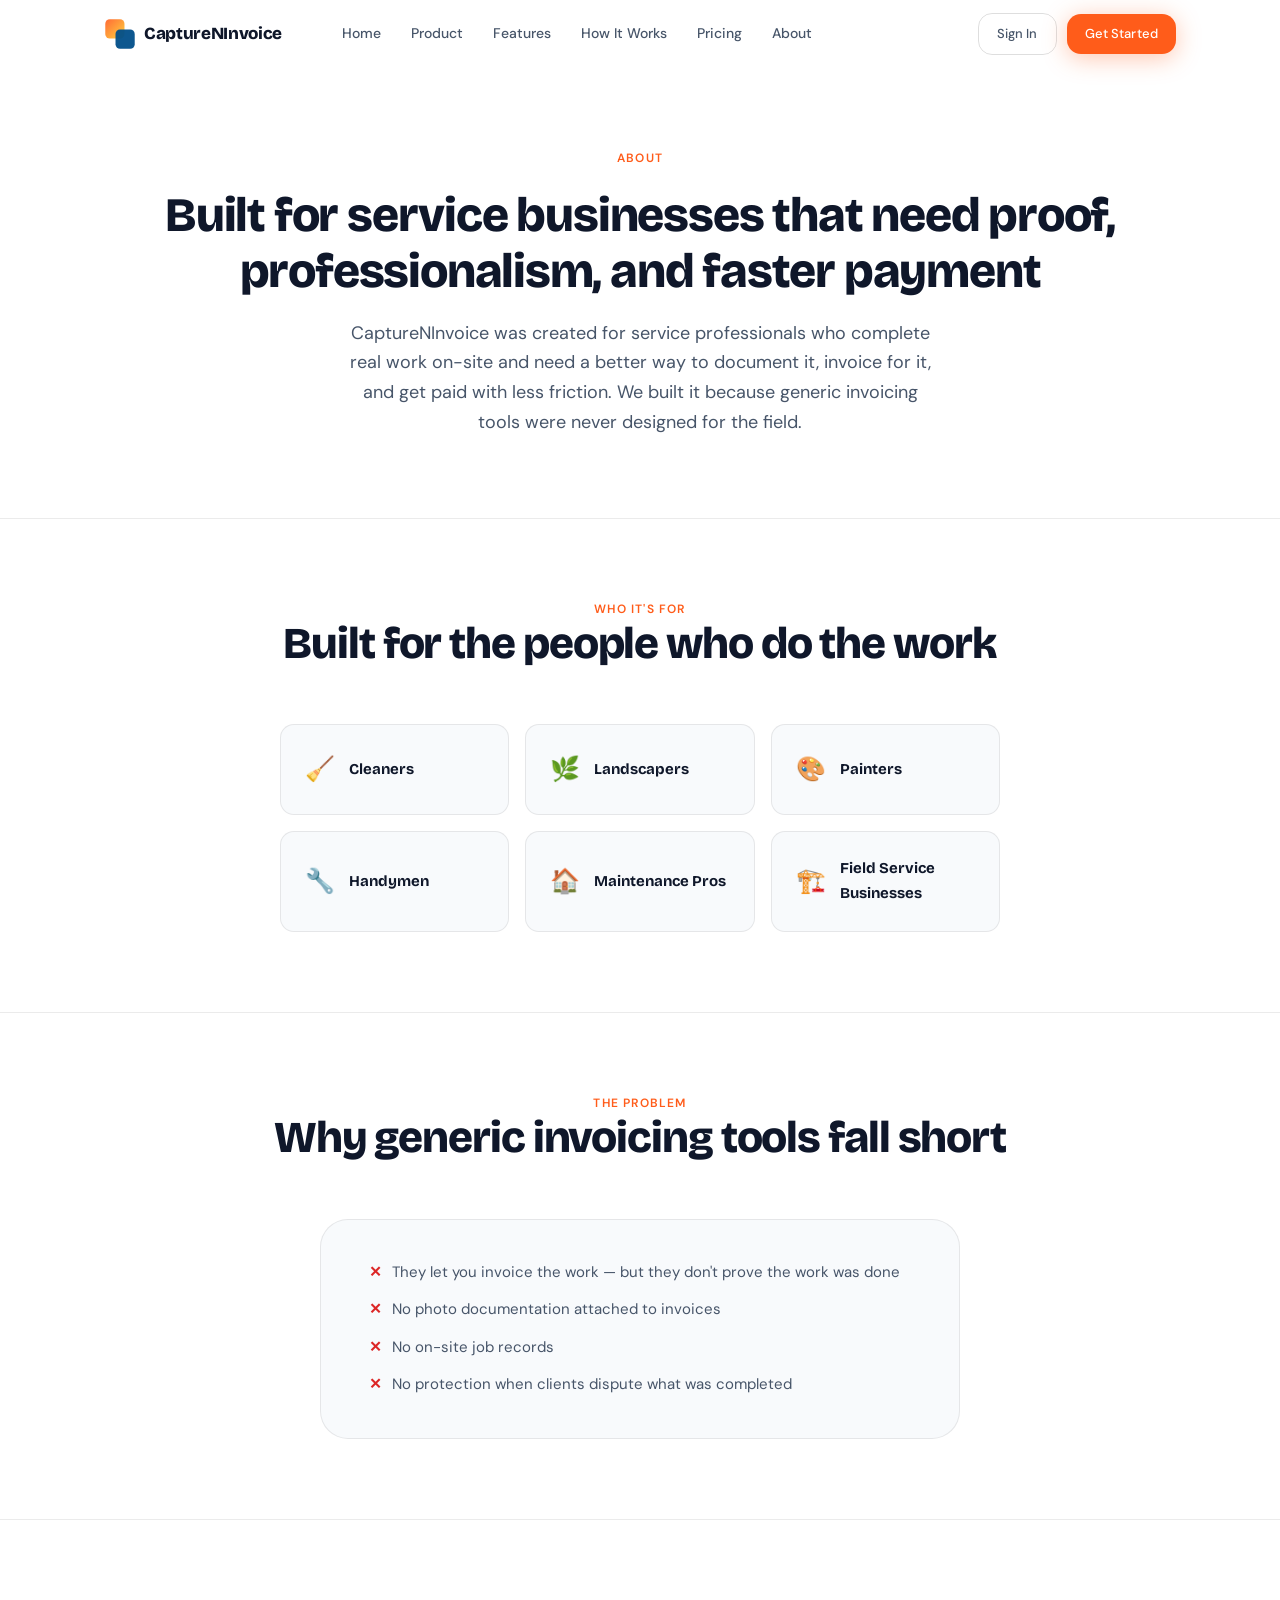
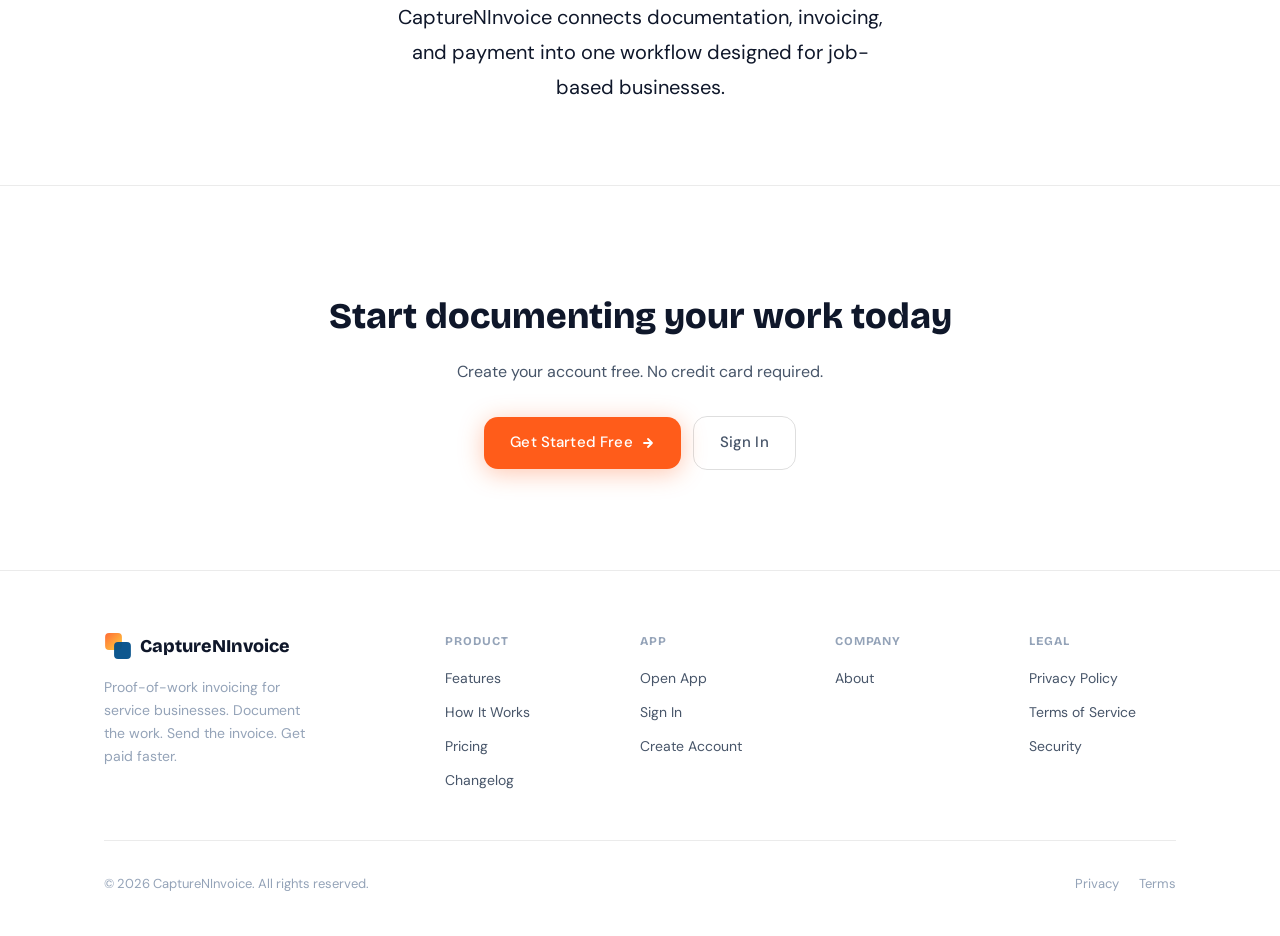
<file: about.html>
<!DOCTYPE html>
<html lang="en">
<head>
  <meta charset="UTF-8">
  <!-- Google tag (gtag.js) -->
  <script async src="https://www.googletagmanager.com/gtag/js?id=G-6WRXJRYEW0"></script>
  <script>
    window.dataLayer = window.dataLayer || [];
    function gtag(){dataLayer.push(arguments);}
    gtag('js', new Date());
    gtag('config', 'G-6WRXJRYEW0');
  </script>

  <!-- Microsoft Clarity — replace w63kt8lbat with your project ID from clarity.microsoft.com -->
  <script type="text/javascript">
    (function(c,l,a,r,i,t,y){
      c[a]=c[a]||function(){(c[a].q=c[a].q||[]).push(arguments)};
      t=l.createElement(r);t.async=1;t.src="https://www.clarity.ms/tag/"+i;
      y=l.getElementsByTagName(r)[0];y.parentNode.insertBefore(t,y);
    })(window, document, "clarity", "script", "w63kt8lbat");
  </script>

  <!-- Meta Pixel -->
  <script>
    !function(f,b,e,v,n,t,s){if(f.fbq)return;n=f.fbq=function(){n.callMethod?
    n.callMethod.apply(n,arguments):n.queue.push(arguments)};if(!f._fbq)f._fbq=n;
    n.push=n;n.loaded=!0;n.version='2.0';n.queue=[];t=b.createElement(e);t.async=!0;
    t.src=v;s=b.getElementsByTagName(e)[0];s.parentNode.insertBefore(t,s)}
    (window,document,'script','https://connect.facebook.net/en_US/fbevents.js');
    fbq('init','1247899967066319');
    fbq('track','PageView');
  </script>
  <noscript><img height="1" width="1" style="display:none"
    src="https://www.facebook.com/tr?id=1247899967066319&ev=PageView&noscript=1"/></noscript>
  <!-- End Meta Pixel -->
  <meta name="viewport" content="width=device-width, initial-scale=1.0">
  <title>About — CaptureNInvoice</title>
  <meta name="description" content="CaptureNInvoice was built for service professionals who complete real work on-site and need a better way to document it, invoice for it, and get paid faster.">
  <link rel="canonical" href="https://captureninvoice.com/about">
  <meta property="og:title" content="About — CaptureNInvoice">
  <meta property="og:description" content="CaptureNInvoice was built for service professionals who complete real work on-site and need a better way to document it, invoice for it, and get paid faster.">
  <meta property="og:type" content="website">
  <meta property="og:url" content="https://captureninvoice.com/about">
  <meta property="og:image" content="https://captureninvoice.com/assets/og-image.jpg">
  <meta property="og:image:width" content="1200">
  <meta property="og:image:height" content="630">
  <meta property="og:image:type" content="image/jpeg">
  <link rel="icon" type="image/svg+xml" href="/assets/favicon.svg">
  <link rel="apple-touch-icon" sizes="180x180" href="/assets/apple-touch-icon.png">
  <link rel="preconnect" href="https://fonts.googleapis.com">
  <link rel="preconnect" href="https://fonts.gstatic.com" crossorigin>
  <link href="https://fonts.googleapis.com/css2?family=Bricolage+Grotesque:opsz,wght@12..96,400;12..96,500;12..96,600;12..96,700;12..96,800&family=DM+Sans:ital,opsz,wght@0,9..40,300;0,9..40,400;0,9..40,500;0,9..40,600;0,9..40,700;1,9..40,400&display=swap" rel="stylesheet">
  <link rel="stylesheet" href="css/styles.css">

  <!-- Apollo Website Tracker -->
  <script>function initApollo(){var n=Math.random().toString(36).substring(7),o=document.createElement("script");
  o.src="https://assets.apollo.io/micro/website-tracker/tracker.iife.js?nocache="+n,o.async=!0,o.defer=!0,
  o.onload=function(){window.trackingFunctions.onLoad({appId:"69c6015f89aea8001ace8bae"})},
  document.head.appendChild(o)}initApollo();</script>
  <!-- End Apollo -->
</head>
<body>

  <nav class="nav" id="mainNav">
    <div class="nav__inner">
      <a href="/" class="nav__logo">
        <svg width="32" height="32" viewBox="0 0 50 50" fill="none" xmlns="http://www.w3.org/2000/svg" style="flex-shrink:0">
          <defs>
            <linearGradient id="navGrad" x1="0%" y1="0%" x2="100%" y2="100%">
              <stop offset="0%" style="stop-color:#FF6B35;stop-opacity:1"/>
              <stop offset="100%" style="stop-color:#FFD23F;stop-opacity:1"/>
            </linearGradient>
          </defs>
          <rect x="2" y="2" width="30" height="30" rx="7" fill="url(#navGrad)"/>
          <rect x="18" y="18" width="30" height="30" rx="7" fill="#004E89" opacity="0.95"/>
        </svg>
        CaptureNInvoice
      </a>
      <div class="nav__links">
        <a href="index.html">Home</a>
        <a href="product.html">Product</a>
        <a href="features.html">Features</a>
        <a href="how-it-works.html">How It Works</a>
        <a href="pricing.html">Pricing</a>
        <a href="about.html">About</a>
      </div>
      <div class="nav__actions">
        <a href="https://app.captureninvoice.com/login" class="btn btn--ghost btn--sm">Sign In</a>
        <a href="https://app.captureninvoice.com/register" class="btn btn--primary btn--sm">Get Started</a>
      </div>
      <button class="nav__hamburger" id="hamburger" aria-label="Menu" aria-expanded="false">
        <span></span><span></span><span></span>
      </button>
    </div>
  </nav>
  <div class="nav__mobile" id="mobileMenu">
    <a href="index.html">Home</a>
    <a href="product.html">Product</a>
    <a href="features.html">Features</a>
    <a href="how-it-works.html">How It Works</a>
    <a href="pricing.html">Pricing</a>
    <a href="about.html">About</a>
    <div class="nav__mobile-actions">
      <a href="https://app.captureninvoice.com/login" class="btn btn--ghost">Sign In</a>
      <a href="https://app.captureninvoice.com/register" class="btn btn--primary">Get Started →</a>
    </div>
  </div>

  <!-- ────────────────────── HERO ───────────────────────────────── -->
  <section class="page-hero">
    <div class="container">
      <div class="section-label reveal" style="margin:0 auto 20px">About</div>
      <h1 class="page-hero__title reveal" style="transition-delay:0.1s">Built for service businesses that need proof, professionalism, and faster payment</h1>
      <p class="page-hero__sub reveal" style="transition-delay:0.2s">CaptureNInvoice was created for service professionals who complete real work on-site and need a better way to document it, invoice for it, and get paid with less friction. We built it because generic invoicing tools were never designed for the field.</p>
    </div>
  </section>

  <!-- ────────────────────── AUDIENCE ──────────────────────────── -->
  <section class="page-section">
    <div class="container">
      <div class="page-section__head">
        <div class="section-label reveal">Who It's For</div>
        <h2 class="section-title reveal" style="transition-delay:0.1s">Built for the people who do the work</h2>
      </div>
      <div class="audience-grid">
        <div class="audience-card reveal">
          <div class="audience-card__icon">🧹</div>
          <div class="audience-card__name">Cleaners</div>
        </div>
        <div class="audience-card reveal" style="transition-delay:0.05s">
          <div class="audience-card__icon">🌿</div>
          <div class="audience-card__name">Landscapers</div>
        </div>
        <div class="audience-card reveal" style="transition-delay:0.1s">
          <div class="audience-card__icon">🎨</div>
          <div class="audience-card__name">Painters</div>
        </div>
        <div class="audience-card reveal" style="transition-delay:0.05s">
          <div class="audience-card__icon">🔧</div>
          <div class="audience-card__name">Handymen</div>
        </div>
        <div class="audience-card reveal" style="transition-delay:0.1s">
          <div class="audience-card__icon">🏠</div>
          <div class="audience-card__name">Maintenance Pros</div>
        </div>
        <div class="audience-card reveal" style="transition-delay:0.15s">
          <div class="audience-card__icon">🏗️</div>
          <div class="audience-card__name">Field Service Businesses</div>
        </div>
      </div>
    </div>
  </section>

  <!-- ────────────────────── WHY GENERIC TOOLS FALL SHORT ──────── -->
  <section class="page-section">
    <div class="container">
      <div class="page-section__head">
        <div class="section-label reveal">The Problem</div>
        <h2 class="section-title reveal" style="transition-delay:0.1s">Why generic invoicing tools fall short</h2>
      </div>
      <div class="info-box reveal">
        <ul class="info-box__list crosses">
          <li>They let you invoice the work — but they don't prove the work was done</li>
          <li>No photo documentation attached to invoices</li>
          <li>No on-site job records</li>
          <li>No protection when clients dispute what was completed</li>
        </ul>
      </div>
    </div>
  </section>

  <!-- ────────────────────── CLOSING ───────────────────────────── -->
  <section class="page-section">
    <div class="container">
      <div style="max-width:640px; margin:0 auto; text-align:center;">
        <p class="section-sub reveal" style="font-size:20px; color:var(--text);">CaptureNInvoice connects documentation, invoicing, and payment into one workflow designed for job-based businesses.</p>
      </div>
    </div>
  </section>

  <!-- ────────────────────── PAGE CTA ──────────────────────────── -->
  <section class="page-cta">
    <div class="container">
      <h2 class="page-cta__title reveal">Start documenting your work today</h2>
      <p class="page-cta__sub reveal" style="transition-delay:0.1s">Create your account free. No credit card required.</p>
      <div class="page-cta__actions reveal" style="transition-delay:0.2s">
        <a href="https://app.captureninvoice.com/register" class="btn btn--primary">
          Get Started Free
          <svg width="14" height="14" viewBox="0 0 14 14" fill="none"><path d="M3 7h8M7 3l4 4-4 4" stroke="currentColor" stroke-width="1.8" stroke-linecap="round" stroke-linejoin="round"/></svg>
        </a>
        <a href="https://app.captureninvoice.com/login" class="btn btn--ghost">Sign In</a>
      </div>
    </div>
  </section>

  <footer class="footer">
    <div class="container">
      <div class="footer__top">
        <div class="footer__brand">
          <div class="footer__logo">
            <svg width="28" height="28" viewBox="0 0 50 50" fill="none" xmlns="http://www.w3.org/2000/svg" style="flex-shrink:0">
              <defs>
                <linearGradient id="footGrad" x1="0%" y1="0%" x2="100%" y2="100%">
                  <stop offset="0%" style="stop-color:#FF6B35;stop-opacity:1"/>
                  <stop offset="100%" style="stop-color:#FFD23F;stop-opacity:1"/>
                </linearGradient>
              </defs>
              <rect x="2" y="2" width="30" height="30" rx="7" fill="url(#footGrad)"/>
              <rect x="18" y="18" width="30" height="30" rx="7" fill="#004E89" opacity="0.95"/>
            </svg>
            CaptureNInvoice
          </div>
          <p class="footer__tagline">Proof-of-work invoicing for service businesses. Document the work. Send the invoice. Get paid faster.</p>
        </div>
        <div>
          <div class="footer__col-title">Product</div>
          <div class="footer__links">
            <a href="features.html">Features</a>
            <a href="how-it-works.html">How It Works</a>
            <a href="pricing.html">Pricing</a>
            <a href="#">Changelog</a>
          </div>
        </div>
        <div>
          <div class="footer__col-title">App</div>
          <div class="footer__links">
            <a href="https://app.captureninvoice.com/login">Open App</a>
            <a href="https://app.captureninvoice.com/login">Sign In</a>
            <a href="https://app.captureninvoice.com/register">Create Account</a>
          </div>
        </div>
        <div>
          <div class="footer__col-title">Company</div>
          <div class="footer__links">
            <a href="about.html">About</a>
          </div>
        </div>
        <div>
          <div class="footer__col-title">Legal</div>
          <div class="footer__links">
            <a href="privacy.html">Privacy Policy</a>
            <a href="terms.html">Terms of Service</a>
            <a href="security.html">Security</a>
          </div>
        </div>
      </div>
      <div class="footer__bottom">
        <div class="footer__copy">© 2026 CaptureNInvoice. All rights reserved.</div>
        <div class="footer__legal">
          <a href="privacy.html">Privacy</a>
          <a href="terms.html">Terms</a>
        </div>
      </div>
    </div>
  </footer>

  <script src="js/nav.js"></script>
  <script>
    const revealObserver = new IntersectionObserver((entries) => {
      entries.forEach(entry => {
        if (entry.isIntersecting) {
          entry.target.classList.add('visible');
          revealObserver.unobserve(entry.target);
        }
      });
    }, { threshold: 0.1, rootMargin: '0px 0px -40px 0px' });
    document.querySelectorAll('.reveal').forEach(el => revealObserver.observe(el));
  </script>

</body>
</html>
</file>
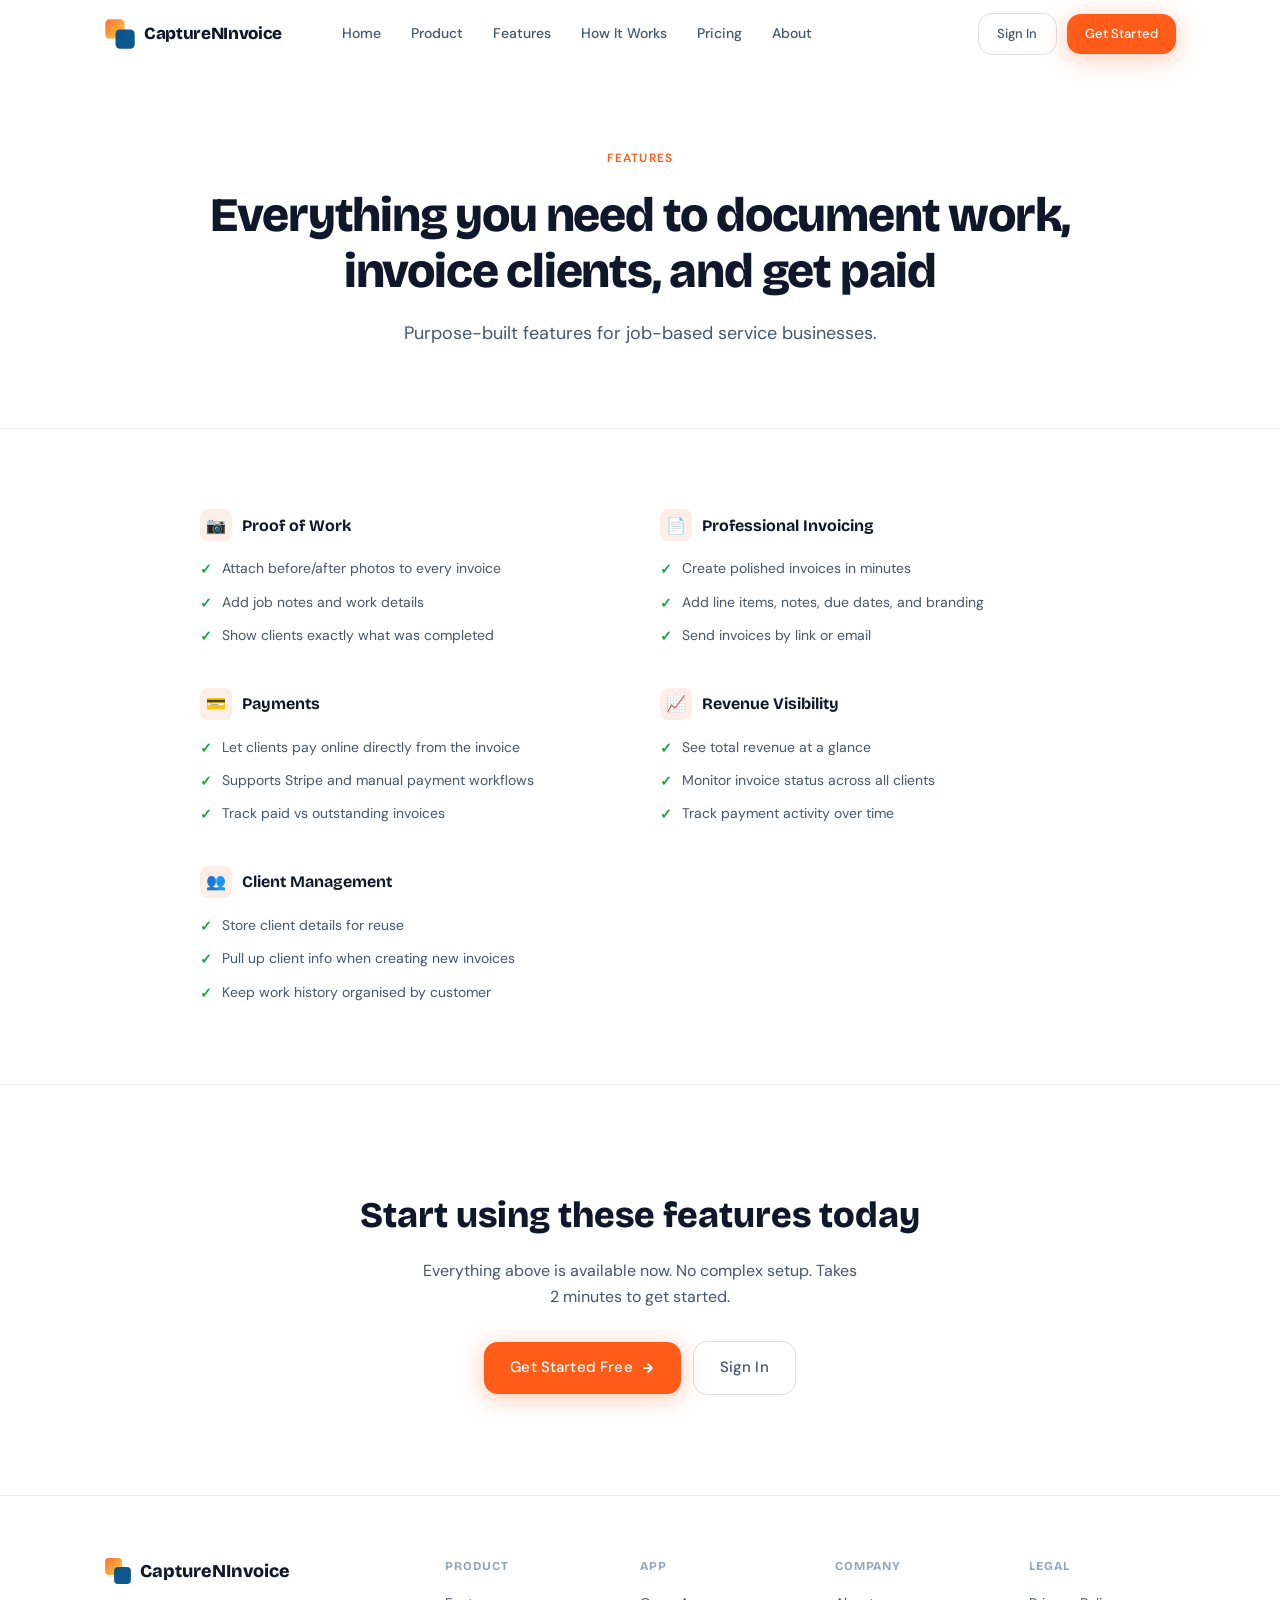
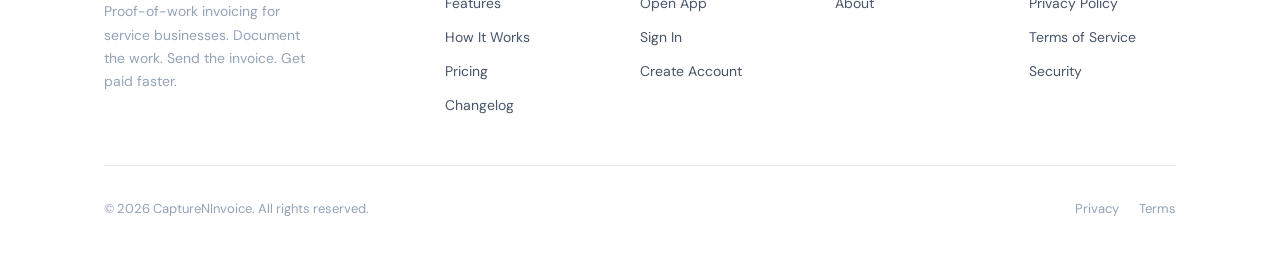
<file: features.html>
<!DOCTYPE html>
<html lang="en">
<head>
  <meta charset="UTF-8">
  <!-- Google tag (gtag.js) -->
  <script async src="https://www.googletagmanager.com/gtag/js?id=G-6WRXJRYEW0"></script>
  <script>
    window.dataLayer = window.dataLayer || [];
    function gtag(){dataLayer.push(arguments);}
    gtag('js', new Date());
    gtag('config', 'G-6WRXJRYEW0');
  </script>

  <!-- Microsoft Clarity — replace w63kt8lbat with your project ID from clarity.microsoft.com -->
  <script type="text/javascript">
    (function(c,l,a,r,i,t,y){
      c[a]=c[a]||function(){(c[a].q=c[a].q||[]).push(arguments)};
      t=l.createElement(r);t.async=1;t.src="https://www.clarity.ms/tag/"+i;
      y=l.getElementsByTagName(r)[0];y.parentNode.insertBefore(t,y);
    })(window, document, "clarity", "script", "w63kt8lbat");
  </script>

  <!-- Meta Pixel -->
  <script>
    !function(f,b,e,v,n,t,s){if(f.fbq)return;n=f.fbq=function(){n.callMethod?
    n.callMethod.apply(n,arguments):n.queue.push(arguments)};if(!f._fbq)f._fbq=n;
    n.push=n;n.loaded=!0;n.version='2.0';n.queue=[];t=b.createElement(e);t.async=!0;
    t.src=v;s=b.getElementsByTagName(e)[0];s.parentNode.insertBefore(t,s)}
    (window,document,'script','https://connect.facebook.net/en_US/fbevents.js');
    fbq('init','1247899967066319');
    fbq('track','PageView');
  </script>
  <noscript><img height="1" width="1" style="display:none"
    src="https://www.facebook.com/tr?id=1247899967066319&ev=PageView&noscript=1"/></noscript>
  <!-- End Meta Pixel -->
  <meta name="viewport" content="width=device-width, initial-scale=1.0">
  <title>Features — CaptureNInvoice</title>
  <meta name="description" content="See all CaptureNInvoice features: proof-of-work photo invoicing, online payments, revenue tracking, and client management for service businesses.">
  <link rel="canonical" href="https://captureninvoice.com/features">
  <meta property="og:title" content="Features — CaptureNInvoice">
  <meta property="og:description" content="See all CaptureNInvoice features: proof-of-work photo invoicing, online payments, revenue tracking, and client management for service businesses.">
  <meta property="og:type" content="website">
  <meta property="og:url" content="https://captureninvoice.com/features">
  <meta property="og:image" content="https://captureninvoice.com/assets/og-image.jpg">
  <meta property="og:image:width" content="1200">
  <meta property="og:image:height" content="630">
  <meta property="og:image:type" content="image/jpeg">
  <link rel="icon" type="image/svg+xml" href="/assets/favicon.svg">
  <link rel="apple-touch-icon" sizes="180x180" href="/assets/apple-touch-icon.png">
  <link rel="preconnect" href="https://fonts.googleapis.com">
  <link rel="preconnect" href="https://fonts.gstatic.com" crossorigin>
  <link href="https://fonts.googleapis.com/css2?family=Bricolage+Grotesque:opsz,wght@12..96,400;12..96,500;12..96,600;12..96,700;12..96,800&family=DM+Sans:ital,opsz,wght@0,9..40,300;0,9..40,400;0,9..40,500;0,9..40,600;0,9..40,700;1,9..40,400&display=swap" rel="stylesheet">
  <link rel="stylesheet" href="css/styles.css">

  <!-- Apollo Website Tracker -->
  <script>function initApollo(){var n=Math.random().toString(36).substring(7),o=document.createElement("script");
  o.src="https://assets.apollo.io/micro/website-tracker/tracker.iife.js?nocache="+n,o.async=!0,o.defer=!0,
  o.onload=function(){window.trackingFunctions.onLoad({appId:"69c6015f89aea8001ace8bae"})},
  document.head.appendChild(o)}initApollo();</script>
  <!-- End Apollo -->
</head>
<body>

  <!-- ────────────────────── NAV ────────────────────────────────── -->
  <nav class="nav" id="mainNav">
    <div class="nav__inner">
      <a href="/" class="nav__logo">
        <svg width="32" height="32" viewBox="0 0 50 50" fill="none" xmlns="http://www.w3.org/2000/svg" style="flex-shrink:0">
          <defs>
            <linearGradient id="navGrad" x1="0%" y1="0%" x2="100%" y2="100%">
              <stop offset="0%" style="stop-color:#FF6B35;stop-opacity:1"/>
              <stop offset="100%" style="stop-color:#FFD23F;stop-opacity:1"/>
            </linearGradient>
          </defs>
          <rect x="2" y="2" width="30" height="30" rx="7" fill="url(#navGrad)"/>
          <rect x="18" y="18" width="30" height="30" rx="7" fill="#004E89" opacity="0.95"/>
        </svg>
        CaptureNInvoice
      </a>
      <div class="nav__links">
        <a href="index.html">Home</a>
        <a href="product.html">Product</a>
        <a href="features.html">Features</a>
        <a href="how-it-works.html">How It Works</a>
        <a href="pricing.html">Pricing</a>
        <a href="about.html">About</a>
      </div>
      <div class="nav__actions">
        <a href="https://app.captureninvoice.com/login" class="btn btn--ghost btn--sm">Sign In</a>
        <a href="https://app.captureninvoice.com/register" class="btn btn--primary btn--sm">Get Started</a>
      </div>
      <button class="nav__hamburger" id="hamburger" aria-label="Menu" aria-expanded="false">
        <span></span><span></span><span></span>
      </button>
    </div>
  </nav>

  <!-- Mobile nav -->
  <div class="nav__mobile" id="mobileMenu">
    <a href="index.html">Home</a>
    <a href="product.html">Product</a>
    <a href="features.html">Features</a>
    <a href="how-it-works.html">How It Works</a>
    <a href="pricing.html">Pricing</a>
    <a href="about.html">About</a>
    <div class="nav__mobile-actions">
      <a href="https://app.captureninvoice.com/login" class="btn btn--ghost">Sign In</a>
      <a href="https://app.captureninvoice.com/register" class="btn btn--primary">Get Started →</a>
    </div>
  </div>

  <!-- ────────────────────── HERO ───────────────────────────────── -->
  <section class="page-hero">
    <div class="container">
      <div class="section-label reveal" style="margin:0 auto 20px">Features</div>
      <h1 class="page-hero__title reveal" style="transition-delay:0.1s">Everything you need to document work,<br>invoice clients, and get paid</h1>
      <p class="page-hero__sub reveal" style="transition-delay:0.2s">Purpose-built features for job-based service businesses.</p>
    </div>
  </section>

  <!-- ────────────────────── FEATURE GROUPS ────────────────────── -->
  <section class="page-section">
    <div class="container">
      <div class="feat-groups">

        <div class="feat-group reveal">
          <div class="feat-group__title">
            <div class="feat-group__title-icon">📷</div>
            Proof of Work
          </div>
          <ul class="feat-group__list">
            <li>Attach before/after photos to every invoice</li>
            <li>Add job notes and work details</li>
            <li>Show clients exactly what was completed</li>
          </ul>
        </div>

        <div class="feat-group reveal" style="transition-delay:0.08s">
          <div class="feat-group__title">
            <div class="feat-group__title-icon">📄</div>
            Professional Invoicing
          </div>
          <ul class="feat-group__list">
            <li>Create polished invoices in minutes</li>
            <li>Add line items, notes, due dates, and branding</li>
            <li>Send invoices by link or email</li>
          </ul>
        </div>

        <div class="feat-group reveal" style="transition-delay:0.16s">
          <div class="feat-group__title">
            <div class="feat-group__title-icon">💳</div>
            Payments
          </div>
          <ul class="feat-group__list">
            <li>Let clients pay online directly from the invoice</li>
            <li>Supports Stripe and manual payment workflows</li>
            <li>Track paid vs outstanding invoices</li>
          </ul>
        </div>

        <div class="feat-group reveal" style="transition-delay:0.08s">
          <div class="feat-group__title">
            <div class="feat-group__title-icon">📈</div>
            Revenue Visibility
          </div>
          <ul class="feat-group__list">
            <li>See total revenue at a glance</li>
            <li>Monitor invoice status across all clients</li>
            <li>Track payment activity over time</li>
          </ul>
        </div>

        <div class="feat-group reveal" style="transition-delay:0.16s">
          <div class="feat-group__title">
            <div class="feat-group__title-icon">👥</div>
            Client Management
          </div>
          <ul class="feat-group__list">
            <li>Store client details for reuse</li>
            <li>Pull up client info when creating new invoices</li>
            <li>Keep work history organised by customer</li>
          </ul>
        </div>

      </div>
    </div>
  </section>

  <!-- ────────────────────── PAGE CTA ──────────────────────────── -->
  <section class="page-cta">
    <div class="container">
      <h2 class="page-cta__title reveal">Start using these features today</h2>
      <p class="page-cta__sub reveal" style="transition-delay:0.1s">Everything above is available now. No complex setup. Takes 2 minutes to get started.</p>
      <div class="page-cta__actions reveal" style="transition-delay:0.2s">
        <a href="https://app.captureninvoice.com/register" class="btn btn--primary">
          Get Started Free
          <svg width="14" height="14" viewBox="0 0 14 14" fill="none"><path d="M3 7h8M7 3l4 4-4 4" stroke="currentColor" stroke-width="1.8" stroke-linecap="round" stroke-linejoin="round"/></svg>
        </a>
        <a href="https://app.captureninvoice.com/login" class="btn btn--ghost">Sign In</a>
      </div>
    </div>
  </section>

  <!-- ────────────────────── FOOTER ─────────────────────────────── -->
  <footer class="footer">
    <div class="container">
      <div class="footer__top">
        <div class="footer__brand">
          <div class="footer__logo">
            <svg width="28" height="28" viewBox="0 0 50 50" fill="none" xmlns="http://www.w3.org/2000/svg" style="flex-shrink:0">
              <defs>
                <linearGradient id="footGrad" x1="0%" y1="0%" x2="100%" y2="100%">
                  <stop offset="0%" style="stop-color:#FF6B35;stop-opacity:1"/>
                  <stop offset="100%" style="stop-color:#FFD23F;stop-opacity:1"/>
                </linearGradient>
              </defs>
              <rect x="2" y="2" width="30" height="30" rx="7" fill="url(#footGrad)"/>
              <rect x="18" y="18" width="30" height="30" rx="7" fill="#004E89" opacity="0.95"/>
            </svg>
            CaptureNInvoice
          </div>
          <p class="footer__tagline">Proof-of-work invoicing for service businesses. Document the work. Send the invoice. Get paid faster.</p>
        </div>
        <div>
          <div class="footer__col-title">Product</div>
          <div class="footer__links">
            <a href="features.html">Features</a>
            <a href="how-it-works.html">How It Works</a>
            <a href="pricing.html">Pricing</a>
            <a href="#">Changelog</a>
          </div>
        </div>
        <div>
          <div class="footer__col-title">App</div>
          <div class="footer__links">
            <a href="https://app.captureninvoice.com/login">Open App</a>
            <a href="https://app.captureninvoice.com/login">Sign In</a>
            <a href="https://app.captureninvoice.com/register">Create Account</a>
          </div>
        </div>
        <div>
          <div class="footer__col-title">Company</div>
          <div class="footer__links">
            <a href="about.html">About</a>
          </div>
        </div>
        <div>
          <div class="footer__col-title">Legal</div>
          <div class="footer__links">
            <a href="privacy.html">Privacy Policy</a>
            <a href="terms.html">Terms of Service</a>
            <a href="security.html">Security</a>
          </div>
        </div>
      </div>
      <div class="footer__bottom">
        <div class="footer__copy">© 2026 CaptureNInvoice. All rights reserved.</div>
        <div class="footer__legal">
          <a href="privacy.html">Privacy</a>
          <a href="terms.html">Terms</a>
        </div>
      </div>
    </div>
  </footer>

  <script src="js/nav.js"></script>
  <script>
    const revealObserver = new IntersectionObserver((entries) => {
      entries.forEach(entry => {
        if (entry.isIntersecting) {
          entry.target.classList.add('visible');
          revealObserver.unobserve(entry.target);
        }
      });
    }, { threshold: 0.1, rootMargin: '0px 0px -40px 0px' });
    document.querySelectorAll('.reveal').forEach(el => revealObserver.observe(el));
  </script>

</body>
</html>
</file>
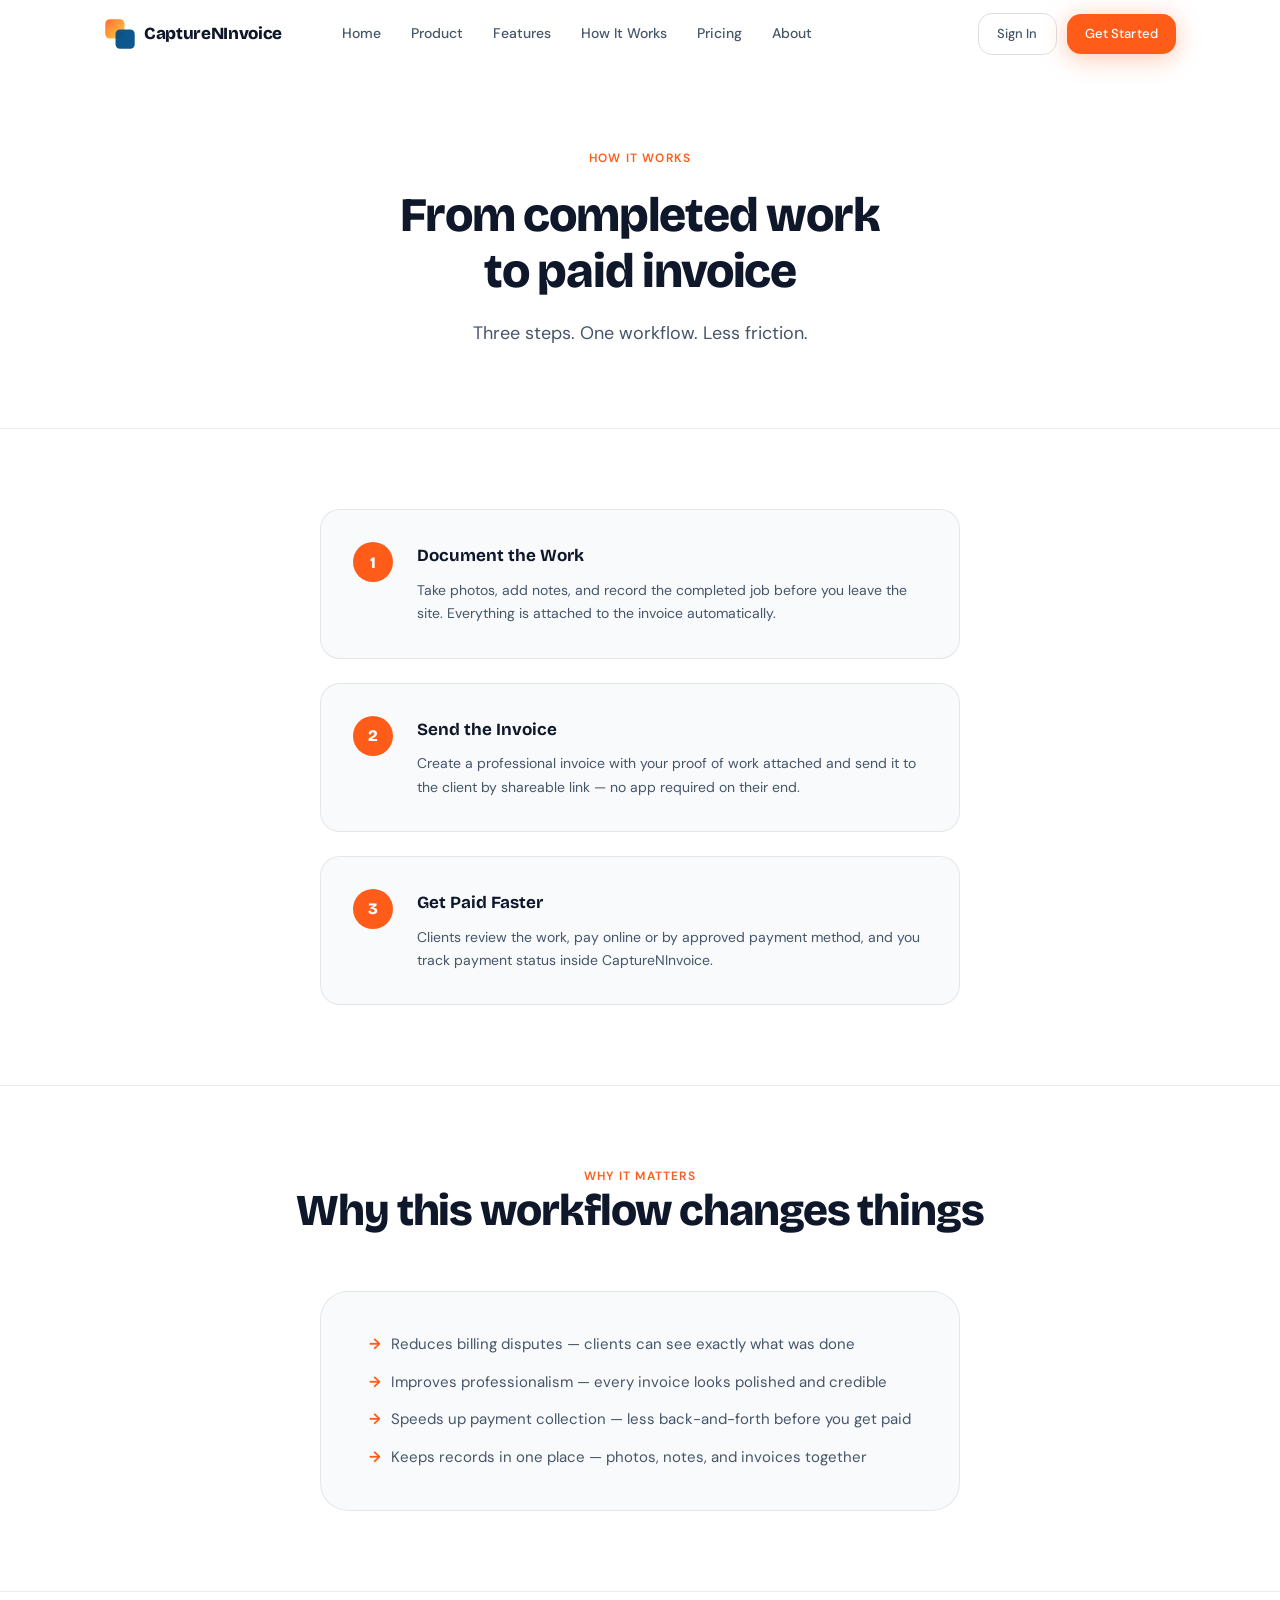
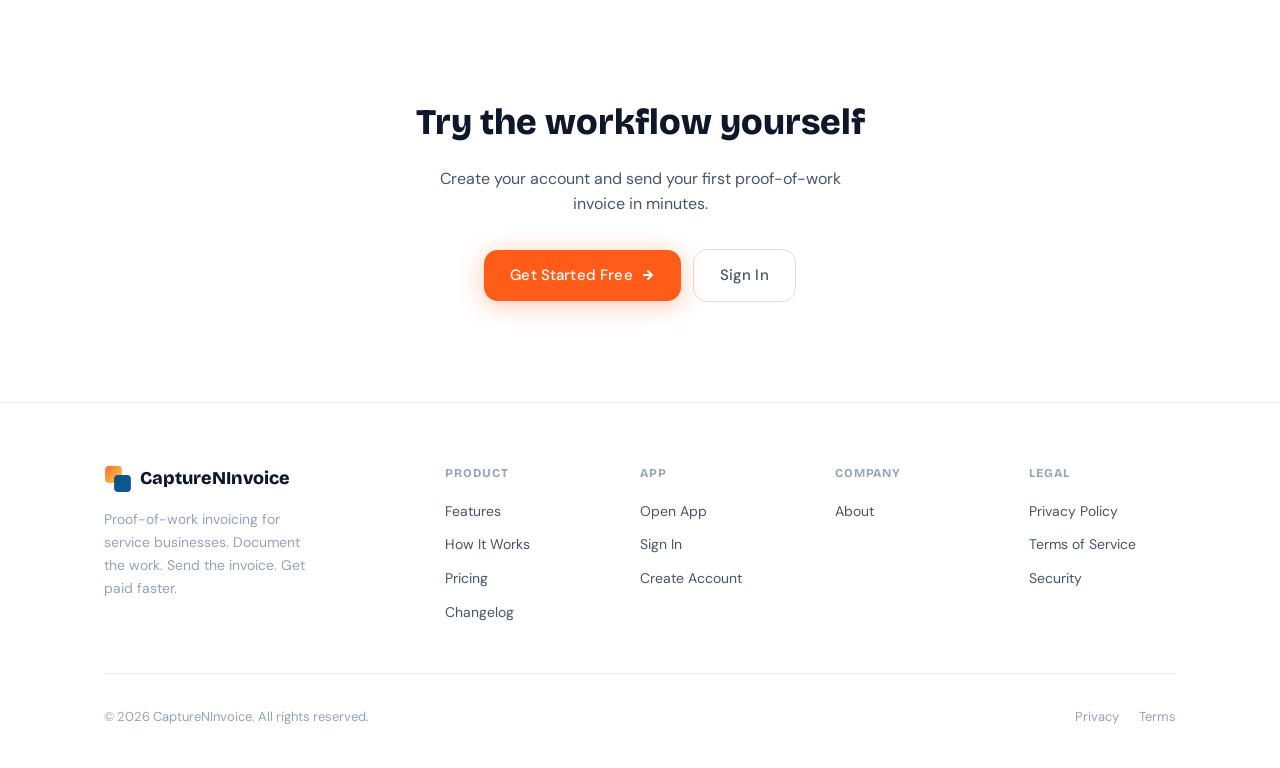
<file: how-it-works.html>
<!DOCTYPE html>
<html lang="en">
<head>
  <meta charset="UTF-8">
  <!-- Google tag (gtag.js) -->
  <script async src="https://www.googletagmanager.com/gtag/js?id=G-6WRXJRYEW0"></script>
  <script>
    window.dataLayer = window.dataLayer || [];
    function gtag(){dataLayer.push(arguments);}
    gtag('js', new Date());
    gtag('config', 'G-6WRXJRYEW0');
  </script>

  <!-- Microsoft Clarity — replace w63kt8lbat with your project ID from clarity.microsoft.com -->
  <script type="text/javascript">
    (function(c,l,a,r,i,t,y){
      c[a]=c[a]||function(){(c[a].q=c[a].q||[]).push(arguments)};
      t=l.createElement(r);t.async=1;t.src="https://www.clarity.ms/tag/"+i;
      y=l.getElementsByTagName(r)[0];y.parentNode.insertBefore(t,y);
    })(window, document, "clarity", "script", "w63kt8lbat");
  </script>

  <!-- Meta Pixel -->
  <script>
    !function(f,b,e,v,n,t,s){if(f.fbq)return;n=f.fbq=function(){n.callMethod?
    n.callMethod.apply(n,arguments):n.queue.push(arguments)};if(!f._fbq)f._fbq=n;
    n.push=n;n.loaded=!0;n.version='2.0';n.queue=[];t=b.createElement(e);t.async=!0;
    t.src=v;s=b.getElementsByTagName(e)[0];s.parentNode.insertBefore(t,s)}
    (window,document,'script','https://connect.facebook.net/en_US/fbevents.js');
    fbq('init','1247899967066319');
    fbq('track','PageView');
  </script>
  <noscript><img height="1" width="1" style="display:none"
    src="https://www.facebook.com/tr?id=1247899967066319&ev=PageView&noscript=1"/></noscript>
  <!-- End Meta Pixel -->
  <meta name="viewport" content="width=device-width, initial-scale=1.0">
  <title>How It Works — CaptureNInvoice</title>
  <meta name="description" content="See how CaptureNInvoice works: document the job, send a proof-of-work invoice, and get paid faster in three simple steps.">
  <link rel="canonical" href="https://captureninvoice.com/how-it-works">
  <meta property="og:title" content="How It Works — CaptureNInvoice">
  <meta property="og:description" content="See how CaptureNInvoice works: document the job, send a proof-of-work invoice, and get paid faster in three simple steps.">
  <meta property="og:type" content="website">
  <meta property="og:url" content="https://captureninvoice.com/how-it-works">
  <meta property="og:image" content="https://captureninvoice.com/assets/og-image.jpg">
  <meta property="og:image:width" content="1200">
  <meta property="og:image:height" content="630">
  <meta property="og:image:type" content="image/jpeg">
  <link rel="icon" type="image/svg+xml" href="/assets/favicon.svg">
  <link rel="apple-touch-icon" sizes="180x180" href="/assets/apple-touch-icon.png">
  <link rel="preconnect" href="https://fonts.googleapis.com">
  <link rel="preconnect" href="https://fonts.gstatic.com" crossorigin>
  <link href="https://fonts.googleapis.com/css2?family=Bricolage+Grotesque:opsz,wght@12..96,400;12..96,500;12..96,600;12..96,700;12..96,800&family=DM+Sans:ital,opsz,wght@0,9..40,300;0,9..40,400;0,9..40,500;0,9..40,600;0,9..40,700;1,9..40,400&display=swap" rel="stylesheet">
  <link rel="stylesheet" href="css/styles.css">

  <!-- Apollo Website Tracker -->
  <script>function initApollo(){var n=Math.random().toString(36).substring(7),o=document.createElement("script");
  o.src="https://assets.apollo.io/micro/website-tracker/tracker.iife.js?nocache="+n,o.async=!0,o.defer=!0,
  o.onload=function(){window.trackingFunctions.onLoad({appId:"69c6015f89aea8001ace8bae"})},
  document.head.appendChild(o)}initApollo();</script>
  <!-- End Apollo -->
</head>
<body>

  <!-- ────────────────────── NAV ────────────────────────────────── -->
<nav class="nav" id="mainNav">
  <div class="nav__inner">
    <a href="/" class="nav__logo">
      <svg width="32" height="32" viewBox="0 0 50 50" fill="none" xmlns="http://www.w3.org/2000/svg" style="flex-shrink:0">
        <defs>
          <linearGradient id="navGrad" x1="0%" y1="0%" x2="100%" y2="100%">
            <stop offset="0%" style="stop-color:#FF6B35;stop-opacity:1"/>
            <stop offset="100%" style="stop-color:#FFD23F;stop-opacity:1"/>
          </linearGradient>
        </defs>
        <rect x="2" y="2" width="30" height="30" rx="7" fill="url(#navGrad)"/>
        <rect x="18" y="18" width="30" height="30" rx="7" fill="#004E89" opacity="0.95"/>
      </svg>
      CaptureNInvoice
    </a>
    <div class="nav__links">
        <a href="index.html">Home</a>
      <a href="product.html">Product</a>
      <a href="features.html">Features</a>
      <a href="how-it-works.html">How It Works</a>
      <a href="pricing.html">Pricing</a>
      <a href="about.html">About</a>
    </div>
    <div class="nav__actions">
      <a href="https://app.captureninvoice.com/login" class="btn btn--ghost btn--sm">Sign In</a>
      <a href="https://app.captureninvoice.com/register" class="btn btn--primary btn--sm">Get Started</a>
    </div>
    <button class="nav__hamburger" id="hamburger" aria-label="Menu" aria-expanded="false">
      <span></span><span></span><span></span>
    </button>
  </div>
</nav>
<div class="nav__mobile" id="mobileMenu">
    <a href="index.html">Home</a>
  <a href="product.html">Product</a>
  <a href="features.html">Features</a>
  <a href="how-it-works.html">How It Works</a>
  <a href="pricing.html">Pricing</a>
  <a href="about.html">About</a>
  <div class="nav__mobile-actions">
    <a href="https://app.captureninvoice.com/login" class="btn btn--ghost">Sign In</a>
    <a href="https://app.captureninvoice.com/register" class="btn btn--primary">Get Started →</a>
  </div>
</div>

  <!-- ────────────────────── HERO ───────────────────────────────── -->
  <section class="page-hero">
    <div class="container">
      <div class="section-label reveal" style="margin:0 auto 20px">How It Works</div>
      <h1 class="page-hero__title reveal" style="transition-delay:0.1s">From completed work<br>to paid invoice</h1>
      <p class="page-hero__sub reveal" style="transition-delay:0.2s">Three steps. One workflow. Less friction.</p>
    </div>
  </section>

  <!-- ────────────────────── STEPS ─────────────────────────────── -->
  <section class="page-section">
    <div class="container">
      <div class="step-flow">

        <div class="step-item reveal">
          <div class="step-num">1</div>
          <div class="step-body">
            <div class="step-body__title">Document the Work</div>
            <div class="step-body__desc">Take photos, add notes, and record the completed job before you leave the site. Everything is attached to the invoice automatically.</div>
          </div>
        </div>

        <div class="step-item reveal" style="transition-delay:0.1s">
          <div class="step-num">2</div>
          <div class="step-body">
            <div class="step-body__title">Send the Invoice</div>
            <div class="step-body__desc">Create a professional invoice with your proof of work attached and send it to the client by shareable link — no app required on their end.</div>
          </div>
        </div>

        <div class="step-item reveal" style="transition-delay:0.2s">
          <div class="step-num">3</div>
          <div class="step-body">
            <div class="step-body__title">Get Paid Faster</div>
            <div class="step-body__desc">Clients review the work, pay online or by approved payment method, and you track payment status inside CaptureNInvoice.</div>
          </div>
        </div>

      </div>
    </div>
  </section>

  <!-- ────────────────────── WHY THIS MATTERS ──────────────────── -->
  <section class="page-section">
    <div class="container">
      <div class="page-section__head">
        <div class="section-label reveal">Why It Matters</div>
        <h2 class="section-title reveal" style="transition-delay:0.1s">Why this workflow changes things</h2>
      </div>
      <div class="info-box reveal">
        <ul class="info-box__list checks">
          <li>Reduces billing disputes — clients can see exactly what was done</li>
          <li>Improves professionalism — every invoice looks polished and credible</li>
          <li>Speeds up payment collection — less back-and-forth before you get paid</li>
          <li>Keeps records in one place — photos, notes, and invoices together</li>
        </ul>
      </div>
    </div>
  </section>

  <!-- ────────────────────── PAGE CTA ──────────────────────────── -->
  <section class="page-cta">
    <div class="container">
      <h2 class="page-cta__title reveal">Try the workflow yourself</h2>
      <p class="page-cta__sub reveal" style="transition-delay:0.1s">Create your account and send your first proof-of-work invoice in minutes.</p>
      <div class="page-cta__actions reveal" style="transition-delay:0.2s">
        <a href="https://app.captureninvoice.com/register" class="btn btn--primary">
          Get Started Free
          <svg width="14" height="14" viewBox="0 0 14 14" fill="none"><path d="M3 7h8M7 3l4 4-4 4" stroke="currentColor" stroke-width="1.8" stroke-linecap="round" stroke-linejoin="round"/></svg>
        </a>
        <a href="https://app.captureninvoice.com/login" class="btn btn--ghost">Sign In</a>
      </div>
    </div>
  </section>

  <footer class="footer">
  <div class="container">
    <div class="footer__top">
      <div class="footer__brand">
        <div class="footer__logo">
          <svg width="28" height="28" viewBox="0 0 50 50" fill="none" xmlns="http://www.w3.org/2000/svg" style="flex-shrink:0">
            <defs>
              <linearGradient id="footGrad" x1="0%" y1="0%" x2="100%" y2="100%">
                <stop offset="0%" style="stop-color:#FF6B35;stop-opacity:1"/>
                <stop offset="100%" style="stop-color:#FFD23F;stop-opacity:1"/>
              </linearGradient>
            </defs>
            <rect x="2" y="2" width="30" height="30" rx="7" fill="url(#footGrad)"/>
            <rect x="18" y="18" width="30" height="30" rx="7" fill="#004E89" opacity="0.95"/>
          </svg>
          CaptureNInvoice
        </div>
        <p class="footer__tagline">Proof-of-work invoicing for service businesses. Document the work. Send the invoice. Get paid faster.</p>
      </div>
      <div>
        <div class="footer__col-title">Product</div>
        <div class="footer__links">
          <a href="features.html">Features</a>
          <a href="how-it-works.html">How It Works</a>
          <a href="pricing.html">Pricing</a>
          <a href="#">Changelog</a>
        </div>
      </div>
      <div>
        <div class="footer__col-title">App</div>
        <div class="footer__links">
          <a href="https://app.captureninvoice.com/login">Open App</a>
          <a href="https://app.captureninvoice.com/login">Sign In</a>
          <a href="https://app.captureninvoice.com/register">Create Account</a>
        </div>
      </div>
      <div>
        <div class="footer__col-title">Company</div>
        <div class="footer__links">
          <a href="about.html">About</a>
        </div>
      </div>
      <div>
        <div class="footer__col-title">Legal</div>
        <div class="footer__links">
          <a href="privacy.html">Privacy Policy</a>
          <a href="terms.html">Terms of Service</a>
          <a href="security.html">Security</a>
        </div>
      </div>
    </div>
    <div class="footer__bottom">
      <div class="footer__copy">© 2026 CaptureNInvoice. All rights reserved.</div>
      <div class="footer__legal">
        <a href="privacy.html">Privacy</a>
        <a href="terms.html">Terms</a>
      </div>
    </div>
  </div>
</footer>

  <script src="js/nav.js"></script>
<script>
  const revealObserver = new IntersectionObserver((entries) => {
    entries.forEach(entry => {
      if (entry.isIntersecting) {
        entry.target.classList.add('visible');
        revealObserver.unobserve(entry.target);
      }
    });
  }, { threshold: 0.1, rootMargin: '0px 0px -40px 0px' });
  document.querySelectorAll('.reveal').forEach(el => revealObserver.observe(el));
</script>

</body>
</html>
</file>
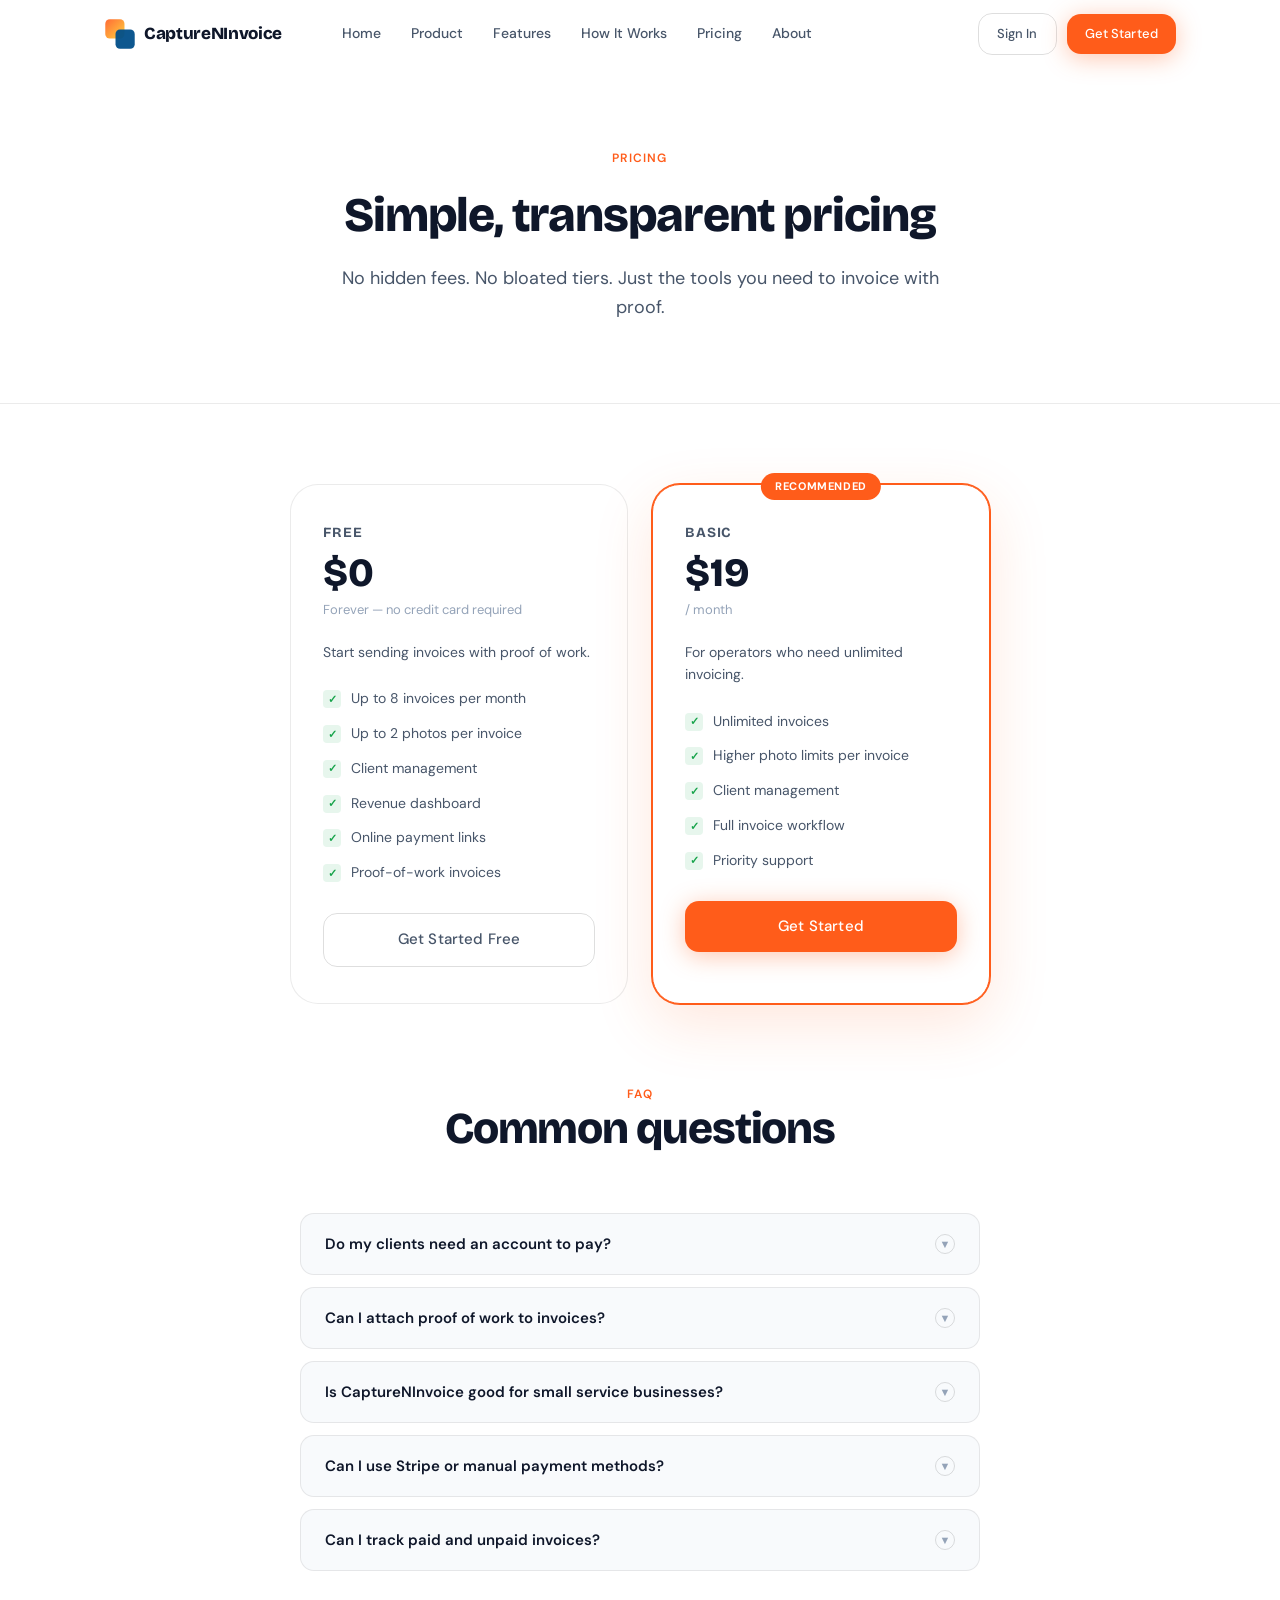
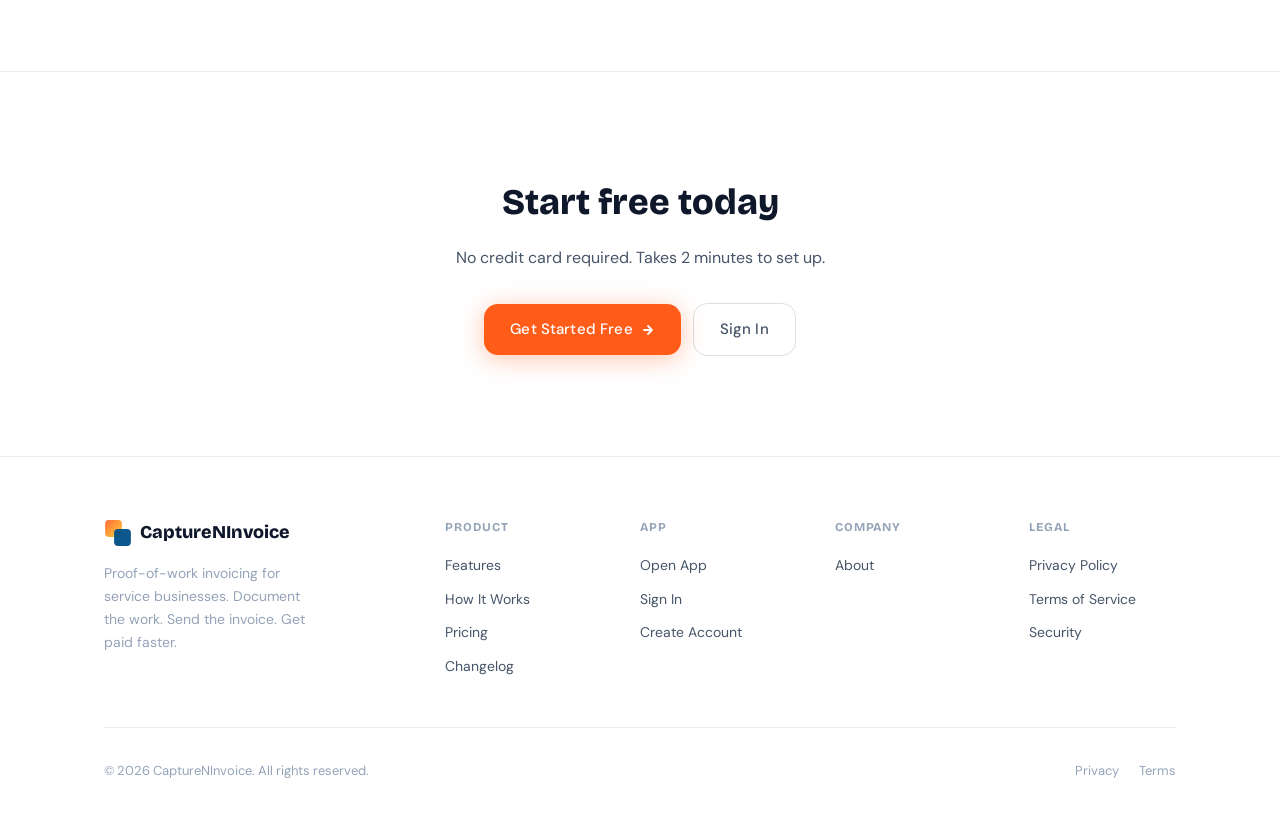
<file: pricing.html>
<!DOCTYPE html>
<html lang="en">
<head>
  <meta charset="UTF-8">
  <!-- Google tag (gtag.js) -->
  <script async src="https://www.googletagmanager.com/gtag/js?id=G-6WRXJRYEW0"></script>
  <script>
    window.dataLayer = window.dataLayer || [];
    function gtag(){dataLayer.push(arguments);}
    gtag('js', new Date());
    gtag('config', 'G-6WRXJRYEW0');
  </script>

  <!-- Microsoft Clarity — replace w63kt8lbat with your project ID from clarity.microsoft.com -->
  <script type="text/javascript">
    (function(c,l,a,r,i,t,y){
      c[a]=c[a]||function(){(c[a].q=c[a].q||[]).push(arguments)};
      t=l.createElement(r);t.async=1;t.src="https://www.clarity.ms/tag/"+i;
      y=l.getElementsByTagName(r)[0];y.parentNode.insertBefore(t,y);
    })(window, document, "clarity", "script", "w63kt8lbat");
  </script>

  <!-- Meta Pixel -->
  <script>
    !function(f,b,e,v,n,t,s){if(f.fbq)return;n=f.fbq=function(){n.callMethod?
    n.callMethod.apply(n,arguments):n.queue.push(arguments)};if(!f._fbq)f._fbq=n;
    n.push=n;n.loaded=!0;n.version='2.0';n.queue=[];t=b.createElement(e);t.async=!0;
    t.src=v;s=b.getElementsByTagName(e)[0];s.parentNode.insertBefore(t,s)}
    (window,document,'script','https://connect.facebook.net/en_US/fbevents.js');
    fbq('init','1247899967066319');
    fbq('track','PageView');
  </script>
  <noscript><img height="1" width="1" style="display:none"
    src="https://www.facebook.com/tr?id=1247899967066319&ev=PageView&noscript=1"/></noscript>
  <!-- End Meta Pixel -->
  <meta name="viewport" content="width=device-width, initial-scale=1.0">
  <title>Pricing — CaptureNInvoice</title>
  <meta name="description" content="Simple, transparent pricing for service businesses. Start free or upgrade for more control and workflow tools.">
  <link rel="canonical" href="https://captureninvoice.com/pricing">
  <meta property="og:title" content="Pricing — CaptureNInvoice">
  <meta property="og:description" content="Simple, transparent pricing for service businesses. Start free or upgrade for more control and workflow tools.">
  <meta property="og:type" content="website">
  <meta property="og:url" content="https://captureninvoice.com/pricing">
  <meta property="og:image" content="https://captureninvoice.com/assets/og-image.jpg">
  <meta property="og:image:width" content="1200">
  <meta property="og:image:height" content="630">
  <meta property="og:image:type" content="image/jpeg">
  <link rel="icon" type="image/svg+xml" href="/assets/favicon.svg">
  <link rel="apple-touch-icon" sizes="180x180" href="/assets/apple-touch-icon.png">
  <link rel="preconnect" href="https://fonts.googleapis.com">
  <link rel="preconnect" href="https://fonts.gstatic.com" crossorigin>
  <link href="https://fonts.googleapis.com/css2?family=Bricolage+Grotesque:opsz,wght@12..96,400;12..96,500;12..96,600;12..96,700;12..96,800&family=DM+Sans:ital,opsz,wght@0,9..40,300;0,9..40,400;0,9..40,500;0,9..40,600;0,9..40,700;1,9..40,400&display=swap" rel="stylesheet">
  <link rel="stylesheet" href="css/styles.css">

  <!-- Apollo Website Tracker -->
  <script>function initApollo(){var n=Math.random().toString(36).substring(7),o=document.createElement("script");
  o.src="https://assets.apollo.io/micro/website-tracker/tracker.iife.js?nocache="+n,o.async=!0,o.defer=!0,
  o.onload=function(){window.trackingFunctions.onLoad({appId:"69c6015f89aea8001ace8bae"})},
  document.head.appendChild(o)}initApollo();</script>
  <!-- End Apollo -->
</head>
<body>

  <!-- ────────────────────── NAV ────────────────────────────────── -->
  <nav class="nav" id="mainNav">
    <div class="nav__inner">
      <a href="/" class="nav__logo">
        <svg width="32" height="32" viewBox="0 0 50 50" fill="none" xmlns="http://www.w3.org/2000/svg" style="flex-shrink:0">
          <defs>
            <linearGradient id="navGrad" x1="0%" y1="0%" x2="100%" y2="100%">
              <stop offset="0%" style="stop-color:#FF6B35;stop-opacity:1"/>
              <stop offset="100%" style="stop-color:#FFD23F;stop-opacity:1"/>
            </linearGradient>
          </defs>
          <rect x="2" y="2" width="30" height="30" rx="7" fill="url(#navGrad)"/>
          <rect x="18" y="18" width="30" height="30" rx="7" fill="#004E89" opacity="0.95"/>
        </svg>
        CaptureNInvoice
      </a>
      <div class="nav__links">
        <a href="index.html">Home</a>
        <a href="product.html">Product</a>
        <a href="features.html">Features</a>
        <a href="how-it-works.html">How It Works</a>
        <a href="pricing.html">Pricing</a>
        <a href="about.html">About</a>
      </div>
      <div class="nav__actions">
        <a href="https://app.captureninvoice.com/login" class="btn btn--ghost btn--sm">Sign In</a>
        <a href="https://app.captureninvoice.com/register" class="btn btn--primary btn--sm">Get Started</a>
      </div>
      <button class="nav__hamburger" id="hamburger" aria-label="Menu" aria-expanded="false">
        <span></span><span></span><span></span>
      </button>
    </div>
  </nav>
  <div class="nav__mobile" id="mobileMenu">
    <a href="index.html">Home</a>
    <a href="product.html">Product</a>
    <a href="features.html">Features</a>
    <a href="how-it-works.html">How It Works</a>
    <a href="pricing.html">Pricing</a>
    <a href="about.html">About</a>
    <div class="nav__mobile-actions">
      <a href="https://app.captureninvoice.com/login" class="btn btn--ghost">Sign In</a>
      <a href="https://app.captureninvoice.com/register" class="btn btn--primary">Get Started →</a>
    </div>
  </div>

  <!-- ────────────────────── HERO ───────────────────────────────── -->
  <section class="page-hero">
    <div class="container">
      <div class="section-label reveal" style="margin:0 auto 20px">Pricing</div>
      <h1 class="page-hero__title reveal" style="transition-delay:0.1s">Simple, transparent pricing</h1>
      <p class="page-hero__sub reveal" style="transition-delay:0.2s">No hidden fees. No bloated tiers. Just the tools you need to invoice with proof.</p>
    </div>
  </section>

  <!-- ────────────────────── PLANS ─────────────────────────────── -->
  <section class="page-section">
    <div class="container">
      <div class="pricing__grid" style="max-width:700px; margin:0 auto">

        <div class="plan-card reveal">
          <div class="plan-card__name">Free</div>
          <div class="plan-card__price">$0</div>
          <div class="plan-card__period">Forever — no credit card required</div>
          <div class="plan-card__desc">Start sending invoices with proof of work.</div>
          <div class="plan-card__features">
            <div class="plan-feat">Up to 8 invoices per month</div>
            <div class="plan-feat">Up to 2 photos per invoice</div>
            <div class="plan-feat">Client management</div>
            <div class="plan-feat">Revenue dashboard</div>
            <div class="plan-feat">Online payment links</div>
            <div class="plan-feat">Proof-of-work invoices</div>
          </div>
          <a href="https://app.captureninvoice.com/register" class="btn btn--ghost" style="width:100%;justify-content:center">Get Started Free</a>
        </div>

        <div class="plan-card plan-card--featured reveal" style="transition-delay:0.1s">
          <div class="plan-card__popular">Recommended</div>
          <div class="plan-card__name">Basic</div>
          <div class="plan-card__price">$19</div>
          <div class="plan-card__period">/ month</div>
          <div class="plan-card__desc">For operators who need unlimited invoicing.</div>
          <div class="plan-card__features">
            <div class="plan-feat">Unlimited invoices</div>
            <div class="plan-feat">Higher photo limits per invoice</div>
            <div class="plan-feat">Client management</div>
            <div class="plan-feat">Full invoice workflow</div>
            <div class="plan-feat">Priority support</div>
          </div>
          <a href="https://app.captureninvoice.com/register" class="btn btn--primary" style="width:100%;justify-content:center">Get Started</a>
        </div>

      </div>
    </div>
  </section>

  <!-- ────────────────────── FAQ ────────────────────────────────── -->
  <section class="faq" style="padding-top:0">
    <div class="container">
      <div class="faq__head">
        <div class="section-label reveal">FAQ</div>
        <h2 class="section-title reveal" style="transition-delay:0.1s">Common questions</h2>
      </div>
      <div class="faq__list">

        <div class="faq-item reveal">
          <button class="faq-item__q">
            Do my clients need an account to pay?
            <div class="faq-item__arrow">▼</div>
          </button>
          <div class="faq-item__a">
            <div class="faq-item__a-inner">No. Clients receive a payment link and can pay directly — no account, no sign-up, no friction. They open the link, see your work, and pay.</div>
          </div>
        </div>

        <div class="faq-item reveal" style="transition-delay:0.05s">
          <button class="faq-item__q">
            Can I attach proof of work to invoices?
            <div class="faq-item__arrow">▼</div>
          </button>
          <div class="faq-item__a">
            <div class="faq-item__a-inner">Yes — that's the core of CaptureNInvoice. You can attach before/after photos, work logs, and job notes directly to each invoice. Clients see your proof when they open the payment link.</div>
          </div>
        </div>

        <div class="faq-item reveal" style="transition-delay:0.1s">
          <button class="faq-item__q">
            Is CaptureNInvoice good for small service businesses?
            <div class="faq-item__arrow">▼</div>
          </button>
          <div class="faq-item__a">
            <div class="faq-item__a-inner">Yes. It's designed specifically for solo operators and small teams in the trades — cleaners, landscapers, painters, handymen, and similar businesses.</div>
          </div>
        </div>

        <div class="faq-item reveal" style="transition-delay:0.15s">
          <button class="faq-item__q">
            Can I use Stripe or manual payment methods?
            <div class="faq-item__arrow">▼</div>
          </button>
          <div class="faq-item__a">
            <div class="faq-item__a-inner">Yes. CaptureNInvoice supports online payment collection via Stripe as well as manual payment workflows for clients who prefer to pay by other means.</div>
          </div>
        </div>

        <div class="faq-item reveal" style="transition-delay:0.2s">
          <button class="faq-item__q">
            Can I track paid and unpaid invoices?
            <div class="faq-item__arrow">▼</div>
          </button>
          <div class="faq-item__a">
            <div class="faq-item__a-inner">Yes. The revenue dashboard shows paid invoices, outstanding amounts, and your total earnings — so you always know where you stand.</div>
          </div>
        </div>

      </div>
    </div>
  </section>

  <!-- ────────────────────── PAGE CTA ──────────────────────────── -->
  <section class="page-cta">
    <div class="container">
      <h2 class="page-cta__title reveal">Start free today</h2>
      <p class="page-cta__sub reveal" style="transition-delay:0.1s">No credit card required. Takes 2 minutes to set up.</p>
      <div class="page-cta__actions reveal" style="transition-delay:0.2s">
        <a href="https://app.captureninvoice.com/register" class="btn btn--primary">
          Get Started Free
          <svg width="14" height="14" viewBox="0 0 14 14" fill="none"><path d="M3 7h8M7 3l4 4-4 4" stroke="currentColor" stroke-width="1.8" stroke-linecap="round" stroke-linejoin="round"/></svg>
        </a>
        <a href="https://app.captureninvoice.com/login" class="btn btn--ghost">Sign In</a>
      </div>
    </div>
  </section>

  <footer class="footer">
    <div class="container">
      <div class="footer__top">
        <div class="footer__brand">
          <div class="footer__logo">
            <svg width="28" height="28" viewBox="0 0 50 50" fill="none" xmlns="http://www.w3.org/2000/svg" style="flex-shrink:0">
              <defs>
                <linearGradient id="footGrad" x1="0%" y1="0%" x2="100%" y2="100%">
                  <stop offset="0%" style="stop-color:#FF6B35;stop-opacity:1"/>
                  <stop offset="100%" style="stop-color:#FFD23F;stop-opacity:1"/>
                </linearGradient>
              </defs>
              <rect x="2" y="2" width="30" height="30" rx="7" fill="url(#footGrad)"/>
              <rect x="18" y="18" width="30" height="30" rx="7" fill="#004E89" opacity="0.95"/>
            </svg>
            CaptureNInvoice
          </div>
          <p class="footer__tagline">Proof-of-work invoicing for service businesses. Document the work. Send the invoice. Get paid faster.</p>
        </div>
        <div>
          <div class="footer__col-title">Product</div>
          <div class="footer__links">
            <a href="features.html">Features</a>
            <a href="how-it-works.html">How It Works</a>
            <a href="pricing.html">Pricing</a>
            <a href="#">Changelog</a>
          </div>
        </div>
        <div>
          <div class="footer__col-title">App</div>
          <div class="footer__links">
            <a href="https://app.captureninvoice.com/login">Open App</a>
            <a href="https://app.captureninvoice.com/login">Sign In</a>
            <a href="https://app.captureninvoice.com/register">Create Account</a>
          </div>
        </div>
        <div>
          <div class="footer__col-title">Company</div>
          <div class="footer__links">
            <a href="about.html">About</a>
          </div>
        </div>
        <div>
          <div class="footer__col-title">Legal</div>
          <div class="footer__links">
            <a href="privacy.html">Privacy Policy</a>
            <a href="terms.html">Terms of Service</a>
            <a href="security.html">Security</a>
          </div>
        </div>
      </div>
      <div class="footer__bottom">
        <div class="footer__copy">© 2026 CaptureNInvoice. All rights reserved.</div>
        <div class="footer__legal">
          <a href="privacy.html">Privacy</a>
          <a href="terms.html">Terms</a>
        </div>
      </div>
    </div>
  </footer>

  <script src="js/nav.js"></script>
  <script>
    const revealObserver = new IntersectionObserver((entries) => {
      entries.forEach(entry => {
        if (entry.isIntersecting) {
          entry.target.classList.add('visible');
          revealObserver.unobserve(entry.target);
        }
      });
    }, { threshold: 0.1, rootMargin: '0px 0px -40px 0px' });
    document.querySelectorAll('.reveal').forEach(el => revealObserver.observe(el));

    document.querySelectorAll('.faq-item__q').forEach(btn => {
      btn.addEventListener('click', () => {
        const item = btn.closest('.faq-item');
        const isOpen = item.classList.contains('open');
        document.querySelectorAll('.faq-item').forEach(i => i.classList.remove('open'));
        if (!isOpen) item.classList.add('open');
      });
    });
  </script>

</body>
</html>
</file>
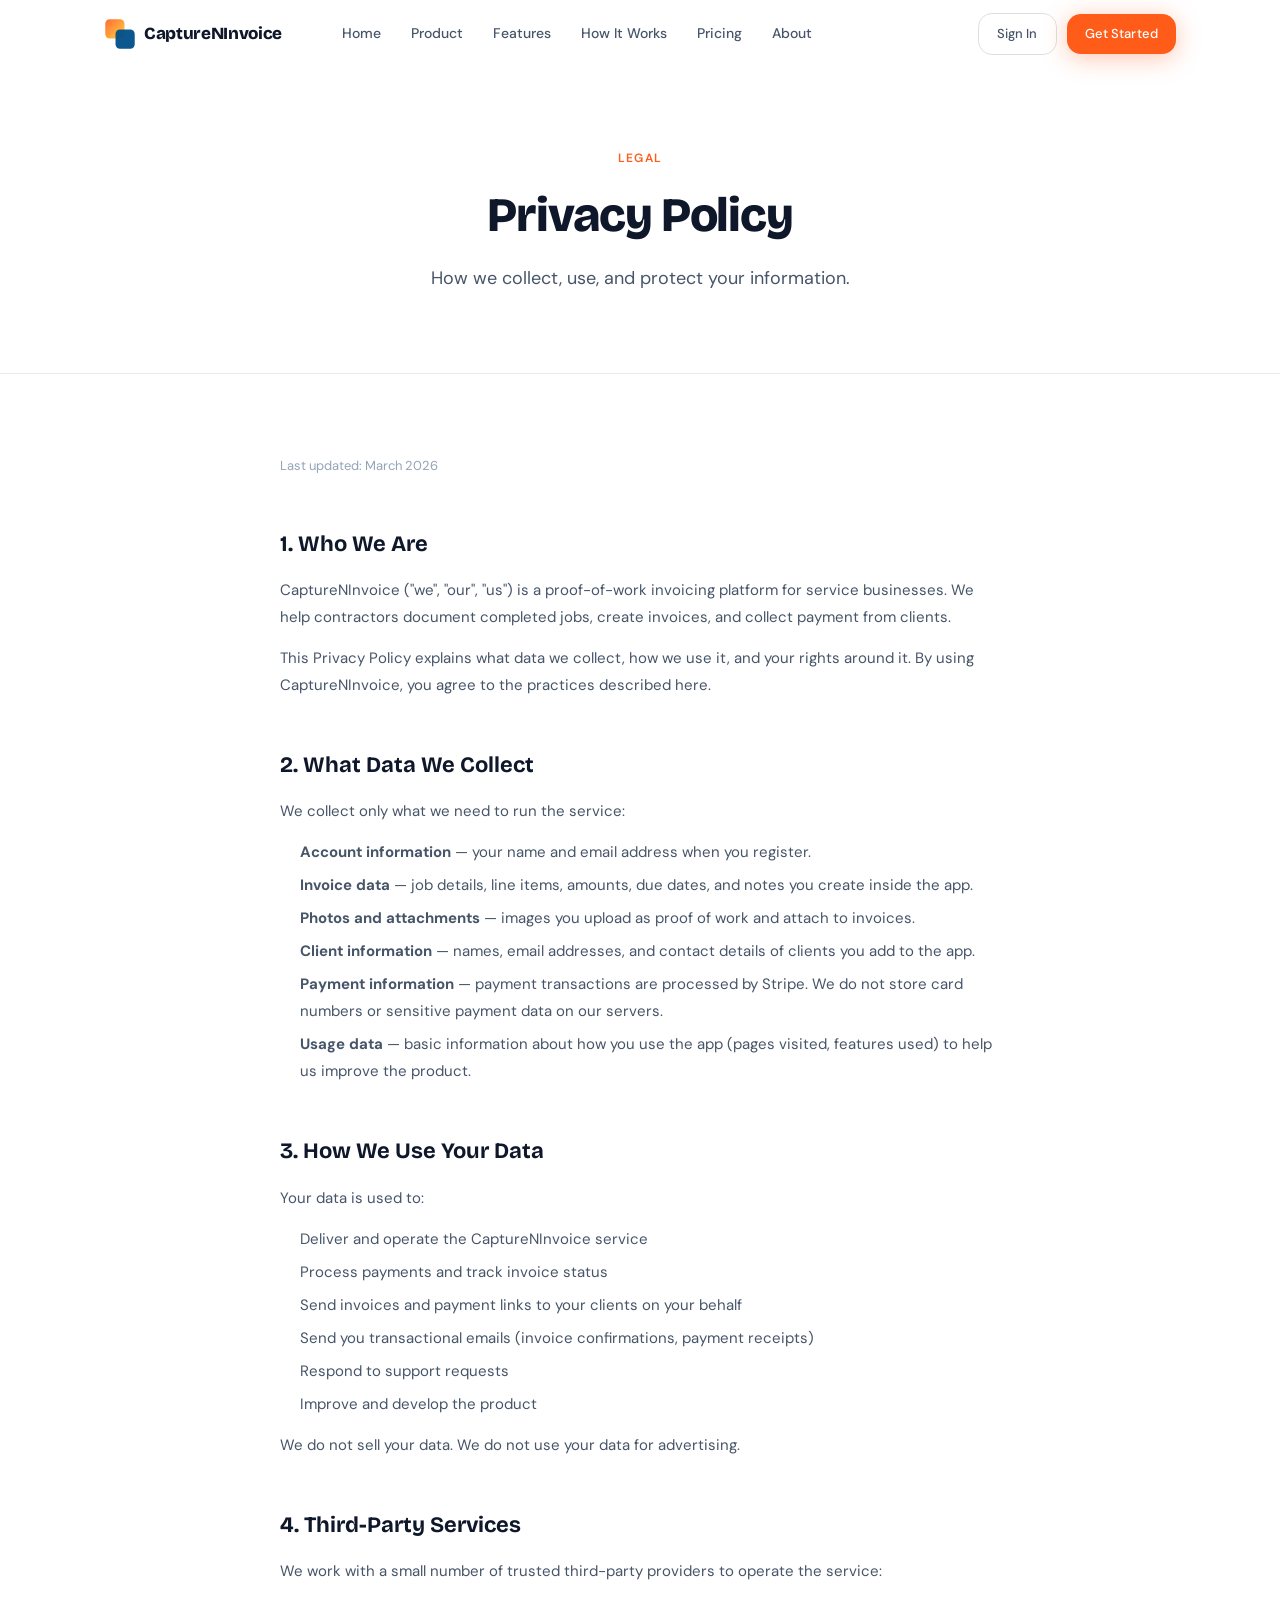
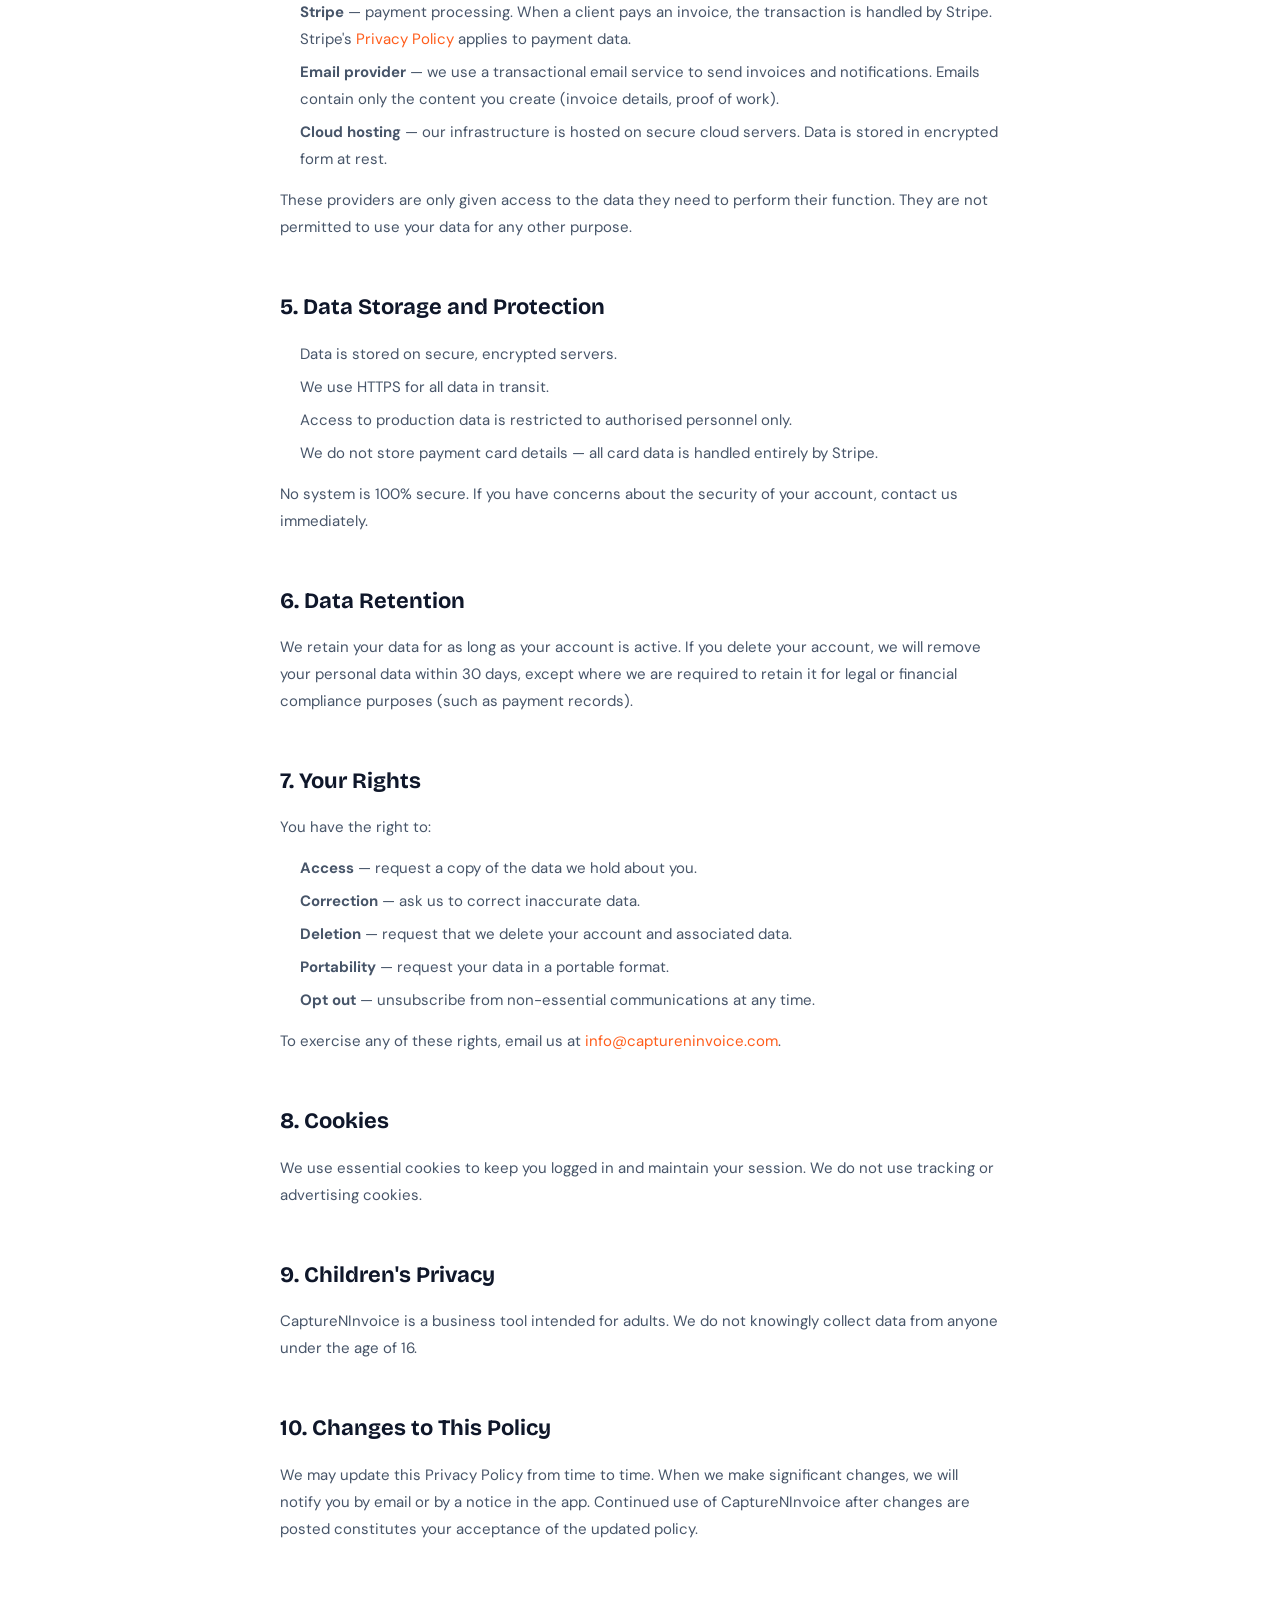
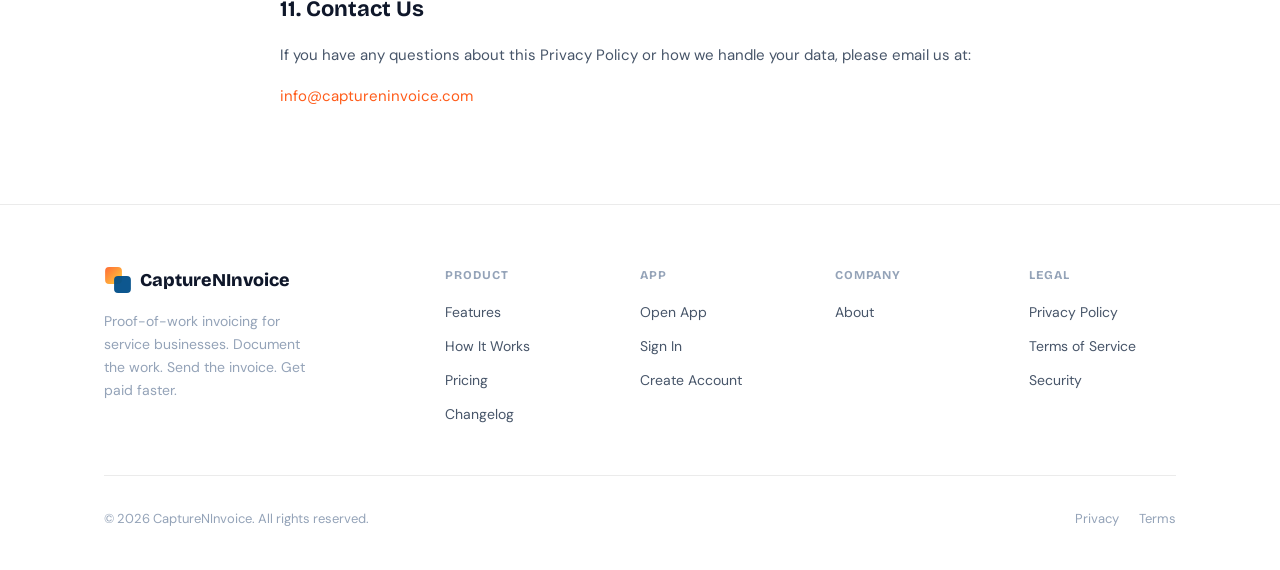
<file: privacy.html>
<!DOCTYPE html>
<html lang="en">
<head>
  <meta charset="UTF-8">
  <!-- Google tag (gtag.js) -->
  <script async src="https://www.googletagmanager.com/gtag/js?id=G-6WRXJRYEW0"></script>
  <script>
    window.dataLayer = window.dataLayer || [];
    function gtag(){dataLayer.push(arguments);}
    gtag('js', new Date());
    gtag('config', 'G-6WRXJRYEW0');
  </script>

  <!-- Microsoft Clarity — replace w63kt8lbat with your project ID from clarity.microsoft.com -->
  <script type="text/javascript">
    (function(c,l,a,r,i,t,y){
      c[a]=c[a]||function(){(c[a].q=c[a].q||[]).push(arguments)};
      t=l.createElement(r);t.async=1;t.src="https://www.clarity.ms/tag/"+i;
      y=l.getElementsByTagName(r)[0];y.parentNode.insertBefore(t,y);
    })(window, document, "clarity", "script", "w63kt8lbat");
  </script>

  <!-- Meta Pixel -->
  <script>
    !function(f,b,e,v,n,t,s){if(f.fbq)return;n=f.fbq=function(){n.callMethod?
    n.callMethod.apply(n,arguments):n.queue.push(arguments)};if(!f._fbq)f._fbq=n;
    n.push=n;n.loaded=!0;n.version='2.0';n.queue=[];t=b.createElement(e);t.async=!0;
    t.src=v;s=b.getElementsByTagName(e)[0];s.parentNode.insertBefore(t,s)}
    (window,document,'script','https://connect.facebook.net/en_US/fbevents.js');
    fbq('init','1247899967066319');
    fbq('track','PageView');
  </script>
  <noscript><img height="1" width="1" style="display:none"
    src="https://www.facebook.com/tr?id=1247899967066319&ev=PageView&noscript=1"/></noscript>
  <!-- End Meta Pixel -->
  <meta name="viewport" content="width=device-width, initial-scale=1.0">
  <title>Privacy Policy — CaptureNInvoice</title>
  <meta name="description" content="CaptureNInvoice Privacy Policy. Learn how we collect, use, and protect your data.">
  <link rel="canonical" href="https://captureninvoice.com/privacy">
  <meta property="og:title" content="Privacy Policy — CaptureNInvoice">
  <meta property="og:description" content="CaptureNInvoice Privacy Policy. Learn how we collect, use, and protect your data.">
  <meta property="og:type" content="website">
  <meta property="og:url" content="https://captureninvoice.com/privacy">
  <meta property="og:image" content="https://captureninvoice.com/assets/og-image.jpg">
  <meta property="og:image:width" content="1200">
  <meta property="og:image:height" content="630">
  <meta property="og:image:type" content="image/jpeg">
  <link rel="icon" type="image/svg+xml" href="/assets/favicon.svg">
  <link rel="apple-touch-icon" sizes="180x180" href="/assets/apple-touch-icon.png">
  <link rel="preconnect" href="https://fonts.googleapis.com">
  <link rel="preconnect" href="https://fonts.gstatic.com" crossorigin>
  <link href="https://fonts.googleapis.com/css2?family=Bricolage+Grotesque:opsz,wght@12..96,400;12..96,500;12..96,600;12..96,700;12..96,800&family=DM+Sans:ital,opsz,wght@0,9..40,300;0,9..40,400;0,9..40,500;0,9..40,600;0,9..40,700;1,9..40,400&display=swap" rel="stylesheet">
  <link rel="stylesheet" href="css/styles.css">
  <style>
    .prose { max-width: 720px; margin: 0 auto; }
    .prose h2 { font-family: var(--font-display); font-size: 22px; font-weight: 700; color: var(--text); margin: 48px 0 14px; }
    .prose h2:first-child { margin-top: 0; }
    .prose p { font-size: 15px; color: var(--text-2); line-height: 1.8; margin: 0 0 14px; }
    .prose ul { margin: 0 0 14px; padding-left: 20px; }
    .prose ul li { font-size: 15px; color: var(--text-2); line-height: 1.8; margin-bottom: 6px; }
    .prose a { color: var(--orange); text-decoration: none; }
    .prose a:hover { text-decoration: underline; }
    .prose .last-updated { font-size: 13px; color: var(--text-3); margin-bottom: 40px; }
  </style>

  <!-- Apollo Website Tracker -->
  <script>function initApollo(){var n=Math.random().toString(36).substring(7),o=document.createElement("script");
  o.src="https://assets.apollo.io/micro/website-tracker/tracker.iife.js?nocache="+n,o.async=!0,o.defer=!0,
  o.onload=function(){window.trackingFunctions.onLoad({appId:"69c6015f89aea8001ace8bae"})},
  document.head.appendChild(o)}initApollo();</script>
  <!-- End Apollo -->
</head>
<body>

  <!-- ────────────────────── NAV ────────────────────────────────── -->
  <nav class="nav" id="mainNav">
    <div class="nav__inner">
      <a href="/" class="nav__logo">
        <svg width="32" height="32" viewBox="0 0 50 50" fill="none" xmlns="http://www.w3.org/2000/svg" style="flex-shrink:0">
          <defs>
            <linearGradient id="navGrad" x1="0%" y1="0%" x2="100%" y2="100%">
              <stop offset="0%" style="stop-color:#FF6B35;stop-opacity:1"/>
              <stop offset="100%" style="stop-color:#FFD23F;stop-opacity:1"/>
            </linearGradient>
          </defs>
          <rect x="2" y="2" width="30" height="30" rx="7" fill="url(#navGrad)"/>
          <rect x="18" y="18" width="30" height="30" rx="7" fill="#004E89" opacity="0.95"/>
        </svg>
        CaptureNInvoice
      </a>
      <div class="nav__links">
        <a href="index.html">Home</a>
        <a href="product.html">Product</a>
        <a href="features.html">Features</a>
        <a href="how-it-works.html">How It Works</a>
        <a href="pricing.html">Pricing</a>
        <a href="about.html">About</a>
      </div>
      <div class="nav__actions">
        <a href="https://app.captureninvoice.com/login" class="btn btn--ghost btn--sm">Sign In</a>
        <a href="https://app.captureninvoice.com/register" class="btn btn--primary btn--sm">Get Started</a>
      </div>
      <button class="nav__hamburger" id="hamburger" aria-label="Menu" aria-expanded="false">
        <span></span><span></span><span></span>
      </button>
    </div>
  </nav>

  <!-- Mobile nav -->
  <div class="nav__mobile" id="mobileMenu">
    <a href="index.html">Home</a>
    <a href="product.html">Product</a>
    <a href="features.html">Features</a>
    <a href="how-it-works.html">How It Works</a>
    <a href="pricing.html">Pricing</a>
    <a href="about.html">About</a>
    <div class="nav__mobile-actions">
      <a href="https://app.captureninvoice.com/login" class="btn btn--ghost">Sign In</a>
      <a href="https://app.captureninvoice.com/register" class="btn btn--primary">Get Started →</a>
    </div>
  </div>

  <!-- ────────────────────── HERO ───────────────────────────────── -->
  <section class="page-hero">
    <div class="container">
      <div class="section-label reveal" style="margin:0 auto 20px">Legal</div>
      <h1 class="page-hero__title reveal" style="transition-delay:0.1s">Privacy Policy</h1>
      <p class="page-hero__sub reveal" style="transition-delay:0.2s">How we collect, use, and protect your information.</p>
    </div>
  </section>

  <!-- ────────────────────── CONTENT ───────────────────────────── -->
  <section class="page-section">
    <div class="container">
      <div class="prose">

        <p class="last-updated">Last updated: March 2026</p>

        <h2>1. Who We Are</h2>
        <p>CaptureNInvoice ("we", "our", "us") is a proof-of-work invoicing platform for service businesses. We help contractors document completed jobs, create invoices, and collect payment from clients.</p>
        <p>This Privacy Policy explains what data we collect, how we use it, and your rights around it. By using CaptureNInvoice, you agree to the practices described here.</p>

        <h2>2. What Data We Collect</h2>
        <p>We collect only what we need to run the service:</p>
        <ul>
          <li><strong>Account information</strong> — your name and email address when you register.</li>
          <li><strong>Invoice data</strong> — job details, line items, amounts, due dates, and notes you create inside the app.</li>
          <li><strong>Photos and attachments</strong> — images you upload as proof of work and attach to invoices.</li>
          <li><strong>Client information</strong> — names, email addresses, and contact details of clients you add to the app.</li>
          <li><strong>Payment information</strong> — payment transactions are processed by Stripe. We do not store card numbers or sensitive payment data on our servers.</li>
          <li><strong>Usage data</strong> — basic information about how you use the app (pages visited, features used) to help us improve the product.</li>
        </ul>

        <h2>3. How We Use Your Data</h2>
        <p>Your data is used to:</p>
        <ul>
          <li>Deliver and operate the CaptureNInvoice service</li>
          <li>Process payments and track invoice status</li>
          <li>Send invoices and payment links to your clients on your behalf</li>
          <li>Send you transactional emails (invoice confirmations, payment receipts)</li>
          <li>Respond to support requests</li>
          <li>Improve and develop the product</li>
        </ul>
        <p>We do not sell your data. We do not use your data for advertising.</p>

        <h2>4. Third-Party Services</h2>
        <p>We work with a small number of trusted third-party providers to operate the service:</p>
        <ul>
          <li><strong>Stripe</strong> — payment processing. When a client pays an invoice, the transaction is handled by Stripe. Stripe's <a href="https://stripe.com/privacy" target="_blank" rel="noopener">Privacy Policy</a> applies to payment data.</li>
          <li><strong>Email provider</strong> — we use a transactional email service to send invoices and notifications. Emails contain only the content you create (invoice details, proof of work).</li>
          <li><strong>Cloud hosting</strong> — our infrastructure is hosted on secure cloud servers. Data is stored in encrypted form at rest.</li>
        </ul>
        <p>These providers are only given access to the data they need to perform their function. They are not permitted to use your data for any other purpose.</p>

        <h2>5. Data Storage and Protection</h2>
        <ul>
          <li>Data is stored on secure, encrypted servers.</li>
          <li>We use HTTPS for all data in transit.</li>
          <li>Access to production data is restricted to authorised personnel only.</li>
          <li>We do not store payment card details — all card data is handled entirely by Stripe.</li>
        </ul>
        <p>No system is 100% secure. If you have concerns about the security of your account, contact us immediately.</p>

        <h2>6. Data Retention</h2>
        <p>We retain your data for as long as your account is active. If you delete your account, we will remove your personal data within 30 days, except where we are required to retain it for legal or financial compliance purposes (such as payment records).</p>

        <h2>7. Your Rights</h2>
        <p>You have the right to:</p>
        <ul>
          <li><strong>Access</strong> — request a copy of the data we hold about you.</li>
          <li><strong>Correction</strong> — ask us to correct inaccurate data.</li>
          <li><strong>Deletion</strong> — request that we delete your account and associated data.</li>
          <li><strong>Portability</strong> — request your data in a portable format.</li>
          <li><strong>Opt out</strong> — unsubscribe from non-essential communications at any time.</li>
        </ul>
        <p>To exercise any of these rights, email us at <a href="mailto:info@captureninvoice.com">info@captureninvoice.com</a>.</p>

        <h2>8. Cookies</h2>
        <p>We use essential cookies to keep you logged in and maintain your session. We do not use tracking or advertising cookies.</p>

        <h2>9. Children's Privacy</h2>
        <p>CaptureNInvoice is a business tool intended for adults. We do not knowingly collect data from anyone under the age of 16.</p>

        <h2>10. Changes to This Policy</h2>
        <p>We may update this Privacy Policy from time to time. When we make significant changes, we will notify you by email or by a notice in the app. Continued use of CaptureNInvoice after changes are posted constitutes your acceptance of the updated policy.</p>

        <h2>11. Contact Us</h2>
        <p>If you have any questions about this Privacy Policy or how we handle your data, please email us at:</p>
        <p><a href="mailto:info@captureninvoice.com">info@captureninvoice.com</a></p>

      </div>
    </div>
  </section>

  <!-- ────────────────────── FOOTER ─────────────────────────────── -->
  <footer class="footer">
    <div class="container">
      <div class="footer__top">
        <div class="footer__brand">
          <div class="footer__logo">
            <svg width="28" height="28" viewBox="0 0 50 50" fill="none" xmlns="http://www.w3.org/2000/svg" style="flex-shrink:0">
              <defs>
                <linearGradient id="footGrad" x1="0%" y1="0%" x2="100%" y2="100%">
                  <stop offset="0%" style="stop-color:#FF6B35;stop-opacity:1"/>
                  <stop offset="100%" style="stop-color:#FFD23F;stop-opacity:1"/>
                </linearGradient>
              </defs>
              <rect x="2" y="2" width="30" height="30" rx="7" fill="url(#footGrad)"/>
              <rect x="18" y="18" width="30" height="30" rx="7" fill="#004E89" opacity="0.95"/>
            </svg>
            CaptureNInvoice
          </div>
          <p class="footer__tagline">Proof-of-work invoicing for service businesses. Document the work. Send the invoice. Get paid faster.</p>
        </div>
        <div>
          <div class="footer__col-title">Product</div>
          <div class="footer__links">
            <a href="features.html">Features</a>
            <a href="how-it-works.html">How It Works</a>
            <a href="pricing.html">Pricing</a>
            <a href="#">Changelog</a>
          </div>
        </div>
        <div>
          <div class="footer__col-title">App</div>
          <div class="footer__links">
            <a href="https://app.captureninvoice.com/login">Open App</a>
            <a href="https://app.captureninvoice.com/login">Sign In</a>
            <a href="https://app.captureninvoice.com/register">Create Account</a>
          </div>
        </div>
        <div>
          <div class="footer__col-title">Company</div>
          <div class="footer__links">
            <a href="about.html">About</a>
          </div>
        </div>
        <div>
          <div class="footer__col-title">Legal</div>
          <div class="footer__links">
            <a href="privacy.html">Privacy Policy</a>
            <a href="terms.html">Terms of Service</a>
            <a href="security.html">Security</a>
          </div>
        </div>
      </div>
      <div class="footer__bottom">
        <div class="footer__copy">© 2026 CaptureNInvoice. All rights reserved.</div>
        <div class="footer__legal">
          <a href="privacy.html">Privacy</a>
          <a href="terms.html">Terms</a>
        </div>
      </div>
    </div>
  </footer>

  <script src="js/nav.js"></script>
  <script>
    const revealObserver = new IntersectionObserver((entries) => {
      entries.forEach(entry => {
        if (entry.isIntersecting) {
          entry.target.classList.add('visible');
          revealObserver.unobserve(entry.target);
        }
      });
    }, { threshold: 0.1, rootMargin: '0px 0px -40px 0px' });
    document.querySelectorAll('.reveal').forEach(el => revealObserver.observe(el));
  </script>

</body>
</html>
</file>
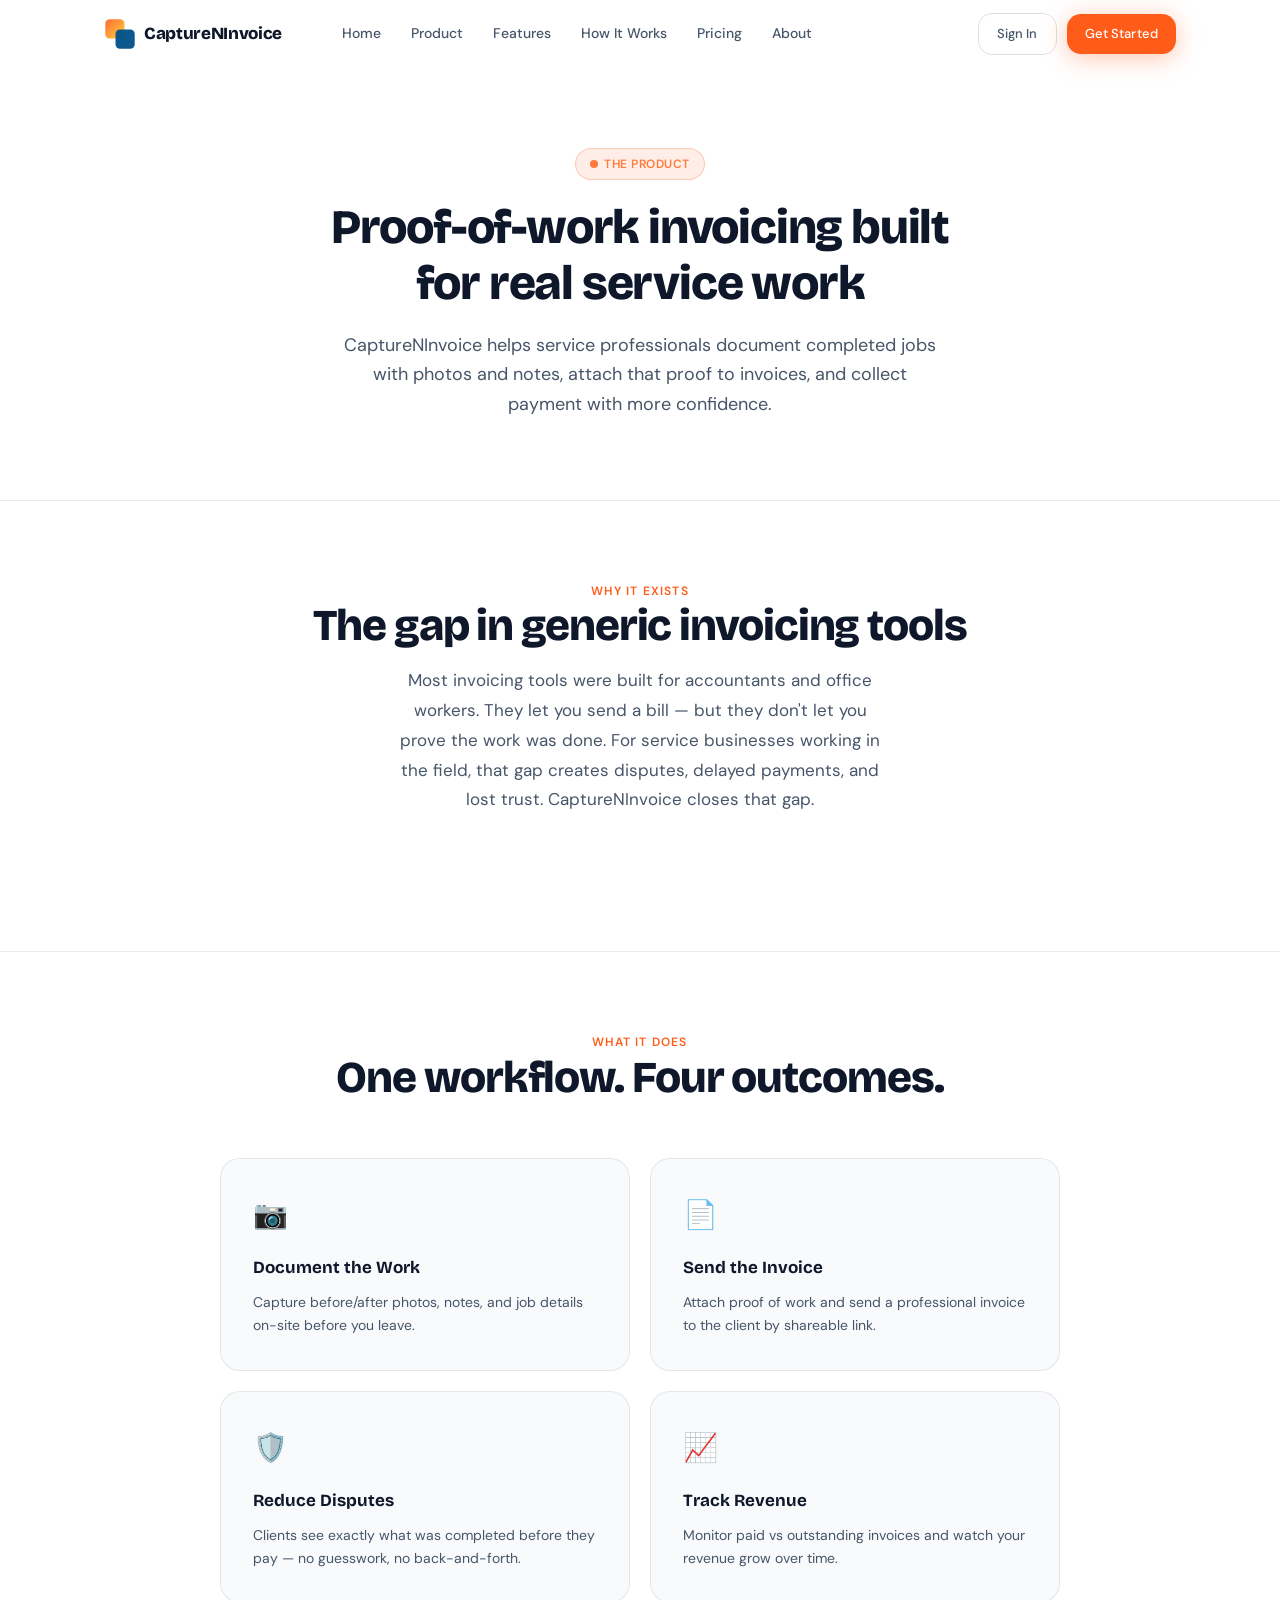
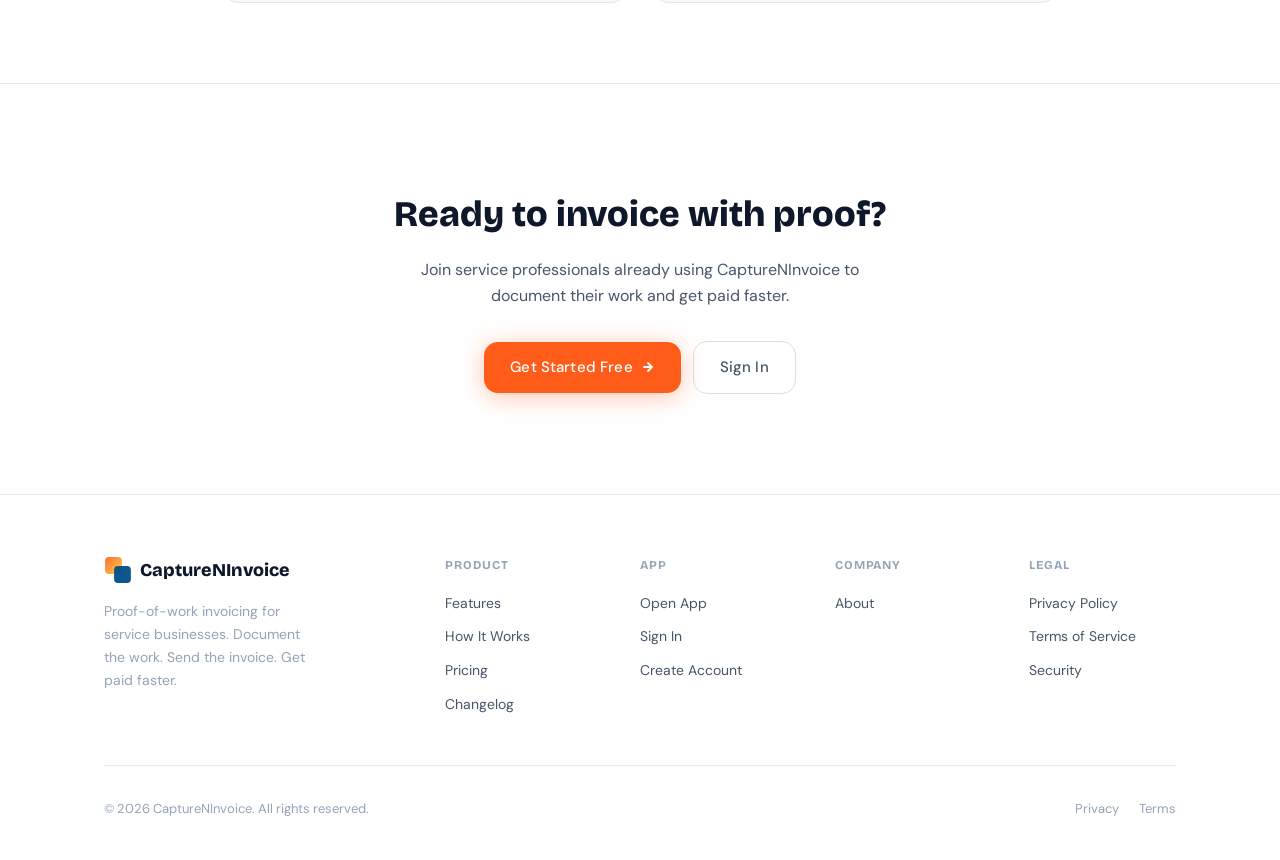
<file: product.html>
<!DOCTYPE html>
<html lang="en">
<head>
  <meta charset="UTF-8">
  <!-- Google tag (gtag.js) -->
  <script async src="https://www.googletagmanager.com/gtag/js?id=G-6WRXJRYEW0"></script>
  <script>
    window.dataLayer = window.dataLayer || [];
    function gtag(){dataLayer.push(arguments);}
    gtag('js', new Date());
    gtag('config', 'G-6WRXJRYEW0');
  </script>

  <!-- Microsoft Clarity — replace w63kt8lbat with your project ID from clarity.microsoft.com -->
  <script type="text/javascript">
    (function(c,l,a,r,i,t,y){
      c[a]=c[a]||function(){(c[a].q=c[a].q||[]).push(arguments)};
      t=l.createElement(r);t.async=1;t.src="https://www.clarity.ms/tag/"+i;
      y=l.getElementsByTagName(r)[0];y.parentNode.insertBefore(t,y);
    })(window, document, "clarity", "script", "w63kt8lbat");
  </script>

  <!-- Meta Pixel -->
  <script>
    !function(f,b,e,v,n,t,s){if(f.fbq)return;n=f.fbq=function(){n.callMethod?
    n.callMethod.apply(n,arguments):n.queue.push(arguments)};if(!f._fbq)f._fbq=n;
    n.push=n;n.loaded=!0;n.version='2.0';n.queue=[];t=b.createElement(e);t.async=!0;
    t.src=v;s=b.getElementsByTagName(e)[0];s.parentNode.insertBefore(t,s)}
    (window,document,'script','https://connect.facebook.net/en_US/fbevents.js');
    fbq('init','1247899967066319');
    fbq('track','PageView');
  </script>
  <noscript><img height="1" width="1" style="display:none"
    src="https://www.facebook.com/tr?id=1247899967066319&ev=PageView&noscript=1"/></noscript>
  <!-- End Meta Pixel -->
  <meta name="viewport" content="width=device-width, initial-scale=1.0">
  <title>What is CaptureNInvoice? — Proof-of-Work Invoicing</title>
  <meta name="description" content="CaptureNInvoice is a proof-of-work invoicing platform for service businesses. Document jobs, attach photos, send invoices, and get paid faster.">
  <link rel="canonical" href="https://captureninvoice.com/product">
  <meta property="og:title" content="What is CaptureNInvoice? — Proof-of-Work Invoicing">
  <meta property="og:description" content="CaptureNInvoice is a proof-of-work invoicing platform for service businesses. Document jobs, attach photos, send invoices, and get paid faster.">
  <meta property="og:type" content="website">
  <meta property="og:url" content="https://captureninvoice.com/product">
  <meta property="og:image" content="https://captureninvoice.com/assets/og-image.jpg">
  <meta property="og:image:width" content="1200">
  <meta property="og:image:height" content="630">
  <meta property="og:image:type" content="image/jpeg">
  <link rel="icon" type="image/svg+xml" href="/assets/favicon.svg">
  <link rel="apple-touch-icon" sizes="180x180" href="/assets/apple-touch-icon.png">
  <link rel="preconnect" href="https://fonts.googleapis.com">
  <link rel="preconnect" href="https://fonts.gstatic.com" crossorigin>
  <link href="https://fonts.googleapis.com/css2?family=Bricolage+Grotesque:opsz,wght@12..96,400;12..96,500;12..96,600;12..96,700;12..96,800&family=DM+Sans:ital,opsz,wght@0,9..40,300;0,9..40,400;0,9..40,500;0,9..40,600;0,9..40,700;1,9..40,400&display=swap" rel="stylesheet">
  <link rel="stylesheet" href="css/styles.css">

  <!-- Apollo Website Tracker -->
  <script>function initApollo(){var n=Math.random().toString(36).substring(7),o=document.createElement("script");
  o.src="https://assets.apollo.io/micro/website-tracker/tracker.iife.js?nocache="+n,o.async=!0,o.defer=!0,
  o.onload=function(){window.trackingFunctions.onLoad({appId:"69c6015f89aea8001ace8bae"})},
  document.head.appendChild(o)}initApollo();</script>
  <!-- End Apollo -->
</head>
<body>

  <!-- ────────────────────── NAV ────────────────────────────────── -->
  <nav class="nav" id="mainNav">
    <div class="nav__inner">
      <a href="/" class="nav__logo">
        <svg width="32" height="32" viewBox="0 0 50 50" fill="none" xmlns="http://www.w3.org/2000/svg" style="flex-shrink:0">
          <defs>
            <linearGradient id="navGrad" x1="0%" y1="0%" x2="100%" y2="100%">
              <stop offset="0%" style="stop-color:#FF6B35;stop-opacity:1"/>
              <stop offset="100%" style="stop-color:#FFD23F;stop-opacity:1"/>
            </linearGradient>
          </defs>
          <rect x="2" y="2" width="30" height="30" rx="7" fill="url(#navGrad)"/>
          <rect x="18" y="18" width="30" height="30" rx="7" fill="#004E89" opacity="0.95"/>
        </svg>
        CaptureNInvoice
      </a>
      <div class="nav__links">
        <a href="index.html">Home</a>
        <a href="product.html">Product</a>
        <a href="features.html">Features</a>
        <a href="how-it-works.html">How It Works</a>
        <a href="pricing.html">Pricing</a>
        <a href="about.html">About</a>
      </div>
      <div class="nav__actions">
        <a href="https://app.captureninvoice.com/login" class="btn btn--ghost btn--sm">Sign In</a>
        <a href="https://app.captureninvoice.com/register" class="btn btn--primary btn--sm">Get Started</a>
      </div>
      <button class="nav__hamburger" id="hamburger" aria-label="Menu" aria-expanded="false">
        <span></span><span></span><span></span>
      </button>
    </div>
  </nav>

  <!-- Mobile nav -->
  <div class="nav__mobile" id="mobileMenu">
    <a href="index.html">Home</a>
    <a href="product.html">Product</a>
    <a href="features.html">Features</a>
    <a href="how-it-works.html">How It Works</a>
    <a href="pricing.html">Pricing</a>
    <a href="about.html">About</a>
    <div class="nav__mobile-actions">
      <a href="https://app.captureninvoice.com/login" class="btn btn--ghost">Sign In</a>
      <a href="https://app.captureninvoice.com/register" class="btn btn--primary">Get Started →</a>
    </div>
  </div>

  <!-- ────────────────────── HERO ───────────────────────────────── -->
  <section class="page-hero">
    <div class="container">
      <div class="pill pill--orange reveal" style="margin:0 auto 20px">
        <svg width="8" height="8" viewBox="0 0 8 8" fill="currentColor"><circle cx="4" cy="4" r="4"/></svg>
        The Product
      </div>
      <h1 class="page-hero__title reveal" style="transition-delay:0.1s">Proof-of-work invoicing built<br>for real service work</h1>
      <p class="page-hero__sub reveal" style="transition-delay:0.2s">CaptureNInvoice helps service professionals document completed jobs with photos and notes, attach that proof to invoices, and collect payment with more confidence.</p>
    </div>
  </section>

  <!-- ────────────────────── WHY IT EXISTS ─────────────────────── -->
  <section class="page-section">
    <div class="container">
      <div class="page-section__head">
        <div class="section-label reveal">Why It Exists</div>
        <h2 class="section-title reveal" style="transition-delay:0.1s">The gap in generic invoicing tools</h2>
        <p class="section-sub reveal" style="transition-delay:0.2s">Most invoicing tools were built for accountants and office workers. They let you send a bill — but they don't let you prove the work was done. For service businesses working in the field, that gap creates disputes, delayed payments, and lost trust. CaptureNInvoice closes that gap.</p>
      </div>
    </div>
  </section>

  <!-- ────────────────────── VALUE GRID ────────────────────────── -->
  <section class="page-section">
    <div class="container">
      <div class="page-section__head">
        <div class="section-label reveal">What It Does</div>
        <h2 class="section-title reveal" style="transition-delay:0.1s">One workflow. Four outcomes.</h2>
      </div>
      <div class="value-grid">
        <div class="value-card reveal">
          <div class="value-card__icon">📷</div>
          <div class="value-card__title">Document the Work</div>
          <div class="value-card__desc">Capture before/after photos, notes, and job details on-site before you leave.</div>
        </div>
        <div class="value-card reveal" style="transition-delay:0.08s">
          <div class="value-card__icon">📄</div>
          <div class="value-card__title">Send the Invoice</div>
          <div class="value-card__desc">Attach proof of work and send a professional invoice to the client by shareable link.</div>
        </div>
        <div class="value-card reveal" style="transition-delay:0.16s">
          <div class="value-card__icon">🛡️</div>
          <div class="value-card__title">Reduce Disputes</div>
          <div class="value-card__desc">Clients see exactly what was completed before they pay — no guesswork, no back-and-forth.</div>
        </div>
        <div class="value-card reveal" style="transition-delay:0.24s">
          <div class="value-card__icon">📈</div>
          <div class="value-card__title">Track Revenue</div>
          <div class="value-card__desc">Monitor paid vs outstanding invoices and watch your revenue grow over time.</div>
        </div>
      </div>
    </div>
  </section>

  <!-- ────────────────────── PAGE CTA ──────────────────────────── -->
  <section class="page-cta">
    <div class="container">
      <h2 class="page-cta__title reveal">Ready to invoice with proof?</h2>
      <p class="page-cta__sub reveal" style="transition-delay:0.1s">Join service professionals already using CaptureNInvoice to document their work and get paid faster.</p>
      <div class="page-cta__actions reveal" style="transition-delay:0.2s">
        <a href="https://app.captureninvoice.com/register" class="btn btn--primary">
          Get Started Free
          <svg width="14" height="14" viewBox="0 0 14 14" fill="none"><path d="M3 7h8M7 3l4 4-4 4" stroke="currentColor" stroke-width="1.8" stroke-linecap="round" stroke-linejoin="round"/></svg>
        </a>
        <a href="https://app.captureninvoice.com/login" class="btn btn--ghost">Sign In</a>
      </div>
    </div>
  </section>

  <!-- ────────────────────── FOOTER ─────────────────────────────── -->
  <footer class="footer">
    <div class="container">
      <div class="footer__top">
        <div class="footer__brand">
          <div class="footer__logo">
            <svg width="28" height="28" viewBox="0 0 50 50" fill="none" xmlns="http://www.w3.org/2000/svg" style="flex-shrink:0">
              <defs>
                <linearGradient id="footGrad" x1="0%" y1="0%" x2="100%" y2="100%">
                  <stop offset="0%" style="stop-color:#FF6B35;stop-opacity:1"/>
                  <stop offset="100%" style="stop-color:#FFD23F;stop-opacity:1"/>
                </linearGradient>
              </defs>
              <rect x="2" y="2" width="30" height="30" rx="7" fill="url(#footGrad)"/>
              <rect x="18" y="18" width="30" height="30" rx="7" fill="#004E89" opacity="0.95"/>
            </svg>
            CaptureNInvoice
          </div>
          <p class="footer__tagline">Proof-of-work invoicing for service businesses. Document the work. Send the invoice. Get paid faster.</p>
        </div>
        <div>
          <div class="footer__col-title">Product</div>
          <div class="footer__links">
            <a href="features.html">Features</a>
            <a href="how-it-works.html">How It Works</a>
            <a href="pricing.html">Pricing</a>
            <a href="#">Changelog</a>
          </div>
        </div>
        <div>
          <div class="footer__col-title">App</div>
          <div class="footer__links">
            <a href="https://app.captureninvoice.com/login">Open App</a>
            <a href="https://app.captureninvoice.com/login">Sign In</a>
            <a href="https://app.captureninvoice.com/register">Create Account</a>
          </div>
        </div>
        <div>
          <div class="footer__col-title">Company</div>
          <div class="footer__links">
            <a href="about.html">About</a>
          </div>
        </div>
        <div>
          <div class="footer__col-title">Legal</div>
          <div class="footer__links">
            <a href="privacy.html">Privacy Policy</a>
            <a href="terms.html">Terms of Service</a>
            <a href="security.html">Security</a>
          </div>
        </div>
      </div>
      <div class="footer__bottom">
        <div class="footer__copy">© 2026 CaptureNInvoice. All rights reserved.</div>
        <div class="footer__legal">
          <a href="privacy.html">Privacy</a>
          <a href="terms.html">Terms</a>
        </div>
      </div>
    </div>
  </footer>

  <script src="js/nav.js"></script>
  <script>
    const revealObserver = new IntersectionObserver((entries) => {
      entries.forEach(entry => {
        if (entry.isIntersecting) {
          entry.target.classList.add('visible');
          revealObserver.unobserve(entry.target);
        }
      });
    }, { threshold: 0.1, rootMargin: '0px 0px -40px 0px' });
    document.querySelectorAll('.reveal').forEach(el => revealObserver.observe(el));
  </script>

</body>
</html>
</file>
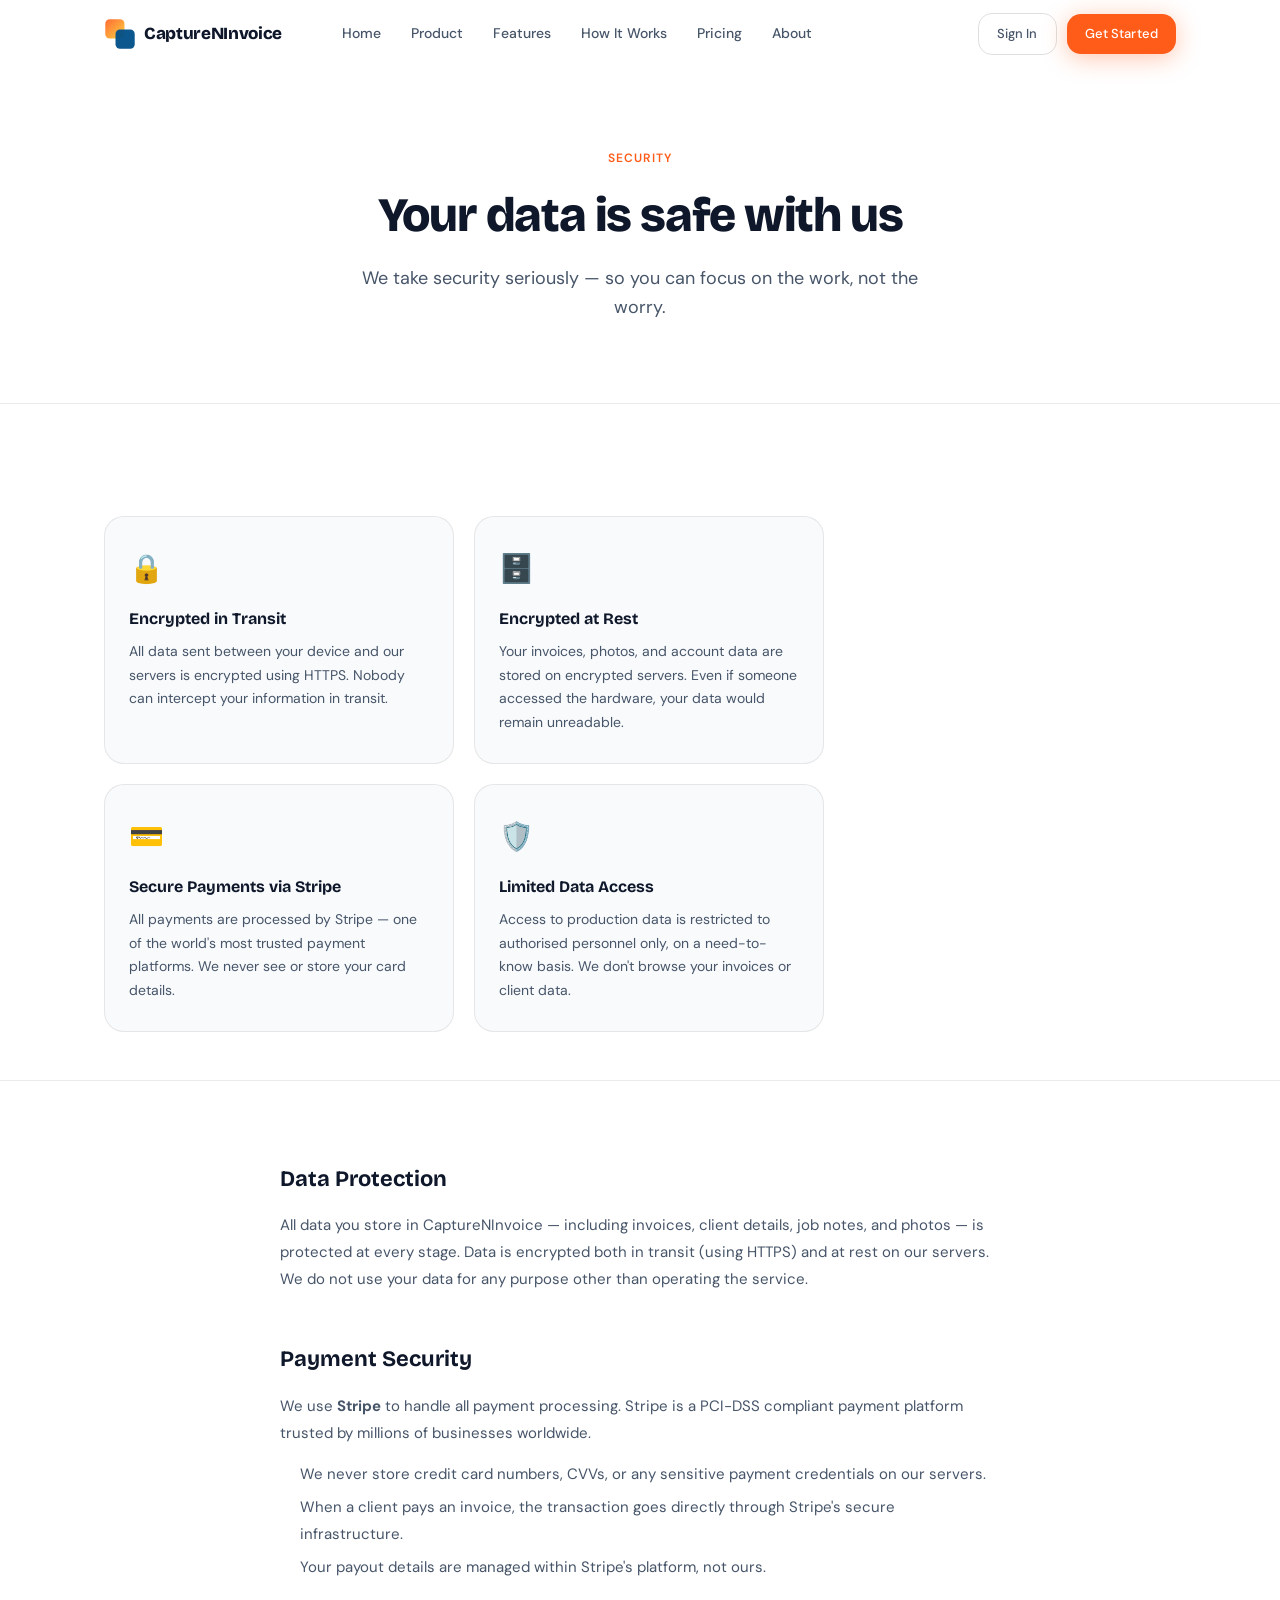
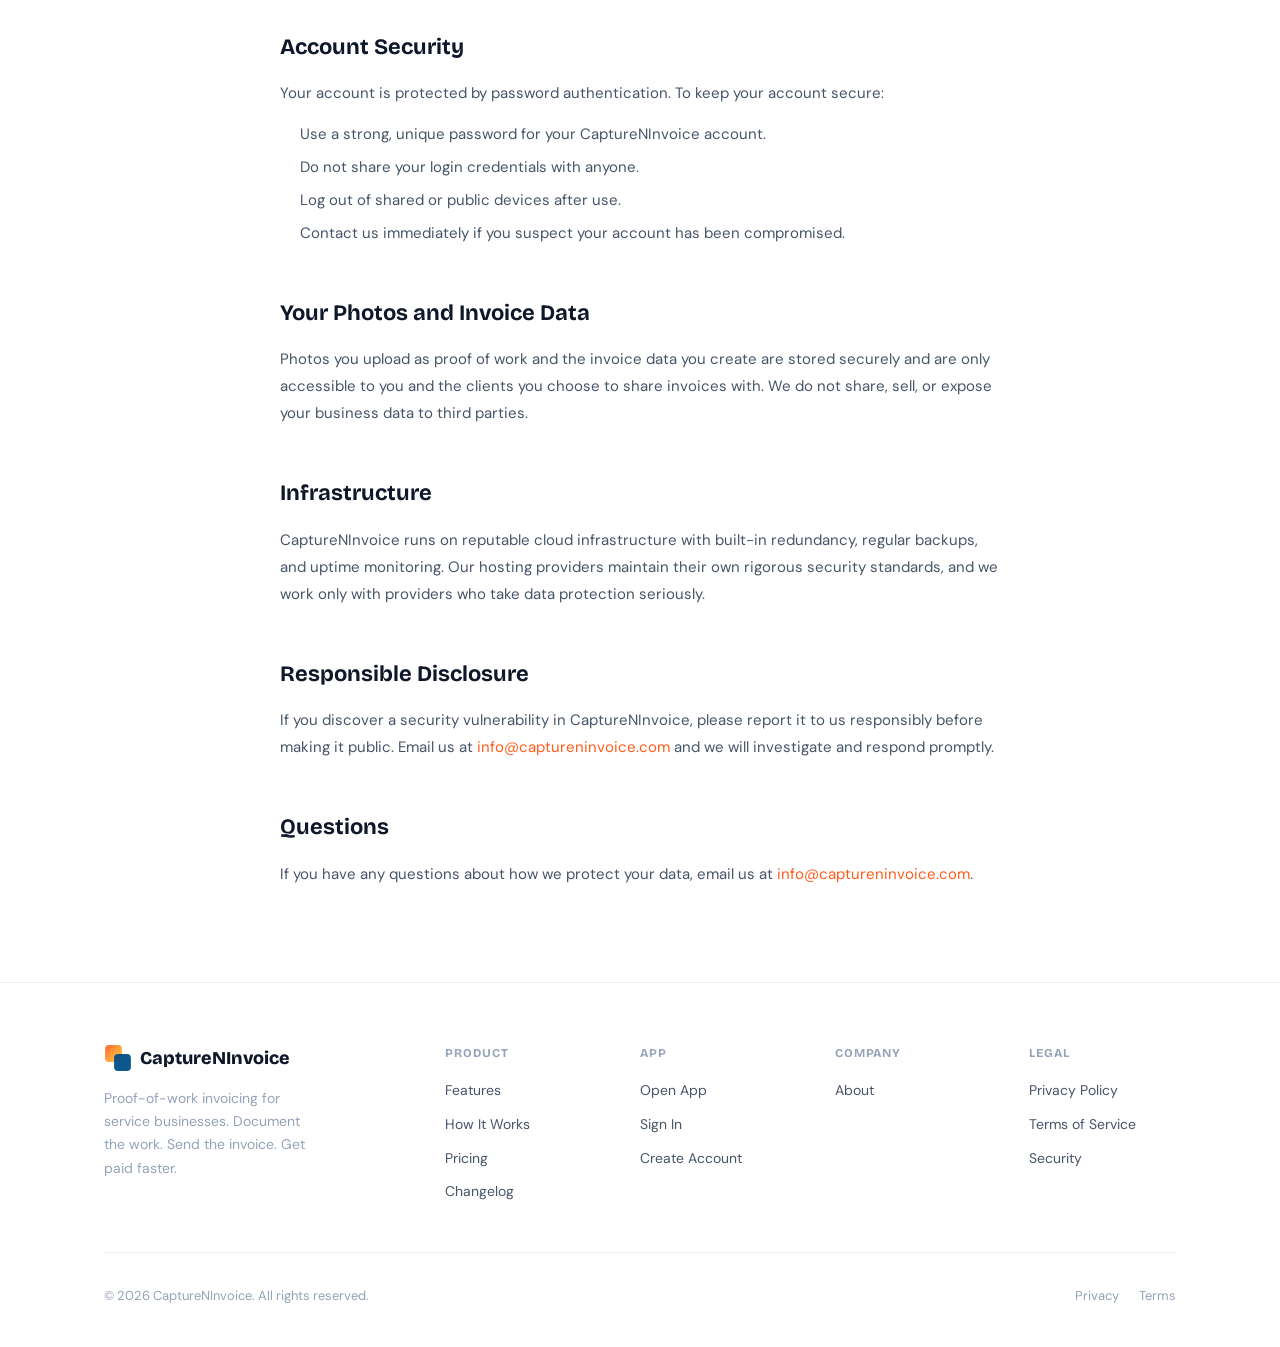
<file: security.html>
<!DOCTYPE html>
<html lang="en">
<head>
  <meta charset="UTF-8">
  <!-- Google tag (gtag.js) -->
  <script async src="https://www.googletagmanager.com/gtag/js?id=G-6WRXJRYEW0"></script>
  <script>
    window.dataLayer = window.dataLayer || [];
    function gtag(){dataLayer.push(arguments);}
    gtag('js', new Date());
    gtag('config', 'G-6WRXJRYEW0');
  </script>

  <!-- Microsoft Clarity — replace w63kt8lbat with your project ID from clarity.microsoft.com -->
  <script type="text/javascript">
    (function(c,l,a,r,i,t,y){
      c[a]=c[a]||function(){(c[a].q=c[a].q||[]).push(arguments)};
      t=l.createElement(r);t.async=1;t.src="https://www.clarity.ms/tag/"+i;
      y=l.getElementsByTagName(r)[0];y.parentNode.insertBefore(t,y);
    })(window, document, "clarity", "script", "w63kt8lbat");
  </script>

  <!-- Meta Pixel -->
  <script>
    !function(f,b,e,v,n,t,s){if(f.fbq)return;n=f.fbq=function(){n.callMethod?
    n.callMethod.apply(n,arguments):n.queue.push(arguments)};if(!f._fbq)f._fbq=n;
    n.push=n;n.loaded=!0;n.version='2.0';n.queue=[];t=b.createElement(e);t.async=!0;
    t.src=v;s=b.getElementsByTagName(e)[0];s.parentNode.insertBefore(t,s)}
    (window,document,'script','https://connect.facebook.net/en_US/fbevents.js');
    fbq('init','1247899967066319');
    fbq('track','PageView');
  </script>
  <noscript><img height="1" width="1" style="display:none"
    src="https://www.facebook.com/tr?id=1247899967066319&ev=PageView&noscript=1"/></noscript>
  <!-- End Meta Pixel -->
  <meta name="viewport" content="width=device-width, initial-scale=1.0">
  <title>Security — CaptureNInvoice</title>
  <meta name="description" content="How CaptureNInvoice protects your data, payments, and account. Simple, honest security practices.">
  <link rel="canonical" href="https://captureninvoice.com/security">
  <meta property="og:title" content="Security — CaptureNInvoice">
  <meta property="og:description" content="How CaptureNInvoice protects your data, payments, and account. Simple, honest security practices.">
  <meta property="og:type" content="website">
  <meta property="og:url" content="https://captureninvoice.com/security">
  <meta property="og:image" content="https://captureninvoice.com/assets/og-image.jpg">
  <meta property="og:image:width" content="1200">
  <meta property="og:image:height" content="630">
  <meta property="og:image:type" content="image/jpeg">
  <link rel="icon" type="image/svg+xml" href="/assets/favicon.svg">
  <link rel="apple-touch-icon" sizes="180x180" href="/assets/apple-touch-icon.png">
  <link rel="preconnect" href="https://fonts.googleapis.com">
  <link rel="preconnect" href="https://fonts.gstatic.com" crossorigin>
  <link href="https://fonts.googleapis.com/css2?family=Bricolage+Grotesque:opsz,wght@12..96,400;12..96,500;12..96,600;12..96,700;12..96,800&family=DM+Sans:ital,opsz,wght@0,9..40,300;0,9..40,400;0,9..40,500;0,9..40,600;0,9..40,700;1,9..40,400&display=swap" rel="stylesheet">
  <link rel="stylesheet" href="css/styles.css">
  <style>
    .prose { max-width: 720px; margin: 0 auto; }
    .prose h2 { font-family: var(--font-display); font-size: 22px; font-weight: 700; color: var(--text); margin: 48px 0 14px; }
    .prose h2:first-child { margin-top: 0; }
    .prose p { font-size: 15px; color: var(--text-2); line-height: 1.8; margin: 0 0 14px; }
    .prose ul { margin: 0 0 14px; padding-left: 20px; }
    .prose ul li { font-size: 15px; color: var(--text-2); line-height: 1.8; margin-bottom: 6px; }
    .prose a { color: var(--orange); text-decoration: none; }
    .prose a:hover { text-decoration: underline; }
    .prose .last-updated { font-size: 13px; color: var(--text-3); margin-bottom: 40px; }
    .security-grid { display: grid; grid-template-columns: repeat(2, 1fr); gap: 20px; margin: 32px 0 48px; max-width: 720px; }
    .security-card { background: var(--bg-card); border: 1px solid var(--border); border-radius: var(--radius-lg); padding: 28px 24px; }
    .security-card__icon { font-size: 28px; margin-bottom: 12px; }
    .security-card__title { font-family: var(--font-display); font-size: 16px; font-weight: 700; color: var(--text); margin-bottom: 8px; }
    .security-card__desc { font-size: 14px; color: var(--text-2); line-height: 1.7; }
    @media (max-width: 600px) { .security-grid { grid-template-columns: 1fr; } }
  </style>

  <!-- Apollo Website Tracker -->
  <script>function initApollo(){var n=Math.random().toString(36).substring(7),o=document.createElement("script");
  o.src="https://assets.apollo.io/micro/website-tracker/tracker.iife.js?nocache="+n,o.async=!0,o.defer=!0,
  o.onload=function(){window.trackingFunctions.onLoad({appId:"69c6015f89aea8001ace8bae"})},
  document.head.appendChild(o)}initApollo();</script>
  <!-- End Apollo -->
</head>
<body>

  <!-- ────────────────────── NAV ────────────────────────────────── -->
  <nav class="nav" id="mainNav">
    <div class="nav__inner">
      <a href="/" class="nav__logo">
        <svg width="32" height="32" viewBox="0 0 50 50" fill="none" xmlns="http://www.w3.org/2000/svg" style="flex-shrink:0">
          <defs>
            <linearGradient id="navGrad" x1="0%" y1="0%" x2="100%" y2="100%">
              <stop offset="0%" style="stop-color:#FF6B35;stop-opacity:1"/>
              <stop offset="100%" style="stop-color:#FFD23F;stop-opacity:1"/>
            </linearGradient>
          </defs>
          <rect x="2" y="2" width="30" height="30" rx="7" fill="url(#navGrad)"/>
          <rect x="18" y="18" width="30" height="30" rx="7" fill="#004E89" opacity="0.95"/>
        </svg>
        CaptureNInvoice
      </a>
      <div class="nav__links">
        <a href="index.html">Home</a>
        <a href="product.html">Product</a>
        <a href="features.html">Features</a>
        <a href="how-it-works.html">How It Works</a>
        <a href="pricing.html">Pricing</a>
        <a href="about.html">About</a>
      </div>
      <div class="nav__actions">
        <a href="https://app.captureninvoice.com/login" class="btn btn--ghost btn--sm">Sign In</a>
        <a href="https://app.captureninvoice.com/register" class="btn btn--primary btn--sm">Get Started</a>
      </div>
      <button class="nav__hamburger" id="hamburger" aria-label="Menu" aria-expanded="false">
        <span></span><span></span><span></span>
      </button>
    </div>
  </nav>

  <!-- Mobile nav -->
  <div class="nav__mobile" id="mobileMenu">
    <a href="index.html">Home</a>
    <a href="product.html">Product</a>
    <a href="features.html">Features</a>
    <a href="how-it-works.html">How It Works</a>
    <a href="pricing.html">Pricing</a>
    <a href="about.html">About</a>
    <div class="nav__mobile-actions">
      <a href="https://app.captureninvoice.com/login" class="btn btn--ghost">Sign In</a>
      <a href="https://app.captureninvoice.com/register" class="btn btn--primary">Get Started →</a>
    </div>
  </div>

  <!-- ────────────────────── HERO ───────────────────────────────── -->
  <section class="page-hero">
    <div class="container">
      <div class="section-label reveal" style="margin:0 auto 20px">Security</div>
      <h1 class="page-hero__title reveal" style="transition-delay:0.1s">Your data is safe with us</h1>
      <p class="page-hero__sub reveal" style="transition-delay:0.2s">We take security seriously — so you can focus on the work, not the worry.</p>
    </div>
  </section>

  <!-- ────────────────────── SECURITY CARDS ────────────────────── -->
  <section class="page-section" style="padding-bottom:0">
    <div class="container">
      <div class="security-grid">

        <div class="security-card reveal">
          <div class="security-card__icon">🔒</div>
          <div class="security-card__title">Encrypted in Transit</div>
          <div class="security-card__desc">All data sent between your device and our servers is encrypted using HTTPS. Nobody can intercept your information in transit.</div>
        </div>

        <div class="security-card reveal" style="transition-delay:0.08s">
          <div class="security-card__icon">🗄️</div>
          <div class="security-card__title">Encrypted at Rest</div>
          <div class="security-card__desc">Your invoices, photos, and account data are stored on encrypted servers. Even if someone accessed the hardware, your data would remain unreadable.</div>
        </div>

        <div class="security-card reveal" style="transition-delay:0.16s">
          <div class="security-card__icon">💳</div>
          <div class="security-card__title">Secure Payments via Stripe</div>
          <div class="security-card__desc">All payments are processed by Stripe — one of the world's most trusted payment platforms. We never see or store your card details.</div>
        </div>

        <div class="security-card reveal" style="transition-delay:0.24s">
          <div class="security-card__icon">🛡️</div>
          <div class="security-card__title">Limited Data Access</div>
          <div class="security-card__desc">Access to production data is restricted to authorised personnel only, on a need-to-know basis. We don't browse your invoices or client data.</div>
        </div>

      </div>
    </div>
  </section>

  <!-- ────────────────────── CONTENT ───────────────────────────── -->
  <section class="page-section">
    <div class="container">
      <div class="prose">

        <h2>Data Protection</h2>
        <p>All data you store in CaptureNInvoice — including invoices, client details, job notes, and photos — is protected at every stage. Data is encrypted both in transit (using HTTPS) and at rest on our servers. We do not use your data for any purpose other than operating the service.</p>

        <h2>Payment Security</h2>
        <p>We use <strong>Stripe</strong> to handle all payment processing. Stripe is a PCI-DSS compliant payment platform trusted by millions of businesses worldwide.</p>
        <ul>
          <li>We never store credit card numbers, CVVs, or any sensitive payment credentials on our servers.</li>
          <li>When a client pays an invoice, the transaction goes directly through Stripe's secure infrastructure.</li>
          <li>Your payout details are managed within Stripe's platform, not ours.</li>
        </ul>

        <h2>Account Security</h2>
        <p>Your account is protected by password authentication. To keep your account secure:</p>
        <ul>
          <li>Use a strong, unique password for your CaptureNInvoice account.</li>
          <li>Do not share your login credentials with anyone.</li>
          <li>Log out of shared or public devices after use.</li>
          <li>Contact us immediately if you suspect your account has been compromised.</li>
        </ul>

        <h2>Your Photos and Invoice Data</h2>
        <p>Photos you upload as proof of work and the invoice data you create are stored securely and are only accessible to you and the clients you choose to share invoices with. We do not share, sell, or expose your business data to third parties.</p>

        <h2>Infrastructure</h2>
        <p>CaptureNInvoice runs on reputable cloud infrastructure with built-in redundancy, regular backups, and uptime monitoring. Our hosting providers maintain their own rigorous security standards, and we work only with providers who take data protection seriously.</p>

        <h2>Responsible Disclosure</h2>
        <p>If you discover a security vulnerability in CaptureNInvoice, please report it to us responsibly before making it public. Email us at <a href="mailto:info@captureninvoice.com">info@captureninvoice.com</a> and we will investigate and respond promptly.</p>

        <h2>Questions</h2>
        <p>If you have any questions about how we protect your data, email us at <a href="mailto:info@captureninvoice.com">info@captureninvoice.com</a>.</p>

      </div>
    </div>
  </section>

  <!-- ────────────────────── FOOTER ─────────────────────────────── -->
  <footer class="footer">
    <div class="container">
      <div class="footer__top">
        <div class="footer__brand">
          <div class="footer__logo">
            <svg width="28" height="28" viewBox="0 0 50 50" fill="none" xmlns="http://www.w3.org/2000/svg" style="flex-shrink:0">
              <defs>
                <linearGradient id="footGrad" x1="0%" y1="0%" x2="100%" y2="100%">
                  <stop offset="0%" style="stop-color:#FF6B35;stop-opacity:1"/>
                  <stop offset="100%" style="stop-color:#FFD23F;stop-opacity:1"/>
                </linearGradient>
              </defs>
              <rect x="2" y="2" width="30" height="30" rx="7" fill="url(#footGrad)"/>
              <rect x="18" y="18" width="30" height="30" rx="7" fill="#004E89" opacity="0.95"/>
            </svg>
            CaptureNInvoice
          </div>
          <p class="footer__tagline">Proof-of-work invoicing for service businesses. Document the work. Send the invoice. Get paid faster.</p>
        </div>
        <div>
          <div class="footer__col-title">Product</div>
          <div class="footer__links">
            <a href="features.html">Features</a>
            <a href="how-it-works.html">How It Works</a>
            <a href="pricing.html">Pricing</a>
            <a href="#">Changelog</a>
          </div>
        </div>
        <div>
          <div class="footer__col-title">App</div>
          <div class="footer__links">
            <a href="https://app.captureninvoice.com/login">Open App</a>
            <a href="https://app.captureninvoice.com/login">Sign In</a>
            <a href="https://app.captureninvoice.com/register">Create Account</a>
          </div>
        </div>
        <div>
          <div class="footer__col-title">Company</div>
          <div class="footer__links">
            <a href="about.html">About</a>
          </div>
        </div>
        <div>
          <div class="footer__col-title">Legal</div>
          <div class="footer__links">
            <a href="privacy.html">Privacy Policy</a>
            <a href="terms.html">Terms of Service</a>
            <a href="security.html">Security</a>
          </div>
        </div>
      </div>
      <div class="footer__bottom">
        <div class="footer__copy">© 2026 CaptureNInvoice. All rights reserved.</div>
        <div class="footer__legal">
          <a href="privacy.html">Privacy</a>
          <a href="terms.html">Terms</a>
        </div>
      </div>
    </div>
  </footer>

  <script src="js/nav.js"></script>
  <script>
    const revealObserver = new IntersectionObserver((entries) => {
      entries.forEach(entry => {
        if (entry.isIntersecting) {
          entry.target.classList.add('visible');
          revealObserver.unobserve(entry.target);
        }
      });
    }, { threshold: 0.1, rootMargin: '0px 0px -40px 0px' });
    document.querySelectorAll('.reveal').forEach(el => revealObserver.observe(el));
  </script>

</body>
</html>
</file>
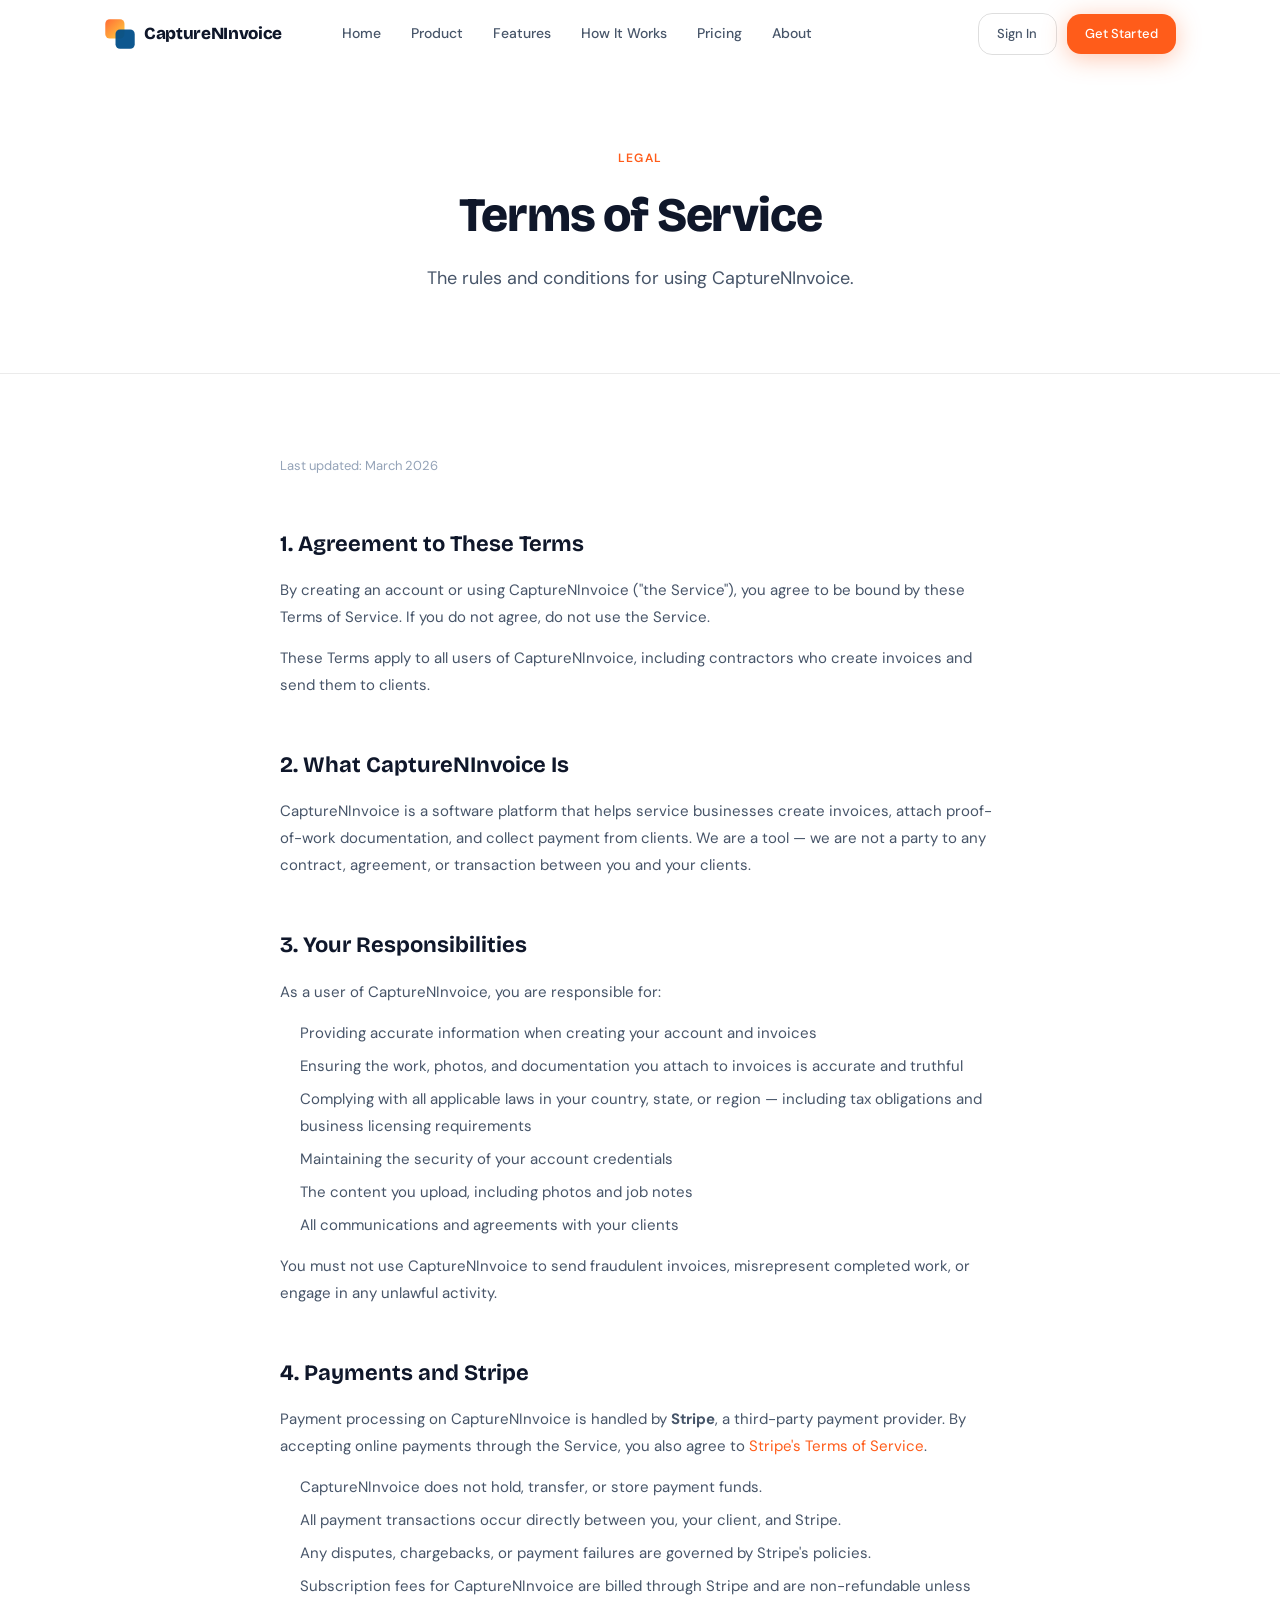
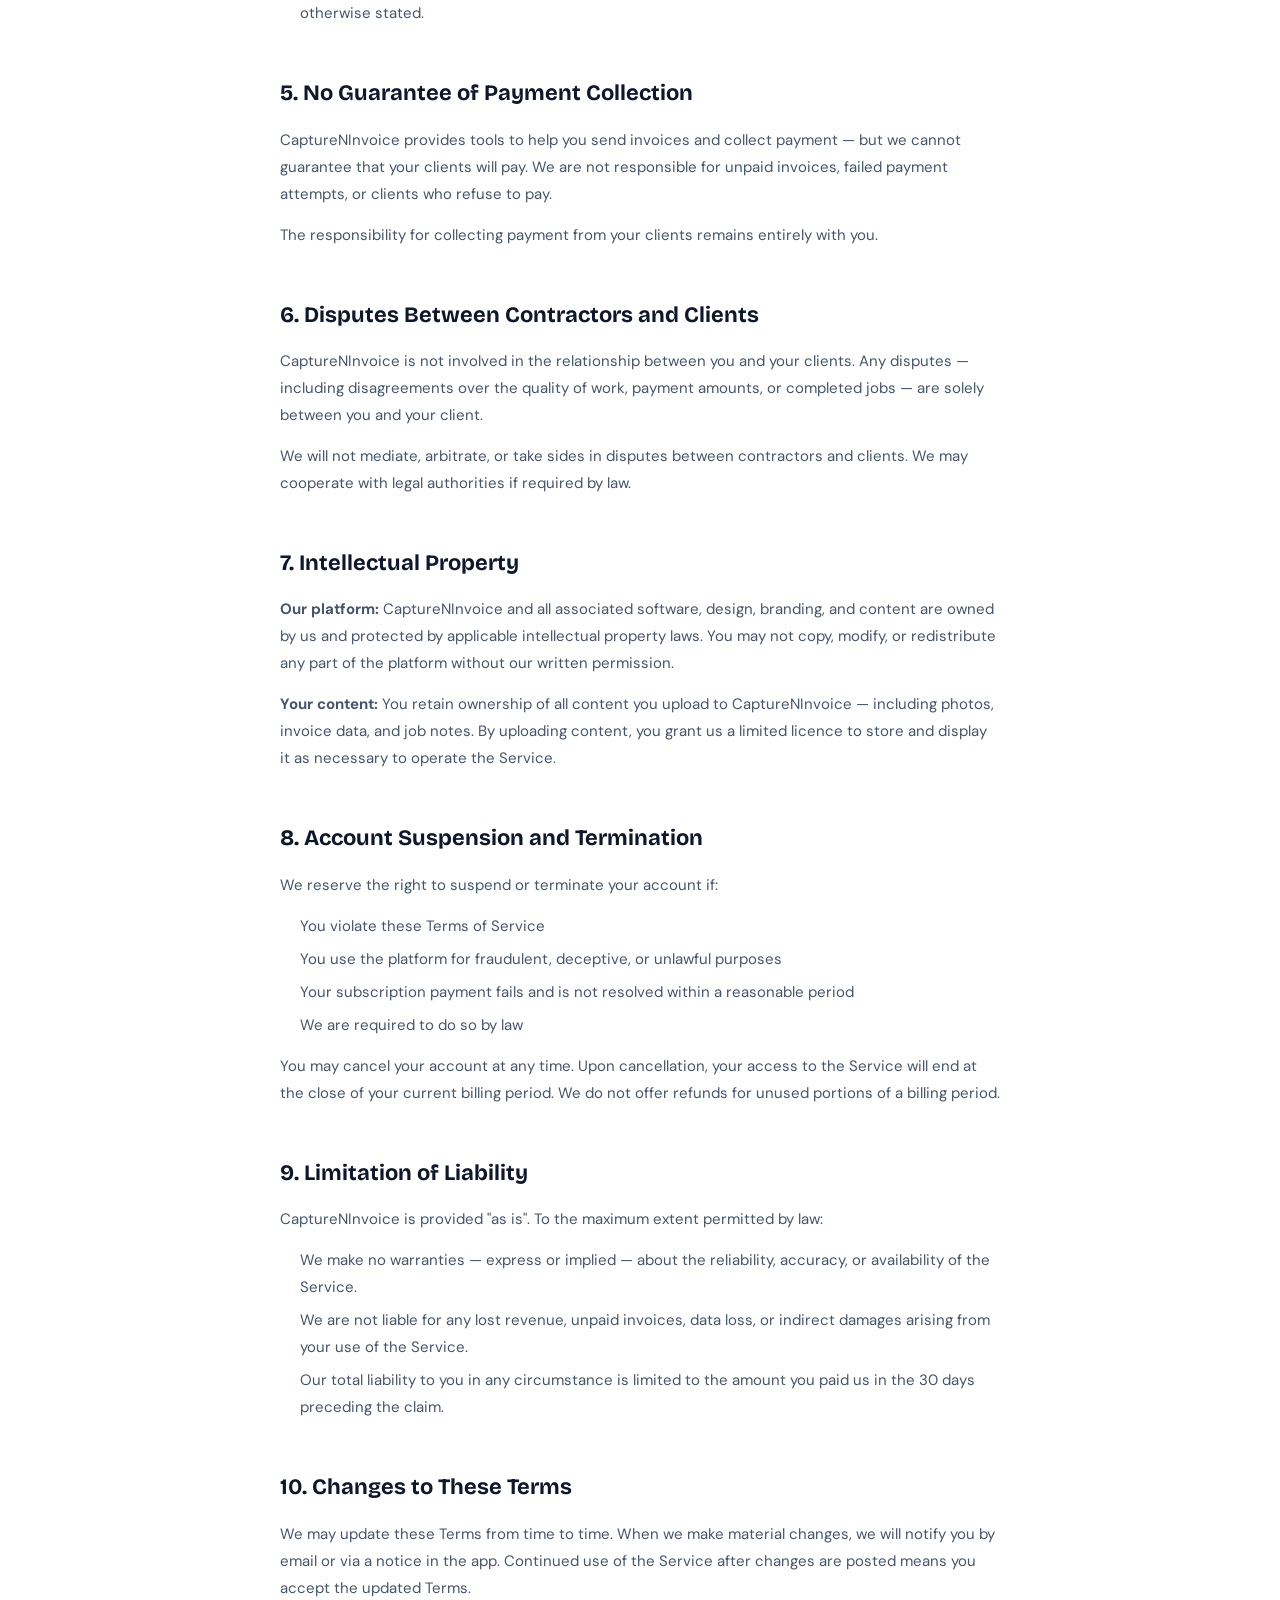
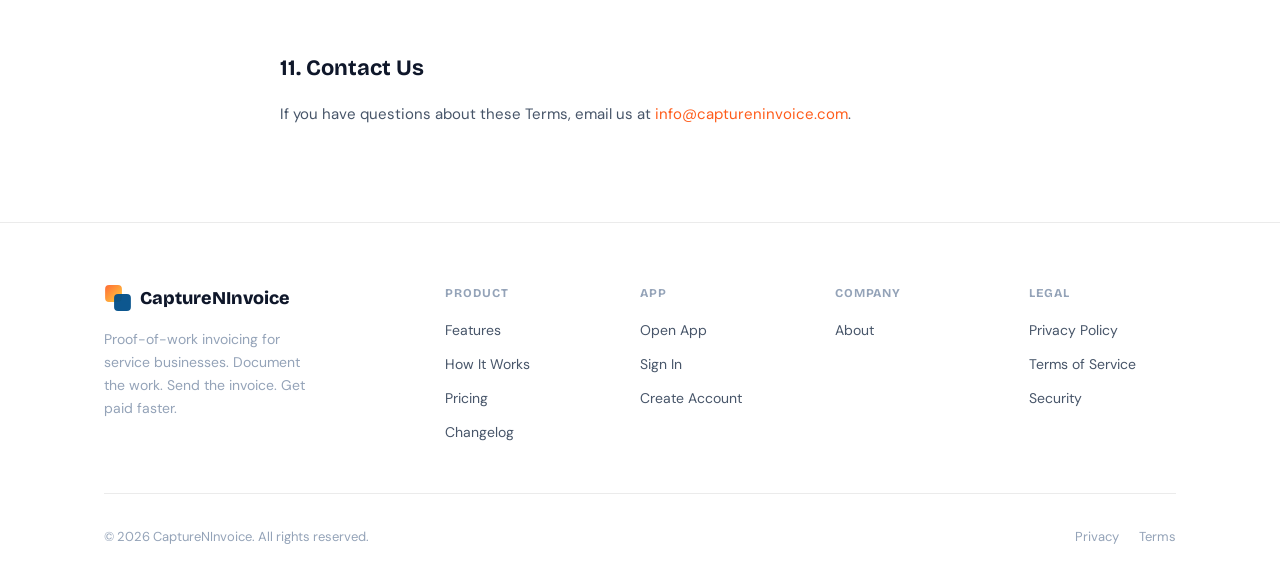
<file: terms.html>
<!DOCTYPE html>
<html lang="en">
<head>
  <meta charset="UTF-8">
  <!-- Google tag (gtag.js) -->
  <script async src="https://www.googletagmanager.com/gtag/js?id=G-6WRXJRYEW0"></script>
  <script>
    window.dataLayer = window.dataLayer || [];
    function gtag(){dataLayer.push(arguments);}
    gtag('js', new Date());
    gtag('config', 'G-6WRXJRYEW0');
  </script>

  <!-- Microsoft Clarity — replace w63kt8lbat with your project ID from clarity.microsoft.com -->
  <script type="text/javascript">
    (function(c,l,a,r,i,t,y){
      c[a]=c[a]||function(){(c[a].q=c[a].q||[]).push(arguments)};
      t=l.createElement(r);t.async=1;t.src="https://www.clarity.ms/tag/"+i;
      y=l.getElementsByTagName(r)[0];y.parentNode.insertBefore(t,y);
    })(window, document, "clarity", "script", "w63kt8lbat");
  </script>

  <!-- Meta Pixel -->
  <script>
    !function(f,b,e,v,n,t,s){if(f.fbq)return;n=f.fbq=function(){n.callMethod?
    n.callMethod.apply(n,arguments):n.queue.push(arguments)};if(!f._fbq)f._fbq=n;
    n.push=n;n.loaded=!0;n.version='2.0';n.queue=[];t=b.createElement(e);t.async=!0;
    t.src=v;s=b.getElementsByTagName(e)[0];s.parentNode.insertBefore(t,s)}
    (window,document,'script','https://connect.facebook.net/en_US/fbevents.js');
    fbq('init','1247899967066319');
    fbq('track','PageView');
  </script>
  <noscript><img height="1" width="1" style="display:none"
    src="https://www.facebook.com/tr?id=1247899967066319&ev=PageView&noscript=1"/></noscript>
  <!-- End Meta Pixel -->
  <meta name="viewport" content="width=device-width, initial-scale=1.0">
  <title>Terms of Service — CaptureNInvoice</title>
  <meta name="description" content="CaptureNInvoice Terms of Service. The rules and conditions for using our invoicing platform.">
  <link rel="canonical" href="https://captureninvoice.com/terms">
  <meta property="og:title" content="Terms of Service — CaptureNInvoice">
  <meta property="og:description" content="CaptureNInvoice Terms of Service. The rules and conditions for using our invoicing platform.">
  <meta property="og:type" content="website">
  <meta property="og:url" content="https://captureninvoice.com/terms">
  <meta property="og:image" content="https://captureninvoice.com/assets/og-image.jpg">
  <meta property="og:image:width" content="1200">
  <meta property="og:image:height" content="630">
  <meta property="og:image:type" content="image/jpeg">
  <link rel="icon" type="image/svg+xml" href="/assets/favicon.svg">
  <link rel="apple-touch-icon" sizes="180x180" href="/assets/apple-touch-icon.png">
  <link rel="preconnect" href="https://fonts.googleapis.com">
  <link rel="preconnect" href="https://fonts.gstatic.com" crossorigin>
  <link href="https://fonts.googleapis.com/css2?family=Bricolage+Grotesque:opsz,wght@12..96,400;12..96,500;12..96,600;12..96,700;12..96,800&family=DM+Sans:ital,opsz,wght@0,9..40,300;0,9..40,400;0,9..40,500;0,9..40,600;0,9..40,700;1,9..40,400&display=swap" rel="stylesheet">
  <link rel="stylesheet" href="css/styles.css">
  <style>
    .prose { max-width: 720px; margin: 0 auto; }
    .prose h2 { font-family: var(--font-display); font-size: 22px; font-weight: 700; color: var(--text); margin: 48px 0 14px; }
    .prose h2:first-child { margin-top: 0; }
    .prose p { font-size: 15px; color: var(--text-2); line-height: 1.8; margin: 0 0 14px; }
    .prose ul { margin: 0 0 14px; padding-left: 20px; }
    .prose ul li { font-size: 15px; color: var(--text-2); line-height: 1.8; margin-bottom: 6px; }
    .prose a { color: var(--orange); text-decoration: none; }
    .prose a:hover { text-decoration: underline; }
    .prose .last-updated { font-size: 13px; color: var(--text-3); margin-bottom: 40px; }
  </style>

  <!-- Apollo Website Tracker -->
  <script>function initApollo(){var n=Math.random().toString(36).substring(7),o=document.createElement("script");
  o.src="https://assets.apollo.io/micro/website-tracker/tracker.iife.js?nocache="+n,o.async=!0,o.defer=!0,
  o.onload=function(){window.trackingFunctions.onLoad({appId:"69c6015f89aea8001ace8bae"})},
  document.head.appendChild(o)}initApollo();</script>
  <!-- End Apollo -->
</head>
<body>

  <!-- ────────────────────── NAV ────────────────────────────────── -->
  <nav class="nav" id="mainNav">
    <div class="nav__inner">
      <a href="/" class="nav__logo">
        <svg width="32" height="32" viewBox="0 0 50 50" fill="none" xmlns="http://www.w3.org/2000/svg" style="flex-shrink:0">
          <defs>
            <linearGradient id="navGrad" x1="0%" y1="0%" x2="100%" y2="100%">
              <stop offset="0%" style="stop-color:#FF6B35;stop-opacity:1"/>
              <stop offset="100%" style="stop-color:#FFD23F;stop-opacity:1"/>
            </linearGradient>
          </defs>
          <rect x="2" y="2" width="30" height="30" rx="7" fill="url(#navGrad)"/>
          <rect x="18" y="18" width="30" height="30" rx="7" fill="#004E89" opacity="0.95"/>
        </svg>
        CaptureNInvoice
      </a>
      <div class="nav__links">
        <a href="index.html">Home</a>
        <a href="product.html">Product</a>
        <a href="features.html">Features</a>
        <a href="how-it-works.html">How It Works</a>
        <a href="pricing.html">Pricing</a>
        <a href="about.html">About</a>
      </div>
      <div class="nav__actions">
        <a href="https://app.captureninvoice.com/login" class="btn btn--ghost btn--sm">Sign In</a>
        <a href="https://app.captureninvoice.com/register" class="btn btn--primary btn--sm">Get Started</a>
      </div>
      <button class="nav__hamburger" id="hamburger" aria-label="Menu" aria-expanded="false">
        <span></span><span></span><span></span>
      </button>
    </div>
  </nav>

  <!-- Mobile nav -->
  <div class="nav__mobile" id="mobileMenu">
    <a href="index.html">Home</a>
    <a href="product.html">Product</a>
    <a href="features.html">Features</a>
    <a href="how-it-works.html">How It Works</a>
    <a href="pricing.html">Pricing</a>
    <a href="about.html">About</a>
    <div class="nav__mobile-actions">
      <a href="https://app.captureninvoice.com/login" class="btn btn--ghost">Sign In</a>
      <a href="https://app.captureninvoice.com/register" class="btn btn--primary">Get Started →</a>
    </div>
  </div>

  <!-- ────────────────────── HERO ───────────────────────────────── -->
  <section class="page-hero">
    <div class="container">
      <div class="section-label reveal" style="margin:0 auto 20px">Legal</div>
      <h1 class="page-hero__title reveal" style="transition-delay:0.1s">Terms of Service</h1>
      <p class="page-hero__sub reveal" style="transition-delay:0.2s">The rules and conditions for using CaptureNInvoice.</p>
    </div>
  </section>

  <!-- ────────────────────── CONTENT ───────────────────────────── -->
  <section class="page-section">
    <div class="container">
      <div class="prose">

        <p class="last-updated">Last updated: March 2026</p>

        <h2>1. Agreement to These Terms</h2>
        <p>By creating an account or using CaptureNInvoice ("the Service"), you agree to be bound by these Terms of Service. If you do not agree, do not use the Service.</p>
        <p>These Terms apply to all users of CaptureNInvoice, including contractors who create invoices and send them to clients.</p>

        <h2>2. What CaptureNInvoice Is</h2>
        <p>CaptureNInvoice is a software platform that helps service businesses create invoices, attach proof-of-work documentation, and collect payment from clients. We are a tool — we are not a party to any contract, agreement, or transaction between you and your clients.</p>

        <h2>3. Your Responsibilities</h2>
        <p>As a user of CaptureNInvoice, you are responsible for:</p>
        <ul>
          <li>Providing accurate information when creating your account and invoices</li>
          <li>Ensuring the work, photos, and documentation you attach to invoices is accurate and truthful</li>
          <li>Complying with all applicable laws in your country, state, or region — including tax obligations and business licensing requirements</li>
          <li>Maintaining the security of your account credentials</li>
          <li>The content you upload, including photos and job notes</li>
          <li>All communications and agreements with your clients</li>
        </ul>
        <p>You must not use CaptureNInvoice to send fraudulent invoices, misrepresent completed work, or engage in any unlawful activity.</p>

        <h2>4. Payments and Stripe</h2>
        <p>Payment processing on CaptureNInvoice is handled by <strong>Stripe</strong>, a third-party payment provider. By accepting online payments through the Service, you also agree to <a href="https://stripe.com/legal" target="_blank" rel="noopener">Stripe's Terms of Service</a>.</p>
        <ul>
          <li>CaptureNInvoice does not hold, transfer, or store payment funds.</li>
          <li>All payment transactions occur directly between you, your client, and Stripe.</li>
          <li>Any disputes, chargebacks, or payment failures are governed by Stripe's policies.</li>
          <li>Subscription fees for CaptureNInvoice are billed through Stripe and are non-refundable unless otherwise stated.</li>
        </ul>

        <h2>5. No Guarantee of Payment Collection</h2>
        <p>CaptureNInvoice provides tools to help you send invoices and collect payment — but we cannot guarantee that your clients will pay. We are not responsible for unpaid invoices, failed payment attempts, or clients who refuse to pay.</p>
        <p>The responsibility for collecting payment from your clients remains entirely with you.</p>

        <h2>6. Disputes Between Contractors and Clients</h2>
        <p>CaptureNInvoice is not involved in the relationship between you and your clients. Any disputes — including disagreements over the quality of work, payment amounts, or completed jobs — are solely between you and your client.</p>
        <p>We will not mediate, arbitrate, or take sides in disputes between contractors and clients. We may cooperate with legal authorities if required by law.</p>

        <h2>7. Intellectual Property</h2>
        <p><strong>Our platform:</strong> CaptureNInvoice and all associated software, design, branding, and content are owned by us and protected by applicable intellectual property laws. You may not copy, modify, or redistribute any part of the platform without our written permission.</p>
        <p><strong>Your content:</strong> You retain ownership of all content you upload to CaptureNInvoice — including photos, invoice data, and job notes. By uploading content, you grant us a limited licence to store and display it as necessary to operate the Service.</p>

        <h2>8. Account Suspension and Termination</h2>
        <p>We reserve the right to suspend or terminate your account if:</p>
        <ul>
          <li>You violate these Terms of Service</li>
          <li>You use the platform for fraudulent, deceptive, or unlawful purposes</li>
          <li>Your subscription payment fails and is not resolved within a reasonable period</li>
          <li>We are required to do so by law</li>
        </ul>
        <p>You may cancel your account at any time. Upon cancellation, your access to the Service will end at the close of your current billing period. We do not offer refunds for unused portions of a billing period.</p>

        <h2>9. Limitation of Liability</h2>
        <p>CaptureNInvoice is provided "as is". To the maximum extent permitted by law:</p>
        <ul>
          <li>We make no warranties — express or implied — about the reliability, accuracy, or availability of the Service.</li>
          <li>We are not liable for any lost revenue, unpaid invoices, data loss, or indirect damages arising from your use of the Service.</li>
          <li>Our total liability to you in any circumstance is limited to the amount you paid us in the 30 days preceding the claim.</li>
        </ul>

        <h2>10. Changes to These Terms</h2>
        <p>We may update these Terms from time to time. When we make material changes, we will notify you by email or via a notice in the app. Continued use of the Service after changes are posted means you accept the updated Terms.</p>

        <h2>11. Contact Us</h2>
        <p>If you have questions about these Terms, email us at <a href="mailto:info@captureninvoice.com">info@captureninvoice.com</a>.</p>

      </div>
    </div>
  </section>

  <!-- ────────────────────── FOOTER ─────────────────────────────── -->
  <footer class="footer">
    <div class="container">
      <div class="footer__top">
        <div class="footer__brand">
          <div class="footer__logo">
            <svg width="28" height="28" viewBox="0 0 50 50" fill="none" xmlns="http://www.w3.org/2000/svg" style="flex-shrink:0">
              <defs>
                <linearGradient id="footGrad" x1="0%" y1="0%" x2="100%" y2="100%">
                  <stop offset="0%" style="stop-color:#FF6B35;stop-opacity:1"/>
                  <stop offset="100%" style="stop-color:#FFD23F;stop-opacity:1"/>
                </linearGradient>
              </defs>
              <rect x="2" y="2" width="30" height="30" rx="7" fill="url(#footGrad)"/>
              <rect x="18" y="18" width="30" height="30" rx="7" fill="#004E89" opacity="0.95"/>
            </svg>
            CaptureNInvoice
          </div>
          <p class="footer__tagline">Proof-of-work invoicing for service businesses. Document the work. Send the invoice. Get paid faster.</p>
        </div>
        <div>
          <div class="footer__col-title">Product</div>
          <div class="footer__links">
            <a href="features.html">Features</a>
            <a href="how-it-works.html">How It Works</a>
            <a href="pricing.html">Pricing</a>
            <a href="#">Changelog</a>
          </div>
        </div>
        <div>
          <div class="footer__col-title">App</div>
          <div class="footer__links">
            <a href="https://app.captureninvoice.com/login">Open App</a>
            <a href="https://app.captureninvoice.com/login">Sign In</a>
            <a href="https://app.captureninvoice.com/register">Create Account</a>
          </div>
        </div>
        <div>
          <div class="footer__col-title">Company</div>
          <div class="footer__links">
            <a href="about.html">About</a>
          </div>
        </div>
        <div>
          <div class="footer__col-title">Legal</div>
          <div class="footer__links">
            <a href="privacy.html">Privacy Policy</a>
            <a href="terms.html">Terms of Service</a>
            <a href="security.html">Security</a>
          </div>
        </div>
      </div>
      <div class="footer__bottom">
        <div class="footer__copy">© 2026 CaptureNInvoice. All rights reserved.</div>
        <div class="footer__legal">
          <a href="privacy.html">Privacy</a>
          <a href="terms.html">Terms</a>
        </div>
      </div>
    </div>
  </footer>

  <script src="js/nav.js"></script>
  <script>
    const revealObserver = new IntersectionObserver((entries) => {
      entries.forEach(entry => {
        if (entry.isIntersecting) {
          entry.target.classList.add('visible');
          revealObserver.unobserve(entry.target);
        }
      });
    }, { threshold: 0.1, rootMargin: '0px 0px -40px 0px' });
    document.querySelectorAll('.reveal').forEach(el => revealObserver.observe(el));
  </script>

</body>
</html>
</file>
<file: css/styles.css>
/* ─── TOKENS ─────────────────────────────────────────────────── */
:root {
  --bg:          #FFFFFF;
  --bg-card:     #F8FAFC;
  --bg-card-2:   #EEF2F7;
  --border:      rgba(0,0,0,0.08);
  --border-hi:   rgba(0,0,0,0.13);
  --orange:      #FF5C1A;
  --orange-light:#FF7A3D;
  --orange-dim:  rgba(255,92,26,0.1);
  --amber:       #FFAD3B;
  --green:       #16A34A;
  --green-dim:   rgba(22,163,74,0.1);
  --text:        #0F172A;
  --text-2:      #475569;
  --text-3:      #94A3B8;
  --font-display:'Bricolage Grotesque', sans-serif;
  --font-body:   'DM Sans', sans-serif;
  --radius-sm:   8px;
  --radius-md:   14px;
  --radius-lg:   20px;
  --radius-xl:   28px;
  --shadow-card: 0 1px 0 var(--border), 0 8px 32px rgba(0,0,0,0.08);
  --max-w:       1120px;
  --nav-h:       68px;
}

/* ─── RESET ──────────────────────────────────────────────────── */
*, *::before, *::after { box-sizing: border-box; margin: 0; padding: 0; }
html { scroll-behavior: smooth; scroll-padding-top: var(--nav-h); }

body {
  font-family: var(--font-body);
  background: var(--bg);
  color: var(--text);
  line-height: 1.7;
  overflow-x: hidden;
  -webkit-font-smoothing: antialiased;
  -moz-osx-font-smoothing: grayscale;
  font-size: 16px;
}

a { color: inherit; text-decoration: none; }
img, svg { display: block; }
ul { list-style: none; }

.container {
  max-width: var(--max-w);
  margin: 0 auto;
  padding: 0 24px;
}

/* ─── UTILITY ────────────────────────────────────────────────── */
.pill {
  display: inline-flex; align-items: center; gap: 6px;
  padding: 5px 14px;
  border-radius: 999px;
  font-family: var(--font-body);
  font-size: 12px; font-weight: 600;
  letter-spacing: 0.04em; text-transform: uppercase;
}
.pill--orange { background: var(--orange-dim); color: var(--orange-light); border: 1px solid rgba(255,92,26,0.25); }
.pill--green  { background: var(--green-dim);  color: var(--green);        border: 1px solid rgba(34,197,94,0.2); }

.btn {
  display: inline-flex; align-items: center; gap: 8px;
  padding: 13px 26px;
  border-radius: var(--radius-md);
  font-family: var(--font-body);
  font-size: 15px; font-weight: 500;
  letter-spacing: 0.01em;
  cursor: pointer; border: none;
  transition: transform 0.18s ease, box-shadow 0.18s ease, background 0.18s ease, color 0.18s ease;
  white-space: nowrap;
}
.btn:hover { transform: translateY(-1px); }
.btn--primary {
  background: var(--orange);
  color: #fff;
  box-shadow: 0 4px 24px rgba(255,92,26,0.35);
}
.btn--primary:hover { background: var(--orange-light); box-shadow: 0 6px 32px rgba(255,92,26,0.45); }
.btn--ghost {
  background: transparent;
  color: var(--text-2);
  border: 1px solid var(--border-hi);
}
.btn--ghost:hover { color: var(--text); border-color: rgba(0,0,0,0.2); background: rgba(0,0,0,0.04); }
.btn--sm { padding: 9px 18px; font-size: 13px; }

.section-label {
  font-family: var(--font-body);
  font-size: 12px; font-weight: 600;
  letter-spacing: 0.1em; text-transform: uppercase;
  color: var(--orange);
}

.reveal {
  opacity: 0;
  transform: translateY(24px);
  transition: opacity 0.6s ease, transform 0.6s ease;
}
.reveal.visible { opacity: 1; transform: none; }


/* ─── NAV ────────────────────────────────────────────────────── */
.nav {
  position: fixed; top: 0; left: 0; right: 0; z-index: 100;
  height: var(--nav-h);
  display: flex; align-items: center;
  transition: background 0.3s ease, border-bottom 0.3s ease, backdrop-filter 0.3s ease;
}
.nav.scrolled {
  background: rgba(255,255,255,0.92);
  backdrop-filter: blur(16px);
  border-bottom: 1px solid var(--border);
}
.nav__inner {
  display: flex; align-items: center;
  width: 100%; max-width: var(--max-w);
  margin: 0 auto; padding: 0 24px;
  gap: 32px;
}
.nav__logo {
  font-family: var(--font-display);
  font-size: 17px; font-weight: 800;
  letter-spacing: -0.02em;
  color: var(--text);
  display: flex; align-items: center; gap: 8px;
  flex-shrink: 0;
}
.nav__links {
  display: flex; align-items: center; gap: 6px;
  margin-left: 16px;
}
.nav__links a {
  font-size: 14px; font-weight: 500;
  color: var(--text-2); cursor: pointer;
  padding: 6px 12px;
  border-radius: 8px;
  transition: color 0.15s, background 0.15s;
}
.nav__links a:hover { color: var(--orange); background: var(--orange-dim); }
.nav__actions { margin-left: auto; display: flex; align-items: center; gap: 10px; }
.nav__hamburger {
  display: none; flex-direction: column; gap: 4px;
  cursor: pointer; padding: 6px; border: none; background: none;
}
.nav__hamburger span { display: block; width: 20px; height: 2px; background: var(--text-2); border-radius: 2px; transition: all 0.2s; }

/* Mobile nav */
.nav__mobile {
  display: none;
  position: fixed; top: var(--nav-h); left: 0; right: 0;
  background: rgba(255,255,255,0.98); backdrop-filter: blur(20px);
  border-bottom: 1px solid var(--border);
  padding: 20px 24px 28px;
  z-index: 99;
}
.nav__mobile.open { display: block; }
.nav__mobile a {
  display: block; padding: 12px 0;
  font-size: 16px; font-weight: 500;
  color: var(--text-2);
  border-bottom: 1px solid var(--border);
}
.nav__mobile a:hover { color: var(--text); }
.nav__mobile-actions { margin-top: 20px; display: flex; flex-direction: column; gap: 10px; }

/* ─── HERO ───────────────────────────────────────────────────── */
.hero {
  position: relative; overflow: hidden;
  padding: calc(var(--nav-h) + 100px) 0 120px;
  display: flex; align-items: center;
}

/* Grid background */
.hero::before {
  content: '';
  position: absolute; inset: 0;
  background-image:
        linear-gradient(rgba(0,0,0,0.04) 1px, transparent 1px),
        linear-gradient(90deg, rgba(0,0,0,0.04) 1px, transparent 1px);
  background-size: 50px 50px;
  mask-image: radial-gradient(ellipse 80% 60% at 50% 30%, black 30%, transparent 80%);
}

/* Glow orb */
.hero::after {
  content: '';
  position: absolute; top: -10%; left: 50%; transform: translateX(-50%);
  width: 700px; height: 500px;
  background: radial-gradient(ellipse, rgba(255,92,26,0.07) 0%, transparent 70%);
  pointer-events: none;
}

.hero__inner {
  position: relative; z-index: 1;
  display: flex; flex-direction: column;
  align-items: center; text-align: center;
}

.hero__eyebrow { margin-bottom: 20px; display: flex; justify-content: center; }
.hero__title {
  font-family: var(--font-display);
  font-size: clamp(38px, 5.5vw, 62px);
  font-weight: 800;
  line-height: 1.08;
  letter-spacing: -0.03em;
  color: var(--text);
  margin-bottom: 22px;
}
.hero__title span { color: var(--orange); }

.hero__sub {
  font-size: 18px; font-weight: 400;
  color: var(--text-2); line-height: 1.75;
  margin-bottom: 36px;
  max-width: 580px;
}
.hero__actions { display: flex; align-items: center; justify-content: center; gap: 12px; flex-wrap: wrap; }

.hero__trust {
  margin-top: 40px;
  display: flex; align-items: center; gap: 12px;
}
.hero__trust-avatars { display: flex; }
.hero__trust-avatars span {
  width: 32px; height: 32px;
  border-radius: 50%; border: 2px solid var(--bg);
  display: flex; align-items: center; justify-content: center;
  font-size: 13px; font-weight: 700;
  margin-left: -8px;
}
.hero__trust-avatars span:first-child { margin-left: 0; }
.hero__trust-text { font-size: 13px; color: var(--text-2); }
.hero__trust-text strong { color: var(--text); }


/* ─── STATS ──────────────────────────────────────────────────── */
.stats {
  padding: 80px 0;
}
.stats__grid {
  display: grid; grid-template-columns: repeat(2, 1fr);
  gap: 1px;
  background: var(--border);
  border-radius: var(--radius-lg);
  overflow: hidden;
  border: 1px solid var(--border);
}
.stat-item {
  background: var(--bg-card);
  padding: 36px 32px;
}
.stat-item__num {
  font-family: var(--font-display);
  font-size: 42px; font-weight: 800;
  color: var(--text);
  line-height: 1;
  margin-bottom: 6px;
}
.stat-item__num span { color: var(--orange); }
.stat-item__label { font-size: 14px; color: var(--text-2); }

/* ─── HOW IT WORKS ───────────────────────────────────────────── */
.how {
  padding: 100px 0;
  position: relative;
}
.how__head { text-align: center; margin-bottom: 70px; }

.section-title {
  font-family: var(--font-display);
  font-size: clamp(30px, 4vw, 44px);
  font-weight: 800; line-height: 1.12;
  letter-spacing: -0.025em;
  margin-bottom: 16px;
}
.section-sub {
  font-size: 17px; font-weight: 400;
  color: var(--text-2); line-height: 1.75;
  max-width: 500px; margin: 0 auto;
}

.how__steps {
  display: grid; grid-template-columns: repeat(3, 1fr);
  gap: 24px;
  position: relative;
}

/* connector line */
.how__steps::before {
  content: '';
  position: absolute;
  top: 52px; left: calc(33.33% - 30px); right: calc(33.33% - 30px);
  height: 1px;
  background: linear-gradient(90deg, transparent, var(--orange), transparent);
  z-index: 0;
}

.step-card {
  background: var(--bg-card);
  border: 1px solid var(--border);
  border-radius: var(--radius-lg);
  padding: 32px 28px;
  position: relative; z-index: 1;
  transition: border-color 0.2s, transform 0.2s;
}
.step-card:hover { border-color: var(--border-hi); transform: translateY(-3px); }

.step-card__num {
  font-family: var(--font-display);
  font-size: 11px; font-weight: 700;
  letter-spacing: 0.12em; text-transform: uppercase;
  color: var(--orange); margin-bottom: 20px;
}

.step-card__icon {
  width: 52px; height: 52px;
  background: var(--bg-card-2);
  border: 1px solid var(--border-hi);
  border-radius: var(--radius-md);
  display: flex; align-items: center; justify-content: center;
  font-size: 24px;
  margin-bottom: 20px;
}

.step-card__title {
  font-family: var(--font-display);
  font-size: 20px; font-weight: 700;
  margin-bottom: 10px;
}
.step-card__desc { font-size: 14px; color: var(--text-2); line-height: 1.65; }

/* ─── WHY SECTION ────────────────────────────────────────────── */
.why {
  padding: 100px 0;
  background: var(--bg-card);
  border-top: 1px solid var(--border);
  border-bottom: 1px solid var(--border);
}
.why__inner {
  display: grid; grid-template-columns: 1fr 1fr;
  gap: 80px; align-items: center;
}
.why__left { }
.why__label { margin-bottom: 16px; }
.why__title { margin-bottom: 16px; }
.why__desc { font-size: 16px; color: var(--text-2); margin-bottom: 32px; line-height: 1.7; }

.why__benefits { display: flex; flex-direction: column; gap: 14px; }
.why-benefit {
  display: flex; align-items: flex-start; gap: 14px;
}
.why-benefit__check {
  width: 22px; height: 22px; flex-shrink: 0;
  background: var(--green-dim);
  border: 1px solid rgba(34,197,94,0.25);
  border-radius: 6px;
  display: flex; align-items: center; justify-content: center;
  font-size: 12px;
  margin-top: 2px;
}
.why-benefit__text { font-size: 15px; color: var(--text-2); }
.why-benefit__text strong { color: var(--text); font-weight: 600; display: block; margin-bottom: 2px; }

.why__right { position: relative; }

/* Dashboard mock */
.dash-mock {
  background: var(--bg);
  border: 1px solid var(--border-hi);
  border-radius: var(--radius-xl);
  overflow: hidden;
  box-shadow: var(--shadow-card);
}
.dash-mock__header {
  background: var(--bg-card-2);
  padding: 14px 18px;
  display: flex; align-items: center; gap: 12px;
  border-bottom: 1px solid var(--border);
}
.dash-mock__logo {
  font-family: var(--font-display);
  font-size: 13px; font-weight: 800;
}
.dash-mock__logo span { color: var(--orange); }
.dash-mock__tab {
  font-size: 12px; font-weight: 600;
  color: var(--text-3);
  padding: 4px 10px; border-radius: 6px;
}
.dash-mock__tab.active { color: var(--text); background: var(--border); }

.dash-mock__body { padding: 18px; }

.dash-kpis { display: grid; grid-template-columns: repeat(3, 1fr); gap: 10px; margin-bottom: 16px; }
.dash-kpi {
  background: var(--bg-card);
  border: 1px solid var(--border);
  border-radius: 10px;
  padding: 12px 14px;
}
.dash-kpi__label { font-size: 10px; color: var(--text-3); font-weight: 600; text-transform: uppercase; letter-spacing: 0.04em; margin-bottom: 4px; }
.dash-kpi__val { font-family: var(--font-display); font-size: 18px; font-weight: 700; }
.dash-kpi__val.green { color: var(--green); }
.dash-kpi__val.orange { color: var(--orange); }
.dash-kpi__trend { font-size: 10px; color: var(--green); margin-top: 2px; }

.dash-chart { background: var(--bg-card); border: 1px solid var(--border); border-radius: 10px; padding: 14px; margin-bottom: 14px; }
.dash-chart__title { font-size: 11px; font-weight: 700; color: var(--text-2); margin-bottom: 12px; text-transform: uppercase; letter-spacing: 0.04em; }
.dash-bars { display: flex; align-items: flex-end; gap: 6px; height: 60px; }
.dash-bar { flex: 1; background: var(--orange-dim); border-radius: 4px 4px 0 0; transition: background 0.2s; }
.dash-bar:hover { background: var(--orange); }
.dash-bar.active { background: var(--orange); }

.dash-invoices { display: flex; flex-direction: column; gap: 8px; }
.dash-invoice {
  background: var(--bg-card);
  border: 1px solid var(--border);
  border-radius: 8px;
  padding: 10px 12px;
  display: flex; align-items: center; justify-content: space-between;
}
.dash-invoice__left { display: flex; align-items: center; gap: 10px; }
.dash-invoice__avatar {
  width: 28px; height: 28px; border-radius: 8px;
  display: flex; align-items: center; justify-content: center;
  font-size: 12px; font-weight: 700;
  flex-shrink: 0;
}
.dash-invoice__name { font-size: 12px; font-weight: 600; }
.dash-invoice__date { font-size: 10px; color: var(--text-3); }
.dash-invoice__right { display: flex; align-items: center; gap: 10px; }
.dash-invoice__amount { font-size: 13px; font-weight: 700; }
.dash-invoice__status {
  font-size: 10px; font-weight: 600;
  padding: 2px 8px; border-radius: 4px;
}
.dash-invoice__status.paid { background: var(--green-dim); color: var(--green); }
.dash-invoice__status.sent { background: var(--orange-dim); color: var(--orange); }

/* ─── FEATURES ───────────────────────────────────────────────── */
.features { padding: 100px 0; }
.features__head { text-align: center; margin-bottom: 60px; }
.features__grid { display: grid; grid-template-columns: repeat(3, 1fr); gap: 20px; }

.feat-card {
  background: var(--bg-card);
  border: 1px solid var(--border);
  border-radius: var(--radius-lg);
  padding: 28px 26px;
  transition: border-color 0.2s, transform 0.2s, box-shadow 0.2s;
}
.feat-card:hover {
  border-color: rgba(255,92,26,0.3);
  transform: translateY(-4px);
  box-shadow: 0 16px 40px rgba(0,0,0,0.3), 0 0 0 1px rgba(255,92,26,0.1);
}
.feat-card__icon {
  width: 46px; height: 46px;
  background: var(--orange-dim);
  border: 1px solid rgba(255,92,26,0.2);
  border-radius: var(--radius-md);
  display: flex; align-items: center; justify-content: center;
  font-size: 22px;
  margin-bottom: 18px;
}
.feat-card__title { font-family: var(--font-display); font-size: 17px; font-weight: 700; margin-bottom: 8px; }
.feat-card__desc { font-size: 14px; color: var(--text-2); line-height: 1.65; }

/* ─── WHO IT'S FOR ───────────────────────────────────────────── */
.who {
  padding: 100px 0;
  background: var(--bg-card);
  border-top: 1px solid var(--border);
  border-bottom: 1px solid var(--border);
}
.who__head { text-align: center; margin-bottom: 64px; }

.who__benefits {
  display: grid; grid-template-columns: repeat(3, 1fr);
  gap: 24px; margin-bottom: 56px;
}
.who-benefit {
  background: var(--bg);
  border: 1px solid var(--border);
  border-radius: var(--radius-lg);
  padding: 32px 28px;
  text-align: center;
  transition: border-color 0.2s, transform 0.2s;
}
.who-benefit:hover { border-color: rgba(255,92,26,0.3); transform: translateY(-3px); }
.who-benefit__icon {
  font-size: 36px;
  width: 64px; height: 64px;
  background: var(--orange-dim);
  border-radius: 16px;
  display: flex; align-items: center; justify-content: center;
  margin: 0 auto 20px;
}
.who-benefit__title { font-family: var(--font-display); font-size: 18px; font-weight: 700; margin-bottom: 10px; }
.who-benefit__desc { font-size: 14px; color: var(--text-2); line-height: 1.65; }

.who__cta { text-align: center; }

/* ─── TESTIMONIALS ───────────────────────────────────────────── */
.testimonials { padding: 100px 0; }
.testimonials__head { text-align: center; margin-bottom: 60px; }
.testimonials__grid { display: grid; grid-template-columns: repeat(3, 1fr); gap: 20px; }

.testi-card {
  background: var(--bg-card);
  border: 1px solid var(--border);
  border-radius: var(--radius-lg);
  padding: 28px 26px;
  display: flex; flex-direction: column;
  transition: border-color 0.2s;
}
.testi-card:hover { border-color: var(--border-hi); }

.testi-card__stars {
  display: flex; gap: 3px;
  margin-bottom: 16px;
  font-size: 14px;
}
.testi-card__quote {
  font-size: 15px; color: var(--text-2);
  line-height: 1.7; flex: 1;
  margin-bottom: 20px;
}
.testi-card__author {
  display: flex; align-items: center; gap: 12px;
  padding-top: 18px;
  border-top: 1px solid var(--border);
}
.testi-card__avatar {
  width: 38px; height: 38px; border-radius: 50%;
  display: flex; align-items: center; justify-content: center;
  font-size: 14px; font-weight: 700;
  flex-shrink: 0;
}
.testi-card__name { font-size: 14px; font-weight: 700; }
.testi-card__role { font-size: 12px; color: var(--text-3); }

/* ─── PRICING ────────────────────────────────────────────────── */
.pricing {
  padding: 100px 0;
  background: var(--bg-card);
  border-top: 1px solid var(--border);
  border-bottom: 1px solid var(--border);
}
.pricing__head { text-align: center; margin-bottom: 60px; }
.pricing__grid { display: grid; grid-template-columns: 1fr 1fr; gap: 24px; max-width: 780px; margin: 0 auto; }

.plan-card {
  background: var(--bg);
  border: 1px solid var(--border);
  border-radius: var(--radius-xl);
  padding: 36px 32px;
  position: relative;
  transition: transform 0.2s;
}
.plan-card:hover { transform: translateY(-4px); }

.plan-card--featured {
  border-color: var(--orange);
  box-shadow: 0 0 0 1px var(--orange), 0 20px 60px rgba(255,92,26,0.15);
}
.plan-card__popular {
  position: absolute; top: -12px; left: 50%; transform: translateX(-50%);
  background: var(--orange); color: #fff;
  font-size: 11px; font-weight: 700;
  padding: 4px 14px; border-radius: 999px;
  letter-spacing: 0.06em; text-transform: uppercase;
  white-space: nowrap;
}

.plan-card__name { font-family: var(--font-display); font-size: 14px; font-weight: 700; color: var(--text-2); text-transform: uppercase; letter-spacing: 0.06em; margin-bottom: 8px; }
.plan-card__price {
  font-family: var(--font-display);
  font-size: 40px; font-weight: 800;
  line-height: 1; margin-bottom: 6px;
}
.plan-card__period { font-size: 13px; color: var(--text-3); margin-bottom: 20px; }
.plan-card__desc { font-size: 14px; color: var(--text-2); margin-bottom: 24px; line-height: 1.6; }

.plan-card__features { display: flex; flex-direction: column; gap: 11px; margin-bottom: 28px; }
.plan-feat {
  display: flex; align-items: center; gap: 10px;
  font-size: 14px; color: var(--text-2);
}
.plan-feat::before {
  content: '✓';
  display: inline-flex; align-items: center; justify-content: center;
  width: 18px; height: 18px;
  background: var(--green-dim); color: var(--green);
  border-radius: 4px; font-size: 11px; font-weight: 700;
  flex-shrink: 0;
}

/* ─── FAQ ────────────────────────────────────────────────────── */
.faq { padding: 100px 0; }
.faq__head { text-align: center; margin-bottom: 60px; }
.faq__list { max-width: 680px; margin: 0 auto; display: flex; flex-direction: column; gap: 12px; }

.faq-item {
  background: var(--bg-card);
  border: 1px solid var(--border);
  border-radius: var(--radius-md);
  overflow: hidden;
}
.faq-item__q {
  width: 100%; background: none; border: none;
  padding: 20px 24px;
  display: flex; align-items: center; justify-content: space-between; gap: 16px;
  cursor: pointer;
  text-align: left;
  font-family: var(--font-body);
  font-size: 15px; font-weight: 600;
  color: var(--text);
  transition: color 0.15s;
}
.faq-item__q:hover { color: var(--orange); }
.faq-item__arrow {
  width: 20px; height: 20px; flex-shrink: 0;
  border: 1px solid var(--border-hi);
  border-radius: 50%;
  display: flex; align-items: center; justify-content: center;
  font-size: 11px; color: var(--text-3);
  transition: transform 0.25s, background 0.2s;
}
.faq-item.open .faq-item__arrow { transform: rotate(180deg); background: var(--orange); border-color: var(--orange); color: #fff; }
.faq-item__a {
  max-height: 0; overflow: hidden;
  transition: max-height 0.35s ease, padding 0.25s ease;
}
.faq-item.open .faq-item__a { max-height: 200px; }
.faq-item__a-inner { padding: 0 24px 20px; font-size: 14px; color: var(--text-2); line-height: 1.7; }

/* ─── FINAL CTA ──────────────────────────────────────────────── */
.final-cta {
  padding: 120px 0;
  text-align: center;
  position: relative; overflow: hidden;
}
.final-cta::before {
  content: '';
  position: absolute; top: 50%; left: 50%; transform: translate(-50%,-50%);
  width: 800px; height: 400px;
  background: radial-gradient(ellipse, rgba(255,92,26,0.06) 0%, transparent 70%);
  pointer-events: none;
}
.final-cta__inner { position: relative; z-index: 1; }
.final-cta__title {
  font-family: var(--font-display);
  font-size: clamp(32px, 5vw, 54px);
  font-weight: 800; line-height: 1.1;
  letter-spacing: -0.03em;
  margin-bottom: 18px;
  max-width: 600px; margin: 0 auto 18px;
}
.final-cta__title span { color: var(--orange); }
.final-cta__sub {
  font-size: 17px; color: var(--text-2);
  max-width: 440px; margin: 0 auto 36px;
  line-height: 1.6;
}
.final-cta__actions { display: flex; align-items: center; justify-content: center; gap: 12px; flex-wrap: wrap; }
.final-cta__note { margin-top: 16px; font-size: 12px; color: var(--text-3); }

/* ─── FOOTER ─────────────────────────────────────────────────── */
.footer {
  padding: 60px 0 40px;
  border-top: 1px solid var(--border);
}
.footer__top {
  display: grid; grid-template-columns: 2fr 1fr 1fr 1fr 1fr;
  gap: 48px; margin-bottom: 48px;
}
.footer__brand { }
.footer__logo {
  font-family: var(--font-display);
  font-size: 18px; font-weight: 800;
  display: flex; align-items: center; gap: 8px;
  margin-bottom: 14px;
}
.footer__tagline { font-size: 14px; color: var(--text-3); line-height: 1.65; max-width: 220px; }

.footer__col-title { font-family: var(--font-display); font-size: 12px; font-weight: 700; text-transform: uppercase; letter-spacing: 0.08em; color: var(--text-3); margin-bottom: 16px; }
.footer__links { display: flex; flex-direction: column; gap: 10px; }
.footer__links a { font-size: 14px; color: var(--text-2); transition: color 0.15s; }
.footer__links a:hover { color: var(--text); }

.footer__bottom {
  padding-top: 32px; border-top: 1px solid var(--border);
  display: flex; align-items: center; justify-content: space-between;
  flex-wrap: wrap; gap: 12px;
}
.footer__copy { font-size: 13px; color: var(--text-3); }
.footer__legal { display: flex; gap: 20px; }
.footer__legal a { font-size: 13px; color: var(--text-3); transition: color 0.15s; }
.footer__legal a:hover { color: var(--text-2); }

/* ─── RESPONSIVE ─────────────────────────────────────────────── */
@media (max-width: 900px) {
  .nav__links, .nav__actions { display: none; }
  .nav__hamburger { display: flex; }

  .hero { padding: calc(var(--nav-h) + 60px) 0 80px; }
  .hero__sub { max-width: 100%; }

  .stats__grid { grid-template-columns: repeat(2, 1fr); }
  .how__steps { grid-template-columns: 1fr; }
  .how__steps::before { display: none; }
  .why__inner { grid-template-columns: 1fr; gap: 48px; }
  .features__grid { grid-template-columns: repeat(2, 1fr); }
  .who__benefits { grid-template-columns: 1fr; }
  .testimonials__grid { grid-template-columns: 1fr; }
  .pricing__grid { grid-template-columns: 1fr; max-width: 420px; }
  .footer__top { grid-template-columns: 1fr 1fr; gap: 32px; }
}

@media (max-width: 600px) {
  .stats__grid { grid-template-columns: 1fr 1fr; }
  .features__grid { grid-template-columns: 1fr; }
  .footer__top { grid-template-columns: 1fr; }
}

/* ─── INNER PAGE HERO ────────────────────────────────────────── */
.page-hero {
  padding: calc(var(--nav-h) + 80px) 0 80px;
  text-align: center;
  border-bottom: 1px solid var(--border);
}
.page-hero .pill { margin: 0 auto 20px; }
.page-hero__title {
  font-family: var(--font-display);
  font-size: clamp(28px, 4.5vw, 48px);
  font-weight: 800;
  line-height: 1.15;
  letter-spacing: -0.025em;
  margin-bottom: 20px;
}
.page-hero__sub {
  font-size: 18px;
  color: var(--text-2);
  max-width: 600px;
  margin: 0 auto;
  line-height: 1.65;
}

/* ─── PAGE SECTION ───────────────────────────────────────────── */
.page-section { padding: 80px 0; }
.page-section + .page-section { border-top: 1px solid var(--border); }
.page-section__head { text-align: center; margin-bottom: 56px; }

/* ─── VALUE GRID (product page) ──────────────────────────────── */
.value-grid {
  display: grid;
  grid-template-columns: repeat(2, 1fr);
  gap: 20px;
  max-width: 840px;
  margin: 0 auto;
}
.value-card {
  background: var(--bg-card);
  border: 1px solid var(--border);
  border-radius: var(--radius-lg);
  padding: 32px;
}
.value-card__icon { font-size: 28px; margin-bottom: 16px; }
.value-card__title {
  font-family: var(--font-display);
  font-size: 17px; font-weight: 700;
  margin-bottom: 8px;
}
.value-card__desc { font-size: 14px; color: var(--text-2); line-height: 1.65; }

/* ─── FEATURE GROUPS (features page) ─────────────────────────── */
.feat-groups {
  display: grid;
  grid-template-columns: repeat(2, 1fr);
  gap: 40px;
  max-width: 880px;
  margin: 0 auto;
}
.feat-group__title {
  font-family: var(--font-display);
  font-size: 16px; font-weight: 700;
  margin-bottom: 16px;
  display: flex; align-items: center; gap: 10px;
}
.feat-group__title-icon {
  width: 32px; height: 32px;
  background: var(--orange-dim);
  border-radius: var(--radius-sm);
  display: flex; align-items: center; justify-content: center;
  font-size: 16px;
}
.feat-group__list { display: flex; flex-direction: column; gap: 10px; }
.feat-group__list li {
  font-size: 14px; color: var(--text-2); line-height: 1.6;
  display: flex; align-items: flex-start; gap: 10px;
}
.feat-group__list li::before {
  content: '✓';
  color: var(--green);
  font-weight: 700;
  flex-shrink: 0;
  margin-top: 1px;
}

/* ─── STEP FLOW (how-it-works page) ──────────────────────────── */
.step-flow {
  display: flex; flex-direction: column; gap: 24px;
  max-width: 640px; margin: 0 auto;
}
.step-item {
  display: flex; gap: 24px;
  background: var(--bg-card);
  border: 1px solid var(--border);
  border-radius: var(--radius-lg);
  padding: 32px;
}
.step-num {
  width: 40px; height: 40px; flex-shrink: 0;
  background: var(--orange);
  border-radius: 50%;
  display: flex; align-items: center; justify-content: center;
  font-family: var(--font-display);
  font-size: 16px; font-weight: 800; color: #fff;
}
.step-body__title {
  font-family: var(--font-display);
  font-size: 17px; font-weight: 700;
  margin-bottom: 8px;
}
.step-body__desc { font-size: 14px; color: var(--text-2); line-height: 1.65; }

/* ─── WHY MATTERS / SHORTFALL BOX ────────────────────────────── */
.info-box {
  background: var(--bg-card);
  border: 1px solid var(--border);
  border-radius: var(--radius-xl);
  padding: 40px 48px;
  max-width: 640px;
  margin: 0 auto;
}
.info-box__title {
  font-family: var(--font-display);
  font-size: 18px; font-weight: 700;
  margin-bottom: 20px;
}
.info-box__list { display: flex; flex-direction: column; gap: 12px; }
.info-box__list li {
  font-size: 15px; color: var(--text-2);
  display: flex; align-items: flex-start; gap: 10px;
}
.info-box__list.checks li::before { content: '→'; color: var(--orange); font-weight: 700; flex-shrink: 0; }
.info-box__list.crosses li::before { content: '✕'; color: #DC2626; font-weight: 700; flex-shrink: 0; }

/* ─── AUDIENCE GRID (about page) ─────────────────────────────── */
.audience-grid {
  display: grid;
  grid-template-columns: repeat(3, 1fr);
  gap: 16px;
  max-width: 720px;
  margin: 0 auto;
}
.audience-card {
  background: var(--bg-card);
  border: 1px solid var(--border);
  border-radius: var(--radius-md);
  padding: 24px;
  display: flex; align-items: center; gap: 14px;
}
.audience-card__icon { font-size: 24px; }
.audience-card__name { font-family: var(--font-display); font-size: 15px; font-weight: 700; }

/* ─── PAGE CTA ────────────────────────────────────────────────── */
.page-cta {
  padding: 100px 0;
  text-align: center;
  border-top: 1px solid var(--border);
}
.page-cta__title {
  font-family: var(--font-display);
  font-size: clamp(24px, 3.5vw, 36px);
  font-weight: 800;
  margin-bottom: 12px;
}
.page-cta__sub {
  font-size: 16px; color: var(--text-2);
  max-width: 440px;
  margin: 0 auto 32px;
  line-height: 1.6;
}
.page-cta__actions { display: flex; align-items: center; justify-content: center; gap: 12px; flex-wrap: wrap; }

/* ─── RESPONSIVE ADDITIONS ───────────────────────────────────── */
@media (max-width: 900px) {
  .value-grid { grid-template-columns: 1fr; }
  .feat-groups { grid-template-columns: 1fr; }
  .audience-grid { grid-template-columns: repeat(2, 1fr); }
  .info-box { padding: 28px 24px; }
  .step-item { flex-direction: column; gap: 16px; }
}
@media (max-width: 600px) {
  .audience-grid { grid-template-columns: 1fr; }
}

/* ─── DEMO VIDEO ─────────────────────────────────────────────── */
.demo-video {
  padding: 80px 0;
  background: var(--bg-card);
}

.demo-video__head {
  text-align: center;
  margin-bottom: 40px;
}

.demo-video__wrap {
  max-width: 900px;
  margin: 0 auto;
  border-radius: 16px;
  overflow: hidden;
  box-shadow: 0 8px 40px rgba(0,0,0,0.18);
}

.demo-video__wrap video {
  display: block;
  width: 100%;
  height: auto;
}

@media (max-width: 768px) {
  .demo-video {
    padding: 48px 0;
  }

  .demo-video__wrap {
    border-radius: 10px;
  }

}
</file>
